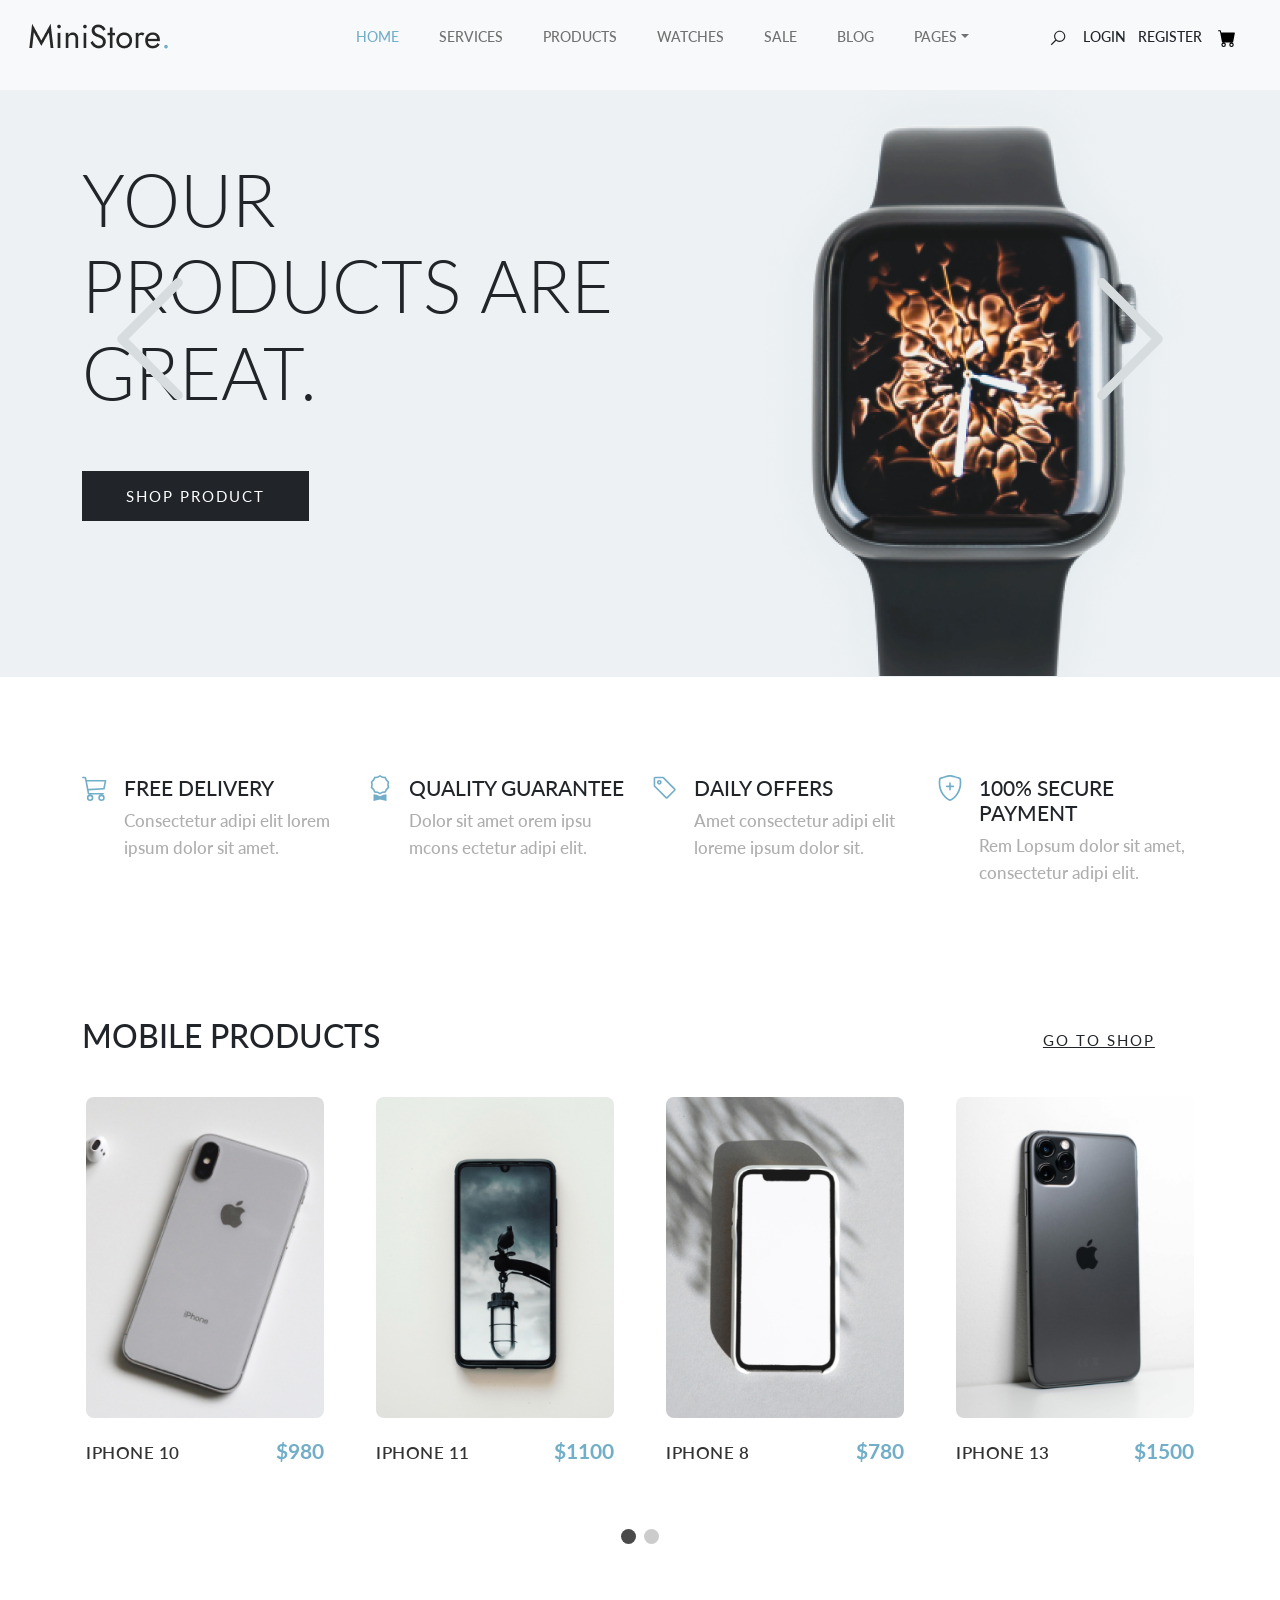
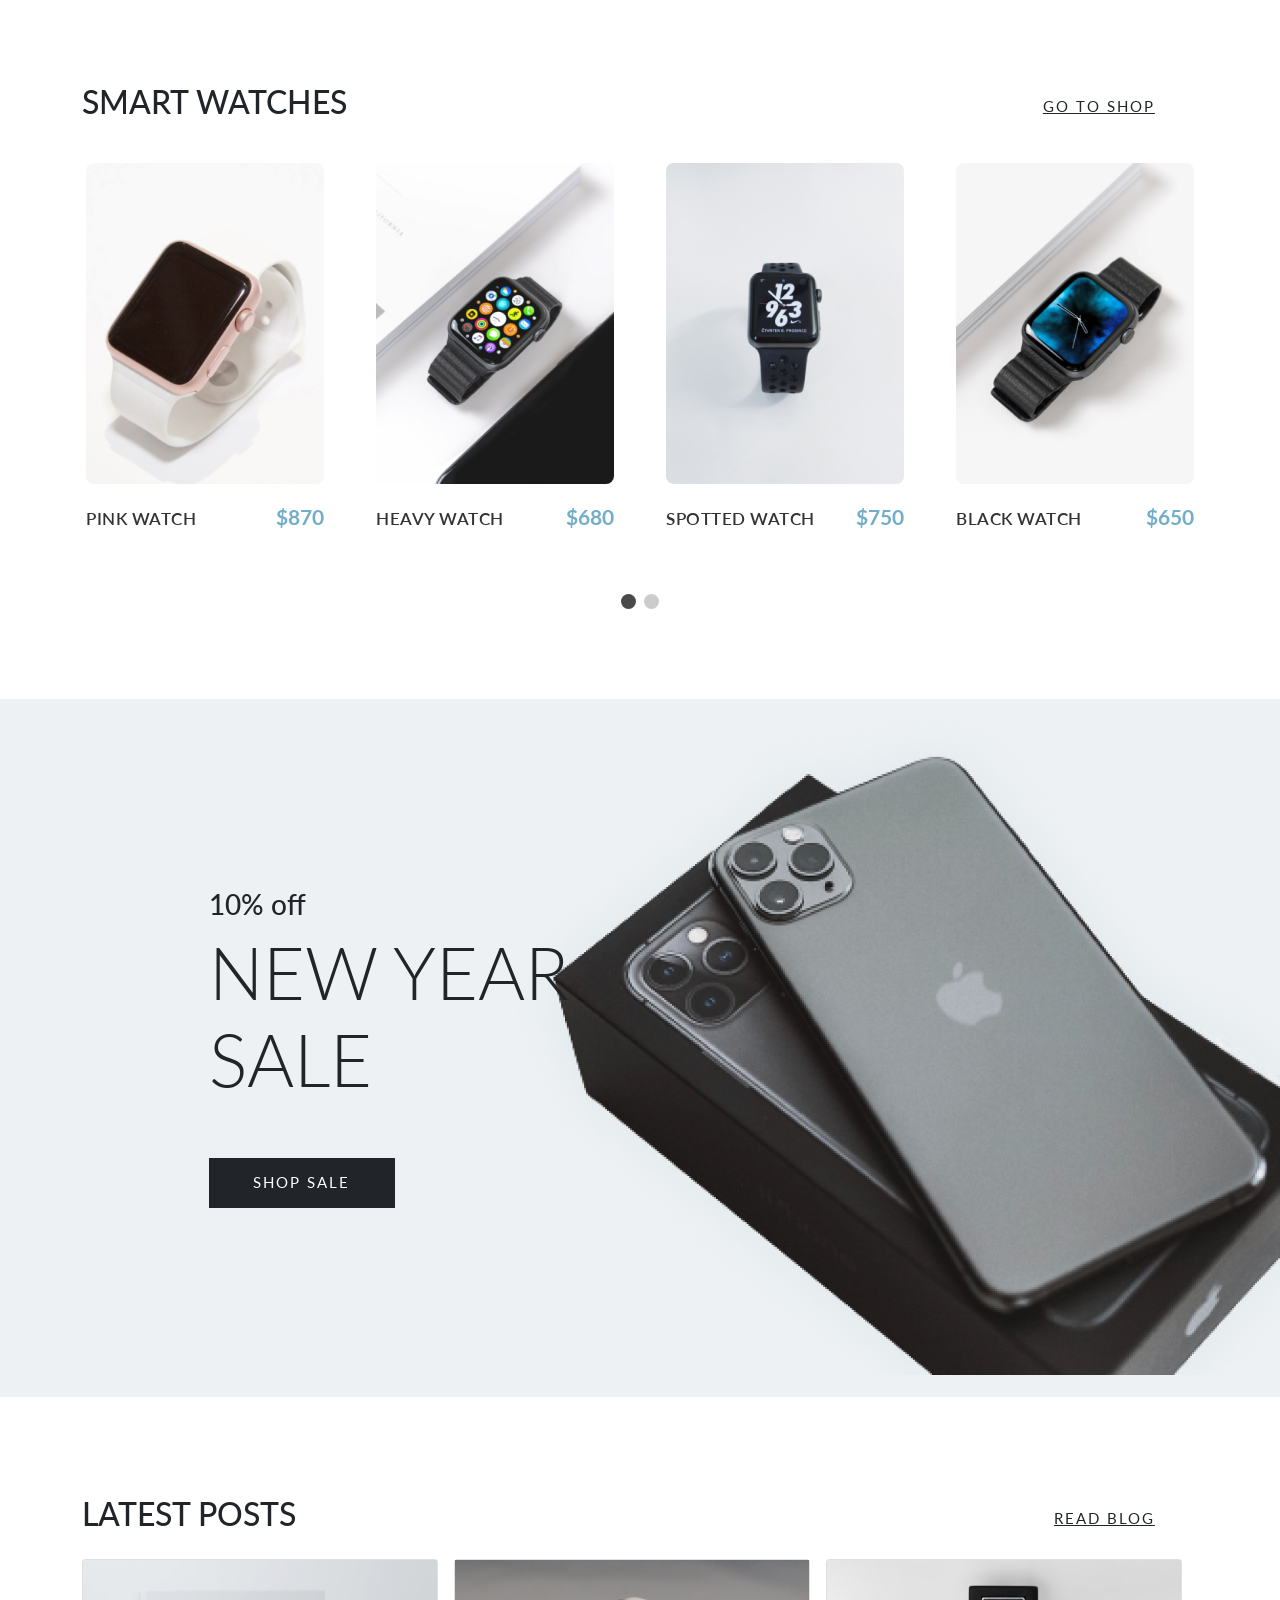
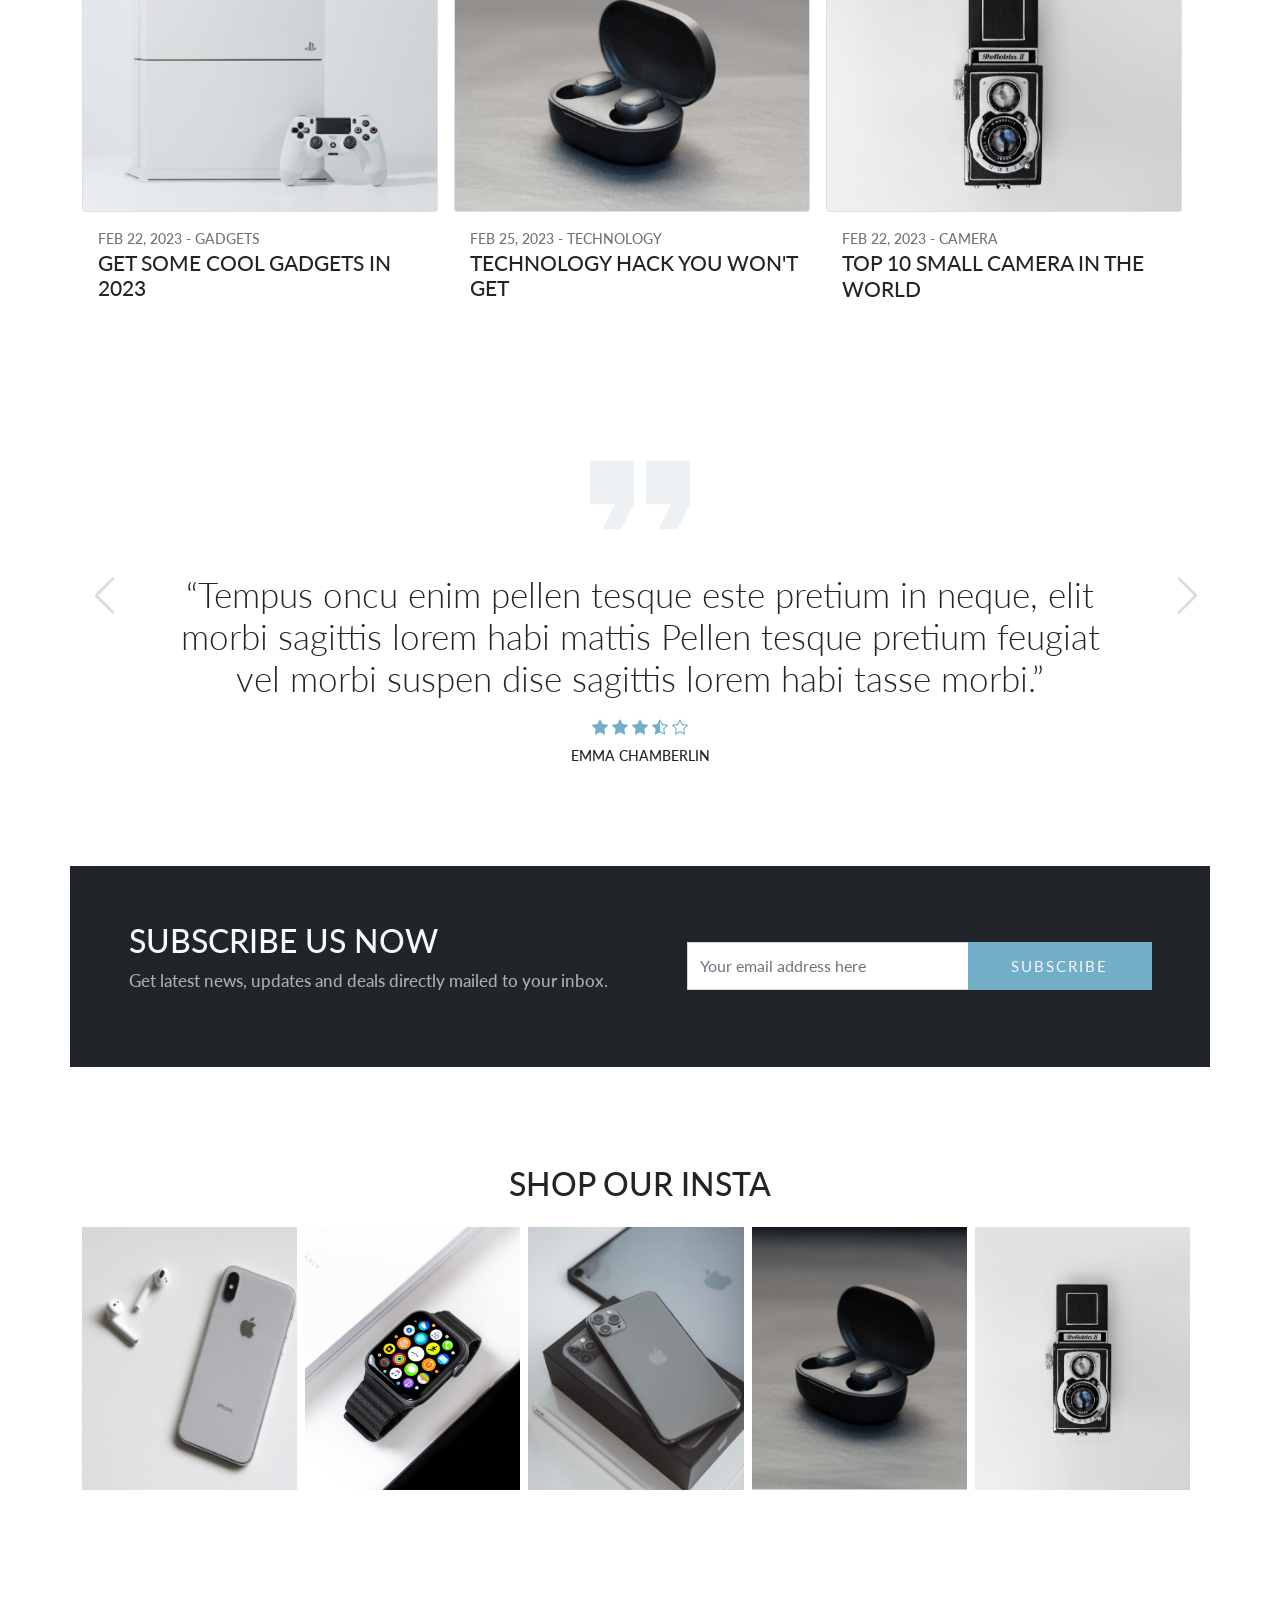
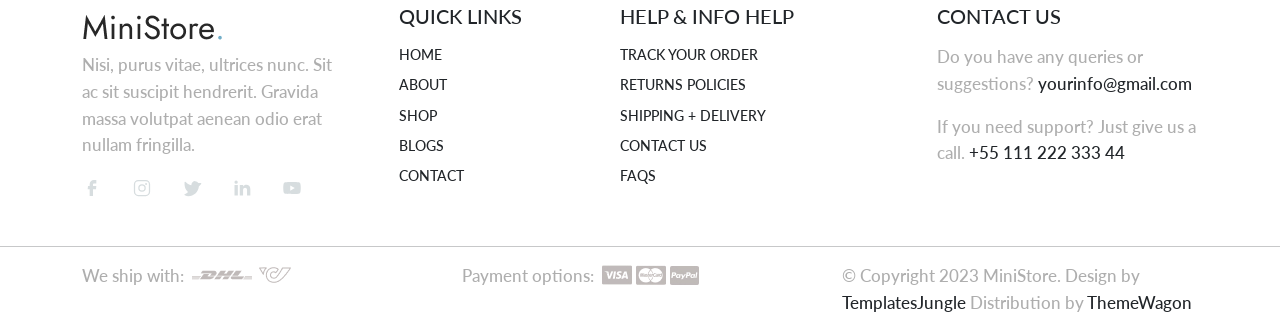
<file: ecom-fe/index.html>
<!DOCTYPE html>
<html>

<head>
  <title>Ministore</title>
  <meta charset="utf-8">
  <meta http-equiv="X-UA-Compatible" content="IE=edge">
  <meta name="viewport" content="width=device-width, initial-scale=1.0">
  <meta name="format-detection" content="telephone=no">
  <meta name="apple-mobile-web-app-capable" content="yes">
  <meta name="author" content="">
  <meta name="keywords" content="">
  <meta name="description" content="">
  <link rel="stylesheet" type="text/css" href="css/bootstrap.min.css">
  <link rel="stylesheet" type="text/css" href="style.css">
  <link rel="stylesheet" href="https://cdn.jsdelivr.net/npm/swiper@9/swiper-bundle.min.css" />
  <link rel="preconnect" href="https://fonts.googleapis.com">
  <link rel="preconnect" href="https://fonts.gstatic.com" crossorigin>
  <link href="https://fonts.googleapis.com/css2?family=Jost:wght@300;400;500&family=Lato:wght@300;400;700&display=swap"
    rel="stylesheet">
  <!-- script
    ================================================== -->
  <script src="js/modernizr.js"></script>
</head>

<body data-bs-spy="scroll" data-bs-target="#navbar" data-bs-root-margin="0px 0px -40%" data-bs-smooth-scroll="true"
  tabindex="0">
  <svg xmlns="http://www.w3.org/2000/svg" style="display: none;">
    <symbol id="search" xmlns="http://www.w3.org/2000/svg" viewBox="0 0 32 32">
      <title>Search</title>
      <path fill="currentColor"
        d="M19 3C13.488 3 9 7.488 9 13c0 2.395.84 4.59 2.25 6.313L3.281 27.28l1.439 1.44l7.968-7.969A9.922 9.922 0 0 0 19 23c5.512 0 10-4.488 10-10S24.512 3 19 3zm0 2c4.43 0 8 3.57 8 8s-3.57 8-8 8s-8-3.57-8-8s3.57-8 8-8z" />
    </symbol>
    <symbol xmlns="http://www.w3.org/2000/svg" id="user" viewBox="0 0 16 16">
      <path d="M3 14s-1 0-1-1 1-4 6-4 6 3 6 4-1 1-1 1H3Zm5-6a3 3 0 1 0 0-6 3 3 0 0 0 0 6Z" />
    </symbol>
    <symbol xmlns="http://www.w3.org/2000/svg" id="cart" viewBox="0 0 16 16">
      <path
        d="M0 1.5A.5.5 0 0 1 .5 1H2a.5.5 0 0 1 .485.379L2.89 3H14.5a.5.5 0 0 1 .491.592l-1.5 8A.5.5 0 0 1 13 12H4a.5.5 0 0 1-.491-.408L2.01 3.607 1.61 2H.5a.5.5 0 0 1-.5-.5zM5 12a2 2 0 1 0 0 4 2 2 0 0 0 0-4zm7 0a2 2 0 1 0 0 4 2 2 0 0 0 0-4zm-7 1a1 1 0 1 1 0 2 1 1 0 0 1 0-2zm7 0a1 1 0 1 1 0 2 1 1 0 0 1 0-2z" />
    </symbol>
    <svg xmlns="http://www.w3.org/2000/svg" id="chevron-left" viewBox="0 0 16 16">
      <path fill-rule="evenodd"
        d="M11.354 1.646a.5.5 0 0 1 0 .708L5.707 8l5.647 5.646a.5.5 0 0 1-.708.708l-6-6a.5.5 0 0 1 0-.708l6-6a.5.5 0 0 1 .708 0z" />
    </svg>
    <symbol xmlns="http://www.w3.org/2000/svg" id="chevron-right" viewBox="0 0 16 16">
      <path fill-rule="evenodd"
        d="M4.646 1.646a.5.5 0 0 1 .708 0l6 6a.5.5 0 0 1 0 .708l-6 6a.5.5 0 0 1-.708-.708L10.293 8 4.646 2.354a.5.5 0 0 1 0-.708z" />
    </symbol>
    <symbol xmlns="http://www.w3.org/2000/svg" id="cart-outline" viewBox="0 0 16 16">
      <path
        d="M0 1.5A.5.5 0 0 1 .5 1H2a.5.5 0 0 1 .485.379L2.89 3H14.5a.5.5 0 0 1 .49.598l-1 5a.5.5 0 0 1-.465.401l-9.397.472L4.415 11H13a.5.5 0 0 1 0 1H4a.5.5 0 0 1-.491-.408L2.01 3.607 1.61 2H.5a.5.5 0 0 1-.5-.5zM3.102 4l.84 4.479 9.144-.459L13.89 4H3.102zM5 12a2 2 0 1 0 0 4 2 2 0 0 0 0-4zm7 0a2 2 0 1 0 0 4 2 2 0 0 0 0-4zm-7 1a1 1 0 1 1 0 2 1 1 0 0 1 0-2zm7 0a1 1 0 1 1 0 2 1 1 0 0 1 0-2z" />
    </symbol>
    <symbol xmlns="http://www.w3.org/2000/svg" id="quality" viewBox="0 0 16 16">
      <path
        d="M9.669.864 8 0 6.331.864l-1.858.282-.842 1.68-1.337 1.32L2.6 6l-.306 1.854 1.337 1.32.842 1.68 1.858.282L8 12l1.669-.864 1.858-.282.842-1.68 1.337-1.32L13.4 6l.306-1.854-1.337-1.32-.842-1.68L9.669.864zm1.196 1.193.684 1.365 1.086 1.072L12.387 6l.248 1.506-1.086 1.072-.684 1.365-1.51.229L8 10.874l-1.355-.702-1.51-.229-.684-1.365-1.086-1.072L3.614 6l-.25-1.506 1.087-1.072.684-1.365 1.51-.229L8 1.126l1.356.702 1.509.229z" />
      <path d="M4 11.794V16l4-1 4 1v-4.206l-2.018.306L8 13.126 6.018 12.1 4 11.794z" />
    </symbol>
    <symbol xmlns="http://www.w3.org/2000/svg" id="price-tag" viewBox="0 0 16 16">
      <path d="M6 4.5a1.5 1.5 0 1 1-3 0 1.5 1.5 0 0 1 3 0zm-1 0a.5.5 0 1 0-1 0 .5.5 0 0 0 1 0z" />
      <path
        d="M2 1h4.586a1 1 0 0 1 .707.293l7 7a1 1 0 0 1 0 1.414l-4.586 4.586a1 1 0 0 1-1.414 0l-7-7A1 1 0 0 1 1 6.586V2a1 1 0 0 1 1-1zm0 5.586 7 7L13.586 9l-7-7H2v4.586z" />
    </symbol>
    <symbol xmlns="http://www.w3.org/2000/svg" id="shield-plus" viewBox="0 0 16 16">
      <path
        d="M5.338 1.59a61.44 61.44 0 0 0-2.837.856.481.481 0 0 0-.328.39c-.554 4.157.726 7.19 2.253 9.188a10.725 10.725 0 0 0 2.287 2.233c.346.244.652.42.893.533.12.057.218.095.293.118a.55.55 0 0 0 .101.025.615.615 0 0 0 .1-.025c.076-.023.174-.061.294-.118.24-.113.547-.29.893-.533a10.726 10.726 0 0 0 2.287-2.233c1.527-1.997 2.807-5.031 2.253-9.188a.48.48 0 0 0-.328-.39c-.651-.213-1.75-.56-2.837-.855C9.552 1.29 8.531 1.067 8 1.067c-.53 0-1.552.223-2.662.524zM5.072.56C6.157.265 7.31 0 8 0s1.843.265 2.928.56c1.11.3 2.229.655 2.887.87a1.54 1.54 0 0 1 1.044 1.262c.596 4.477-.787 7.795-2.465 9.99a11.775 11.775 0 0 1-2.517 2.453 7.159 7.159 0 0 1-1.048.625c-.28.132-.581.24-.829.24s-.548-.108-.829-.24a7.158 7.158 0 0 1-1.048-.625 11.777 11.777 0 0 1-2.517-2.453C1.928 10.487.545 7.169 1.141 2.692A1.54 1.54 0 0 1 2.185 1.43 62.456 62.456 0 0 1 5.072.56z" />
      <path
        d="M8 4.5a.5.5 0 0 1 .5.5v1.5H10a.5.5 0 0 1 0 1H8.5V9a.5.5 0 0 1-1 0V7.5H6a.5.5 0 0 1 0-1h1.5V5a.5.5 0 0 1 .5-.5z" />
    </symbol>
    <symbol xmlns="http://www.w3.org/2000/svg" id="star-fill" viewBox="0 0 16 16">
      <path
        d="M3.612 15.443c-.386.198-.824-.149-.746-.592l.83-4.73L.173 6.765c-.329-.314-.158-.888.283-.95l4.898-.696L7.538.792c.197-.39.73-.39.927 0l2.184 4.327 4.898.696c.441.062.612.636.282.95l-3.522 3.356.83 4.73c.078.443-.36.79-.746.592L8 13.187l-4.389 2.256z" />
    </symbol>
    <symbol xmlns="http://www.w3.org/2000/svg" id="star-empty" viewBox="0 0 16 16">
      <path
        d="M2.866 14.85c-.078.444.36.791.746.593l4.39-2.256 4.389 2.256c.386.198.824-.149.746-.592l-.83-4.73 3.522-3.356c.33-.314.16-.888-.282-.95l-4.898-.696L8.465.792a.513.513 0 0 0-.927 0L5.354 5.12l-4.898.696c-.441.062-.612.636-.283.95l3.523 3.356-.83 4.73zm4.905-2.767-3.686 1.894.694-3.957a.565.565 0 0 0-.163-.505L1.71 6.745l4.052-.576a.525.525 0 0 0 .393-.288L8 2.223l1.847 3.658a.525.525 0 0 0 .393.288l4.052.575-2.906 2.77a.565.565 0 0 0-.163.506l.694 3.957-3.686-1.894a.503.503 0 0 0-.461 0z" />
    </symbol>
    <symbol xmlns="http://www.w3.org/2000/svg" id="star-half" viewBox="0 0 16 16">
      <path
        d="M5.354 5.119 7.538.792A.516.516 0 0 1 8 .5c.183 0 .366.097.465.292l2.184 4.327 4.898.696A.537.537 0 0 1 16 6.32a.548.548 0 0 1-.17.445l-3.523 3.356.83 4.73c.078.443-.36.79-.746.592L8 13.187l-4.389 2.256a.52.52 0 0 1-.146.05c-.342.06-.668-.254-.6-.642l.83-4.73L.173 6.765a.55.55 0 0 1-.172-.403.58.58 0 0 1 .085-.302.513.513 0 0 1 .37-.245l4.898-.696zM8 12.027a.5.5 0 0 1 .232.056l3.686 1.894-.694-3.957a.565.565 0 0 1 .162-.505l2.907-2.77-4.052-.576a.525.525 0 0 1-.393-.288L8.001 2.223 8 2.226v9.8z" />
    </symbol>
    <symbol xmlns="http://www.w3.org/2000/svg" id="quote" viewBox="0 0 24 24">
      <path fill="currentColor" d="m15 17l2-4h-4V6h7v7l-2 4h-3Zm-9 0l2-4H4V6h7v7l-2 4H6Z" />
    </symbol>
    <symbol xmlns="http://www.w3.org/2000/svg" id="facebook" viewBox="0 0 24 24">
      <path fill="currentColor"
        d="M9.198 21.5h4v-8.01h3.604l.396-3.98h-4V7.5a1 1 0 0 1 1-1h3v-4h-3a5 5 0 0 0-5 5v2.01h-2l-.396 3.98h2.396v8.01Z" />
    </symbol>
    <symbol xmlns="http://www.w3.org/2000/svg" id="youtube" viewBox="0 0 32 32">
      <path fill="currentColor"
        d="M29.41 9.26a3.5 3.5 0 0 0-2.47-2.47C24.76 6.2 16 6.2 16 6.2s-8.76 0-10.94.59a3.5 3.5 0 0 0-2.47 2.47A36.13 36.13 0 0 0 2 16a36.13 36.13 0 0 0 .59 6.74a3.5 3.5 0 0 0 2.47 2.47c2.18.59 10.94.59 10.94.59s8.76 0 10.94-.59a3.5 3.5 0 0 0 2.47-2.47A36.13 36.13 0 0 0 30 16a36.13 36.13 0 0 0-.59-6.74ZM13.2 20.2v-8.4l7.27 4.2Z" />
    </symbol>
    <symbol xmlns="http://www.w3.org/2000/svg" id="twitter" viewBox="0 0 256 256">
      <path fill="currentColor"
        d="m245.66 77.66l-29.9 29.9C209.72 177.58 150.67 232 80 232c-14.52 0-26.49-2.3-35.58-6.84c-7.33-3.67-10.33-7.6-11.08-8.72a8 8 0 0 1 3.85-11.93c.26-.1 24.24-9.31 39.47-26.84a110.93 110.93 0 0 1-21.88-24.2c-12.4-18.41-26.28-50.39-22-98.18a8 8 0 0 1 13.65-4.92c.35.35 33.28 33.1 73.54 43.72V88a47.87 47.87 0 0 1 14.36-34.3A46.87 46.87 0 0 1 168.1 40a48.66 48.66 0 0 1 41.47 24H240a8 8 0 0 1 5.66 13.66Z" />
    </symbol>
    <symbol xmlns="http://www.w3.org/2000/svg" id="instagram" viewBox="0 0 256 256">
      <path fill="currentColor"
        d="M128 80a48 48 0 1 0 48 48a48.05 48.05 0 0 0-48-48Zm0 80a32 32 0 1 1 32-32a32 32 0 0 1-32 32Zm48-136H80a56.06 56.06 0 0 0-56 56v96a56.06 56.06 0 0 0 56 56h96a56.06 56.06 0 0 0 56-56V80a56.06 56.06 0 0 0-56-56Zm40 152a40 40 0 0 1-40 40H80a40 40 0 0 1-40-40V80a40 40 0 0 1 40-40h96a40 40 0 0 1 40 40ZM192 76a12 12 0 1 1-12-12a12 12 0 0 1 12 12Z" />
    </symbol>
    <symbol xmlns="http://www.w3.org/2000/svg" id="linkedin" viewBox="0 0 24 24">
      <path fill="currentColor"
        d="M6.94 5a2 2 0 1 1-4-.002a2 2 0 0 1 4 .002zM7 8.48H3V21h4V8.48zm6.32 0H9.34V21h3.94v-6.57c0-3.66 4.77-4 4.77 0V21H22v-7.93c0-6.17-7.06-5.94-8.72-2.91l.04-1.68z" />
    </symbol>
    <symbol xmlns="http://www.w3.org/2000/svg" id="nav-icon" viewBox="0 0 16 16">
      <path
        d="M14 10.5a.5.5 0 0 0-.5-.5h-3a.5.5 0 0 0 0 1h3a.5.5 0 0 0 .5-.5zm0-3a.5.5 0 0 0-.5-.5h-7a.5.5 0 0 0 0 1h7a.5.5 0 0 0 .5-.5zm0-3a.5.5 0 0 0-.5-.5h-11a.5.5 0 0 0 0 1h11a.5.5 0 0 0 .5-.5z" />
    </symbol>
    <symbol xmlns="http://www.w3.org/2000/svg" id="close" viewBox="0 0 16 16">
      <path
        d="M2.146 2.854a.5.5 0 1 1 .708-.708L8 7.293l5.146-5.147a.5.5 0 0 1 .708.708L8.707 8l5.147 5.146a.5.5 0 0 1-.708.708L8 8.707l-5.146 5.147a.5.5 0 0 1-.708-.708L7.293 8 2.146 2.854Z" />
    </symbol>
    <symbol xmlns="http://www.w3.org/2000/svg" id="navbar-icon" viewBox="0 0 16 16">
      <path
        d="M14 10.5a.5.5 0 0 0-.5-.5h-3a.5.5 0 0 0 0 1h3a.5.5 0 0 0 .5-.5zm0-3a.5.5 0 0 0-.5-.5h-7a.5.5 0 0 0 0 1h7a.5.5 0 0 0 .5-.5zm0-3a.5.5 0 0 0-.5-.5h-11a.5.5 0 0 0 0 1h11a.5.5 0 0 0 .5-.5z" />
    </symbol>
  </svg>

  <div class="search-popup">
    <div class="search-popup-container">

      <form role="search" method="get" class="search-form" action="">
        <input type="search" id="search-form" class="search-field" placeholder="Type and press enter" value=""
          name="s" />
        <button type="submit" class="search-submit"><svg class="search">
            <use xlink:href="#search"></use>
          </svg></button>
      </form>

      <h5 class="cat-list-title">Browse Categories</h5>

      <ul class="cat-list">
        <li class="cat-list-item">
          <a href="#" title="Mobile Phones">Mobile Phones</a>
        </li>
        <li class="cat-list-item">
          <a href="#" title="Smart Watches">Smart Watches</a>
        </li>
        <li class="cat-list-item">
          <a href="#" title="Headphones">Headphones</a>
        </li>
        <li class="cat-list-item">
          <a href="#" title="Accessories">Accessories</a>
        </li>
        <li class="cat-list-item">
          <a href="#" title="Monitors">Monitors</a>
        </li>
        <li class="cat-list-item">
          <a href="#" title="Speakers">Speakers</a>
        </li>
        <li class="cat-list-item">
          <a href="#" title="Memory Cards">Memory Cards</a>
        </li>
      </ul>

    </div>
  </div>

  <header id="header" class="site-header header-scrolled position-fixed text-black bg-light">
    <nav id="header-nav" class="navbar navbar-expand-lg px-3 mb-3">
      <div class="container-fluid">
        <a class="navbar-brand" href="index.html">
          <img src="images/main-logo.png" class="logo">
        </a>
        <button class="navbar-toggler d-flex d-lg-none order-3 p-2" type="button" data-bs-toggle="offcanvas"
          data-bs-target="#bdNavbar" aria-controls="bdNavbar" aria-expanded="false" aria-label="Toggle navigation">
          <svg class="navbar-icon">
            <use xlink:href="#navbar-icon"></use>
          </svg>
        </button>
        <div class="offcanvas offcanvas-end" tabindex="-1" id="bdNavbar" aria-labelledby="bdNavbarOffcanvasLabel">
          <div class="offcanvas-header px-4 pb-0">
            <a class="navbar-brand" href="index.html">
              <img src="images/main-logo.png" class="logo">
            </a>
            <button type="button" class="btn-close btn-close-black" data-bs-dismiss="offcanvas" aria-label="Close"
              data-bs-target="#bdNavbar"></button>
          </div>
          <div class="offcanvas-body">
            <ul id="navbar" class="navbar-nav text-uppercase justify-content-end align-items-center flex-grow-1 pe-3">
              <li class="nav-item">
                <a class="nav-link me-4 active" href="#billboard">Home</a>
              </li>
              <li class="nav-item">
                <a class="nav-link me-4" href="#company-services">Services</a>
              </li>
              <li class="nav-item">
                <a class="nav-link me-4" href="#mobile-products">Products</a>
              </li>
              <li class="nav-item">
                <a class="nav-link me-4" href="#smart-watches">Watches</a>
              </li>
              <li class="nav-item">
                <a class="nav-link me-4" href="#yearly-sale">Sale</a>
              </li>
              <li class="nav-item">
                <a class="nav-link me-4" href="#latest-blog">Blog</a>
              </li>
              <li class="nav-item dropdown">
                <a class="nav-link me-4 dropdown-toggle link-dark" data-bs-toggle="dropdown" href="#" role="button"
                  aria-expanded="false">Pages</a>
                <ul class="dropdown-menu">
                  <li>
                    <a href="about.html" class="dropdown-item">About</a>
                  </li>
                  <li>
                    <a href="blog.html" class="dropdown-item">Blog</a>
                  </li>
                  <li>
                    <a href="catalog.html" class="dropdown-item">Shop</a>
                  </li>
                  <li>
                    <a href="cart.html" class="dropdown-item">Cart</a>
                  </li>
                  <li>
                    <a href="checkout.html" class="dropdown-item">Checkout</a>
                  </li>
                  <li>
                    <a href="single-post.html" class="dropdown-item">Single Post</a>
                  </li>
                  <li>
                    <a href="single-product.html" class="dropdown-item">Single Product</a>
                  </li>
                  <li>
                    <a href="contact.html" class="dropdown-item">Contact</a>
                  </li>
                </ul>
              </li>
              <li class="nav-item">
                <div class="user-items ps-5">
                  <ul class="d-flex justify-content-end align-items-center list-unstyled mb-0">

                    <li class="search-item pe-3">
                      <a href="#" class="search-button text-dark">
                        <svg class="search">
                          <use xlink:href="#search"></use>
                        </svg>
                      </a>
                    </li>
                    <li class="pe-3" id="auth-section"></li>

                    <li class="position-relative">
                      <a href="cart.html" class="text-dark">
                        <svg class="cart">
                          <use xlink:href="#cart"></use>
                        </svg>
                      </a>
                    </li>

                  </ul>
                </div>
              </li>
            </ul>
          </div>
        </div>
      </div>
    </nav>
  </header>

  <section id="billboard" class="position-relative overflow-hidden bg-light-blue">
    <div class="swiper main-swiper">
      <div class="swiper-wrapper">
        <div class="swiper-slide">
          <div class="container">
            <div class="row d-flex align-items-center">
              <div class="col-md-6">
                <div class="banner-content">
                  <h1 class="display-2 text-uppercase text-dark pb-5">Your Products Are Great.</h1>
                  <a href="catalog.html" class="btn btn-medium btn-dark text-uppercase btn-rounded-none">Shop
                    Product</a>
                </div>
              </div>
              <div class="col-md-5">
                <div class="image-holder">
                  <img src="images/banner-image.png" alt="banner">
                </div>
              </div>
            </div>
          </div>
        </div>
        <div class="swiper-slide">
          <div class="container">
            <div class="row d-flex flex-wrap align-items-center">
              <div class="col-md-6">
                <div class="banner-content">
                  <h1 class="display-2 text-uppercase text-dark pb-5">Technology Hack You Won't Get</h1>
                  <a href="catalog.html" class="btn btn-medium btn-dark text-uppercase btn-rounded-none">Shop
                    Product</a>
                </div>
              </div>
              <div class="col-md-5">
                <div class="image-holder">
                  <img src="images/banner-image.png" alt="banner">
                </div>
              </div>
            </div>
          </div>
        </div>
      </div>
    </div>
    <div class="swiper-icon swiper-arrow swiper-arrow-prev">
      <svg class="chevron-left">
        <use xlink:href="#chevron-left" />
      </svg>
    </div>
    <div class="swiper-icon swiper-arrow swiper-arrow-next">
      <svg class="chevron-right">
        <use xlink:href="#chevron-right" />
      </svg>
    </div>
  </section>
  <section id="company-services" class="padding-large">
    <div class="container">
      <div class="row">
        <div class="col-lg-3 col-md-6 pb-3">
          <div class="icon-box d-flex">
            <div class="icon-box-icon pe-3 pb-3">
              <svg class="cart-outline">
                <use xlink:href="#cart-outline" />
              </svg>
            </div>
            <div class="icon-box-content">
              <h3 class="card-title text-uppercase text-dark">Free delivery</h3>
              <p>Consectetur adipi elit lorem ipsum dolor sit amet.</p>
            </div>
          </div>
        </div>
        <div class="col-lg-3 col-md-6 pb-3">
          <div class="icon-box d-flex">
            <div class="icon-box-icon pe-3 pb-3">
              <svg class="quality">
                <use xlink:href="#quality" />
              </svg>
            </div>
            <div class="icon-box-content">
              <h3 class="card-title text-uppercase text-dark">Quality guarantee</h3>
              <p>Dolor sit amet orem ipsu mcons ectetur adipi elit.</p>
            </div>
          </div>
        </div>
        <div class="col-lg-3 col-md-6 pb-3">
          <div class="icon-box d-flex">
            <div class="icon-box-icon pe-3 pb-3">
              <svg class="price-tag">
                <use xlink:href="#price-tag" />
              </svg>
            </div>
            <div class="icon-box-content">
              <h3 class="card-title text-uppercase text-dark">Daily offers</h3>
              <p>Amet consectetur adipi elit loreme ipsum dolor sit.</p>
            </div>
          </div>
        </div>
        <div class="col-lg-3 col-md-6 pb-3">
          <div class="icon-box d-flex">
            <div class="icon-box-icon pe-3 pb-3">
              <svg class="shield-plus">
                <use xlink:href="#shield-plus" />
              </svg>
            </div>
            <div class="icon-box-content">
              <h3 class="card-title text-uppercase text-dark">100% secure payment</h3>
              <p>Rem Lopsum dolor sit amet, consectetur adipi elit.</p>
            </div>
          </div>
        </div>
      </div>
    </div>
  </section>
  <section id="mobile-products" class="product-store position-relative padding-large no-padding-top">
    <div class="container">
      <div class="row">
        <div class="display-header d-flex justify-content-between pb-3">
          <h2 class="display-7 text-dark text-uppercase">Mobile Products</h2>
          <div class="btn-right">
            <a href="catalog.html" class="btn btn-medium btn-normal text-uppercase">Go to Shop</a>
          </div>
        </div>
        <div class="swiper product-swiper">
          <div class="swiper-wrapper">
            <div class="swiper-slide">
              <div class="product-card position-relative">
                <div class="image-holder">
                  <img src="images/product-item1.jpg" alt="product-item" class="img-fluid">
                </div>
                <div class="cart-concern position-absolute">
                  <div class="cart-button d-flex">
                    <a href="#" class="btn btn-medium btn-black">Add to Cart<svg class="cart-outline">
                        <use xlink:href="#cart-outline"></use>
                      </svg></a>
                  </div>
                </div>
                <div class="card-detail d-flex justify-content-between align-items-baseline pt-3">
                  <h3 class="card-title text-uppercase">
                    <a href="#">Iphone 10</a>
                  </h3>
                  <span class="item-price text-primary">$980</span>
                </div>
              </div>
            </div>
            <div class="swiper-slide">
              <div class="product-card position-relative">
                <div class="image-holder">
                  <img src="images/product-item2.jpg" alt="product-item" class="img-fluid">
                </div>
                <div class="cart-concern position-absolute">
                  <div class="cart-button d-flex">
                    <a href="#" class="btn btn-medium btn-black">Add to Cart<svg class="cart-outline">
                        <use xlink:href="#cart-outline"></use>
                      </svg></a>
                  </div>
                </div>
                <div class="card-detail d-flex justify-content-between align-items-baseline pt-3">
                  <h3 class="card-title text-uppercase">
                    <a href="#">Iphone 11</a>
                  </h3>
                  <span class="item-price text-primary">$1100</span>
                </div>
              </div>
            </div>
            <div class="swiper-slide">
              <div class="product-card position-relative">
                <div class="image-holder">
                  <img src="images/product-item3.jpg" alt="product-item" class="img-fluid">
                </div>
                <div class="cart-concern position-absolute">
                  <div class="cart-button d-flex">
                    <a href="#" class="btn btn-medium btn-black">Add to Cart<svg class="cart-outline">
                        <use xlink:href="#cart-outline"></use>
                      </svg></a>
                  </div>
                </div>
                <div class="card-detail d-flex justify-content-between align-items-baseline pt-3">
                  <h3 class="card-title text-uppercase">
                    <a href="#">Iphone 8</a>
                  </h3>
                  <span class="item-price text-primary">$780</span>
                </div>
              </div>
            </div>
            <div class="swiper-slide">
              <div class="product-card position-relative">
                <div class="image-holder">
                  <img src="images/product-item4.jpg" alt="product-item" class="img-fluid">
                </div>
                <div class="cart-concern position-absolute">
                  <div class="cart-button d-flex">
                    <a href="#" class="btn btn-medium btn-black">Add to Cart<svg class="cart-outline">
                        <use xlink:href="#cart-outline"></use>
                      </svg></a>
                  </div>
                </div>
                <div class="card-detail d-flex justify-content-between align-items-baseline pt-3">
                  <h3 class="card-title text-uppercase">
                    <a href="#">Iphone 13</a>
                  </h3>
                  <span class="item-price text-primary">$1500</span>
                </div>
              </div>
            </div>
            <div class="swiper-slide">
              <div class="product-card position-relative">
                <div class="image-holder">
                  <img src="images/product-item5.jpg" alt="product-item" class="img-fluid">
                </div>
                <div class="cart-concern position-absolute">
                  <div class="cart-button d-flex">
                    <a href="#" class="btn btn-medium btn-black">Add to Cart<svg class="cart-outline">
                        <use xlink:href="#cart-outline"></use>
                      </svg></a>
                  </div>
                </div>
                <div class="card-detail d-flex justify-content-between align-items-baseline pt-3">
                  <h3 class="card-title text-uppercase">
                    <a href="#">Iphone 12</a>
                  </h3>
                  <span class="item-price text-primary">$1300</span>
                </div>
              </div>
            </div>
          </div>
        </div>
      </div>
    </div>
    <div class="swiper-pagination position-absolute text-center"></div>
  </section>
  <section id="smart-watches" class="product-store padding-large position-relative">
    <div class="container">
      <div class="row">
        <div class="display-header d-flex justify-content-between pb-3">
          <h2 class="display-7 text-dark text-uppercase">Smart Watches</h2>
          <div class="btn-right">
            <a href="catalog.html" class="btn btn-medium btn-normal text-uppercase">Go to Shop</a>
          </div>
        </div>
        <div class="swiper product-watch-swiper">
          <div class="swiper-wrapper">
            <div class="swiper-slide">
              <div class="product-card position-relative">
                <div class="image-holder">
                  <img src="images/product-item6.jpg" alt="product-item" class="img-fluid">
                </div>
                <div class="cart-concern position-absolute">
                  <div class="cart-button d-flex">
                    <a href="#" class="btn btn-medium btn-black">Add to Cart<svg class="cart-outline">
                        <use xlink:href="#cart-outline"></use>
                      </svg></a>
                  </div>
                </div>
                <div class="card-detail d-flex justify-content-between align-items-baseline pt-3">
                  <h3 class="card-title text-uppercase">
                    <a href="#">Pink watch</a>
                  </h3>
                  <span class="item-price text-primary">$870</span>
                </div>
              </div>
            </div>
            <div class="swiper-slide">
              <div class="product-card position-relative">
                <div class="image-holder">
                  <img src="images/product-item7.jpg" alt="product-item" class="img-fluid">
                </div>
                <div class="cart-concern position-absolute">
                  <div class="cart-button d-flex">
                    <a href="#" class="btn btn-medium btn-black">Add to Cart<svg class="cart-outline">
                        <use xlink:href="#cart-outline"></use>
                      </svg></a>
                  </div>
                </div>
                <div class="card-detail d-flex justify-content-between align-items-baseline pt-3">
                  <h3 class="card-title text-uppercase">
                    <a href="#">Heavy watch</a>
                  </h3>
                  <span class="item-price text-primary">$680</span>
                </div>
              </div>
            </div>
            <div class="swiper-slide">
              <div class="product-card position-relative">
                <div class="image-holder">
                  <img src="images/product-item8.jpg" alt="product-item" class="img-fluid">
                </div>
                <div class="cart-concern position-absolute">
                  <div class="cart-button d-flex">
                    <a href="#" class="btn btn-medium btn-black">Add to Cart<svg class="cart-outline">
                        <use xlink:href="#cart-outline"></use>
                      </svg></a>
                  </div>
                </div>
                <div class="card-detail d-flex justify-content-between align-items-baseline pt-3">
                  <h3 class="card-title text-uppercase">
                    <a href="#">spotted watch</a>
                  </h3>
                  <span class="item-price text-primary">$750</span>
                </div>
              </div>
            </div>
            <div class="swiper-slide">
              <div class="product-card position-relative">
                <div class="image-holder">
                  <img src="images/product-item9.jpg" alt="product-item" class="img-fluid">
                </div>
                <div class="cart-concern position-absolute">
                  <div class="cart-button d-flex">
                    <a href="#" class="btn btn-medium btn-black">Add to Cart<svg class="cart-outline">
                        <use xlink:href="#cart-outline"></use>
                      </svg></a>
                  </div>
                </div>
                <div class="card-detail d-flex justify-content-between align-items-baseline pt-3">
                  <h3 class="card-title text-uppercase">
                    <a href="#">black watch</a>
                  </h3>
                  <span class="item-price text-primary">$650</span>
                </div>
              </div>
            </div>
            <div class="swiper-slide">
              <div class="product-card position-relative">
                <div class="image-holder">
                  <img src="images/product-item10.jpg" alt="product-item" class="img-fluid">
                </div>
                <div class="cart-concern position-absolute">
                  <div class="cart-button d-flex">
                    <a href="#" class="btn btn-medium btn-black">Add to Cart<svg class="cart-outline">
                        <use xlink:href="#cart-outline"></use>
                      </svg></a>
                  </div>
                </div>
                <div class="card-detail d-flex justify-content-between pt-3">
                  <h3 class="card-title text-uppercase">
                    <a href="#">black watch</a>
                  </h3>
                  <span class="item-price text-primary">$750</span>
                </div>
              </div>
            </div>
          </div>
        </div>
      </div>
    </div>
    <div class="swiper-pagination position-absolute text-center"></div>
  </section>
  <section id="yearly-sale" class="bg-light-blue overflow-hidden mt-5 padding-xlarge"
    style="background-image: url('images/single-image1.png');background-position: right; background-repeat: no-repeat;">
    <div class="row d-flex flex-wrap align-items-center">
      <div class="col-md-6 col-sm-12">
        <div class="text-content offset-4 padding-medium">
          <h3>10% off</h3>
          <h2 class="display-2 pb-5 text-uppercase text-dark">New year sale</h2>
          <a href="catalog.html" class="btn btn-medium btn-dark text-uppercase btn-rounded-none">Shop Sale</a>
        </div>
      </div>
      <div class="col-md-6 col-sm-12">

      </div>
    </div>
  </section>
  <section id="latest-blog" class="padding-large">
    <div class="container">
      <div class="row">
        <div class="display-header d-flex justify-content-between pb-3">
          <h2 class="display-7 text-dark text-uppercase">Latest Posts</h2>
          <div class="btn-right">
            <a href="blog.html" class="btn btn-medium btn-normal text-uppercase">Read Blog</a>
          </div>
        </div>
        <div class="post-grid d-flex flex-wrap justify-content-between">
          <div class="col-lg-4 col-sm-12">
            <div class="card border-none me-3">
              <div class="card-image">
                <img src="images/post-item1.jpg" alt="" class="img-fluid">
              </div>
            </div>
            <div class="card-body text-uppercase">
              <div class="card-meta text-muted">
                <span class="meta-date">feb 22, 2023</span>
                <span class="meta-category">- Gadgets</span>
              </div>
              <h3 class="card-title">
                <a href="#">Get some cool gadgets in 2023</a>
              </h3>
            </div>
          </div>
          <div class="col-lg-4 col-sm-12">
            <div class="card border-none me-3">
              <div class="card-image">
                <img src="images/post-item2.jpg" alt="" class="img-fluid">
              </div>
            </div>
            <div class="card-body text-uppercase">
              <div class="card-meta text-muted">
                <span class="meta-date">feb 25, 2023</span>
                <span class="meta-category">- Technology</span>
              </div>
              <h3 class="card-title">
                <a href="#">Technology Hack You Won't Get</a>
              </h3>
            </div>
          </div>
          <div class="col-lg-4 col-sm-12">
            <div class="card border-none me-3">
              <div class="card-image">
                <img src="images/post-item3.jpg" alt="" class="img-fluid">
              </div>
            </div>
            <div class="card-body text-uppercase">
              <div class="card-meta text-muted">
                <span class="meta-date">feb 22, 2023</span>
                <span class="meta-category">- Camera</span>
              </div>
              <h3 class="card-title">
                <a href="#">Top 10 Small Camera In The World</a>
              </h3>
            </div>
          </div>
        </div>
      </div>
    </div>
  </section>
  <section id="testimonials" class="position-relative">
    <div class="container">
      <div class="row">
        <div class="review-content position-relative">
          <div class="swiper-icon swiper-arrow swiper-arrow-prev position-absolute d-flex align-items-center">
            <svg class="chevron-left">
              <use xlink:href="#chevron-left" />
            </svg>
          </div>
          <div class="swiper testimonial-swiper">
            <div class="quotation text-center">
              <svg class="quote">
                <use xlink:href="#quote" />
              </svg>
            </div>
            <div class="swiper-wrapper">
              <div class="swiper-slide text-center d-flex justify-content-center">
                <div class="review-item col-md-10">
                  <i class="icon icon-review"></i>
                  <blockquote>“Tempus oncu enim pellen tesque este pretium in neque, elit morbi sagittis lorem habi
                    mattis Pellen tesque pretium feugiat vel morbi suspen dise sagittis lorem habi tasse morbi.”
                  </blockquote>
                  <div class="rating">
                    <svg class="star star-fill">
                      <use xlink:href="#star-fill"></use>
                    </svg>
                    <svg class="star star-fill">
                      <use xlink:href="#star-fill"></use>
                    </svg>
                    <svg class="star star-fill">
                      <use xlink:href="#star-fill"></use>
                    </svg>
                    <svg class="star star-half">
                      <use xlink:href="#star-half"></use>
                    </svg>
                    <svg class="star star-empty">
                      <use xlink:href="#star-empty"></use>
                    </svg>
                  </div>
                  <div class="author-detail">
                    <div class="name text-dark text-uppercase pt-2">Emma Chamberlin</div>
                  </div>
                </div>
              </div>
              <div class="swiper-slide text-center d-flex justify-content-center">
                <div class="review-item col-md-10">
                  <i class="icon icon-review"></i>
                  <blockquote>“A blog is a digital publication that can complement a website or exist independently. A
                    blog may include articles, short posts, listicles, infographics, videos, and other digital content.”
                  </blockquote>
                  <div class="rating">
                    <svg class="star star-fill">
                      <use xlink:href="#star-fill"></use>
                    </svg>
                    <svg class="star star-fill">
                      <use xlink:href="#star-fill"></use>
                    </svg>
                    <svg class="star star-fill">
                      <use xlink:href="#star-fill"></use>
                    </svg>
                    <svg class="star star-half">
                      <use xlink:href="#star-half"></use>
                    </svg>
                    <svg class="star star-empty">
                      <use xlink:href="#star-empty"></use>
                    </svg>
                  </div>
                  <div class="author-detail">
                    <div class="name text-dark text-uppercase pt-2">Jennie Rose</div>
                  </div>
                </div>
              </div>
            </div>
          </div>
          <div class="swiper-icon swiper-arrow swiper-arrow-next position-absolute d-flex align-items-center">
            <svg class="chevron-right">
              <use xlink:href="#chevron-right" />
            </svg>
          </div>
        </div>
      </div>
    </div>
    <div class="swiper-pagination"></div>
  </section>
  <section id="subscribe" class="container-grid padding-large position-relative overflow-hidden">
    <div class="container">
      <div class="row">
        <div
          class="subscribe-content bg-dark d-flex flex-wrap justify-content-center align-items-center padding-medium">
          <div class="col-md-6 col-sm-12">
            <div class="display-header pe-3">
              <h2 class="display-7 text-uppercase text-light">Subscribe Us Now</h2>
              <p>Get latest news, updates and deals directly mailed to your inbox.</p>
            </div>
          </div>
          <div class="col-md-5 col-sm-12">
            <form class="subscription-form validate">
              <div class="input-group flex-wrap">
                <input class="form-control btn-rounded-none" type="email" name="EMAIL"
                  placeholder="Your email address here" required="">
                <button class="btn btn-medium btn-primary text-uppercase btn-rounded-none" type="submit"
                  name="subscribe">Subscribe</button>
              </div>
            </form>
          </div>
        </div>
      </div>
    </div>
  </section>
  <section id="instagram" class="padding-large overflow-hidden no-padding-top">
    <div class="container">
      <div class="row">
        <div class="display-header text-uppercase text-dark text-center pb-3">
          <h2 class="display-7">Shop Our Insta</h2>
        </div>
        <div class="d-flex flex-wrap">
          <figure class="instagram-item pe-2">
            <a href="https://templatesjungle.com/" class="image-link position-relative">
              <img src="images/insta-item1.jpg" alt="instagram" class="insta-image">
              <div class="icon-overlay position-absolute d-flex justify-content-center">
                <svg class="instagram">
                  <use xlink:href="#instagram"></use>
                </svg>
              </div>
            </a>
          </figure>
          <figure class="instagram-item pe-2">
            <a href="https://templatesjungle.com/" class="image-link position-relative">
              <img src="images/insta-item2.jpg" alt="instagram" class="insta-image">
              <div class="icon-overlay position-absolute d-flex justify-content-center">
                <svg class="instagram">
                  <use xlink:href="#instagram"></use>
                </svg>
              </div>
            </a>
          </figure>
          <figure class="instagram-item pe-2">
            <a href="https://templatesjungle.com/" class="image-link position-relative">
              <img src="images/insta-item3.jpg" alt="instagram" class="insta-image">
              <div class="icon-overlay position-absolute d-flex justify-content-center">
                <svg class="instagram">
                  <use xlink:href="#instagram"></use>
                </svg>
              </div>
            </a>
          </figure>
          <figure class="instagram-item pe-2">
            <a href="https://templatesjungle.com/" class="image-link position-relative">
              <img src="images/insta-item4.jpg" alt="instagram" class="insta-image">
              <div class="icon-overlay position-absolute d-flex justify-content-center">
                <svg class="instagram">
                  <use xlink:href="#instagram"></use>
                </svg>
              </div>
            </a>
          </figure>
          <figure class="instagram-item pe-2">
            <a href="https://templatesjungle.com/" class="image-link position-relative">
              <img src="images/insta-item5.jpg" alt="instagram" class="insta-image">
              <div class="icon-overlay position-absolute d-flex justify-content-center">
                <svg class="instagram">
                  <use xlink:href="#instagram"></use>
                </svg>
              </div>
            </a>
          </figure>
        </div>
      </div>
    </div>
  </section>
  <footer id="footer" class="overflow-hidden">
    <div class="container">
      <div class="row">
        <div class="footer-top-area">
          <div class="row d-flex flex-wrap justify-content-between">
            <div class="col-lg-3 col-sm-6 pb-3">
              <div class="footer-menu">
                <img src="images/main-logo.png" alt="logo">
                <p>Nisi, purus vitae, ultrices nunc. Sit ac sit suscipit hendrerit. Gravida massa volutpat aenean odio
                  erat nullam fringilla.</p>
                <div class="social-links">
                  <ul class="d-flex list-unstyled">
                    <li>
                      <a href="#">
                        <svg class="facebook">
                          <use xlink:href="#facebook" />
                        </svg>
                      </a>
                    </li>
                    <li>
                      <a href="#">
                        <svg class="instagram">
                          <use xlink:href="#instagram" />
                        </svg>
                      </a>
                    </li>
                    <li>
                      <a href="#">
                        <svg class="twitter">
                          <use xlink:href="#twitter" />
                        </svg>
                      </a>
                    </li>
                    <li>
                      <a href="#">
                        <svg class="linkedin">
                          <use xlink:href="#linkedin" />
                        </svg>
                      </a>
                    </li>
                    <li>
                      <a href="#">
                        <svg class="youtube">
                          <use xlink:href="#youtube" />
                        </svg>
                      </a>
                    </li>
                  </ul>
                </div>
              </div>
            </div>
            <div class="col-lg-2 col-sm-6 pb-3">
              <div class="footer-menu text-uppercase">
                <h5 class="widget-title pb-2">Quick Links</h5>
                <ul class="menu-list list-unstyled text-uppercase">
                  <li class="menu-item pb-2">
                    <a href="#">Home</a>
                  </li>
                  <li class="menu-item pb-2">
                    <a href="#">About</a>
                  </li>
                  <li class="menu-item pb-2">
                    <a href="#">Shop</a>
                  </li>
                  <li class="menu-item pb-2">
                    <a href="#">Blogs</a>
                  </li>
                  <li class="menu-item pb-2">
                    <a href="#">Contact</a>
                  </li>
                </ul>
              </div>
            </div>
            <div class="col-lg-3 col-sm-6 pb-3">
              <div class="footer-menu text-uppercase">
                <h5 class="widget-title pb-2">Help & Info Help</h5>
                <ul class="menu-list list-unstyled">
                  <li class="menu-item pb-2">
                    <a href="#">Track Your Order</a>
                  </li>
                  <li class="menu-item pb-2">
                    <a href="#">Returns Policies</a>
                  </li>
                  <li class="menu-item pb-2">
                    <a href="#">Shipping + Delivery</a>
                  </li>
                  <li class="menu-item pb-2">
                    <a href="#">Contact Us</a>
                  </li>
                  <li class="menu-item pb-2">
                    <a href="#">Faqs</a>
                  </li>
                </ul>
              </div>
            </div>
            <div class="col-lg-3 col-sm-6 pb-3">
              <div class="footer-menu contact-item">
                <h5 class="widget-title text-uppercase pb-2">Contact Us</h5>
                <p>Do you have any queries or suggestions? <a href="mailto:">yourinfo@gmail.com</a>
                </p>
                <p>If you need support? Just give us a call. <a href="">+55 111 222 333 44</a>
                </p>
              </div>
            </div>
          </div>
        </div>
      </div>
    </div>
    <hr>
  </footer>
  <div id="footer-bottom">
    <div class="container">
      <div class="row d-flex flex-wrap justify-content-between">
        <div class="col-md-4 col-sm-6">
          <div class="Shipping d-flex">
            <p>We ship with:</p>
            <div class="card-wrap ps-2">
              <img src="images/dhl.png" alt="visa">
              <img src="images/shippingcard.png" alt="mastercard">
            </div>
          </div>
        </div>
        <div class="col-md-4 col-sm-6">
          <div class="payment-method d-flex">
            <p>Payment options:</p>
            <div class="card-wrap ps-2">
              <img src="images/visa.jpg" alt="visa">
              <img src="images/mastercard.jpg" alt="mastercard">
              <img src="images/paypal.jpg" alt="paypal">
            </div>
          </div>
        </div>
        <div class="col-md-4 col-sm-6">
          <div class="copyright">
            <p>© Copyright 2023 MiniStore. Design by <a href="https://templatesjungle.com/">TemplatesJungle</a>
              Distribution by <a href="https://themewagon.com">ThemeWagon</a>
            </p>
          </div>
        </div>
      </div>
    </div>
  </div>
  <script src="js/jquery-1.11.0.min.js"></script>
  <script src="https://cdn.jsdelivr.net/npm/swiper/swiper-bundle.min.js"></script>
  <script type="text/javascript" src="js/bootstrap.bundle.min.js"></script>
  <script type="text/javascript" src="js/plugins.js"></script>
  <script type="text/javascript" src="js/script.js"></script>
</body>

</html>

<script>
  function getToken() {
    return localStorage.getItem("token");
  }

  function requireLogin() {
    const token = getToken();
    if (!token) {
      alert("Please login first");
      window.location.href = "login.html";
      return null;
    }
    return token;
  }

  function setupAuthUI() {
    const authSection = document.getElementById("auth-section");
    const token = getToken();

    if (token) {
      authSection.innerHTML = `
      <a href="user-info.html" class="text-dark">Profile</a>
      <a href="#" id="logout-btn" class="text-dark ms-2">Logout</a>
    `;

      document.getElementById("logout-btn").addEventListener("click", (e) => {
        e.preventDefault();
        localStorage.removeItem("token");
        location.reload();
      });

    } else {
      authSection.innerHTML = `
      <a href="login.html" class="text-dark">Login</a>
      <a href="register.html" class="text-dark ms-2">Register</a>
    `;
    }
  }

  setupAuthUI();
</script>
</file>
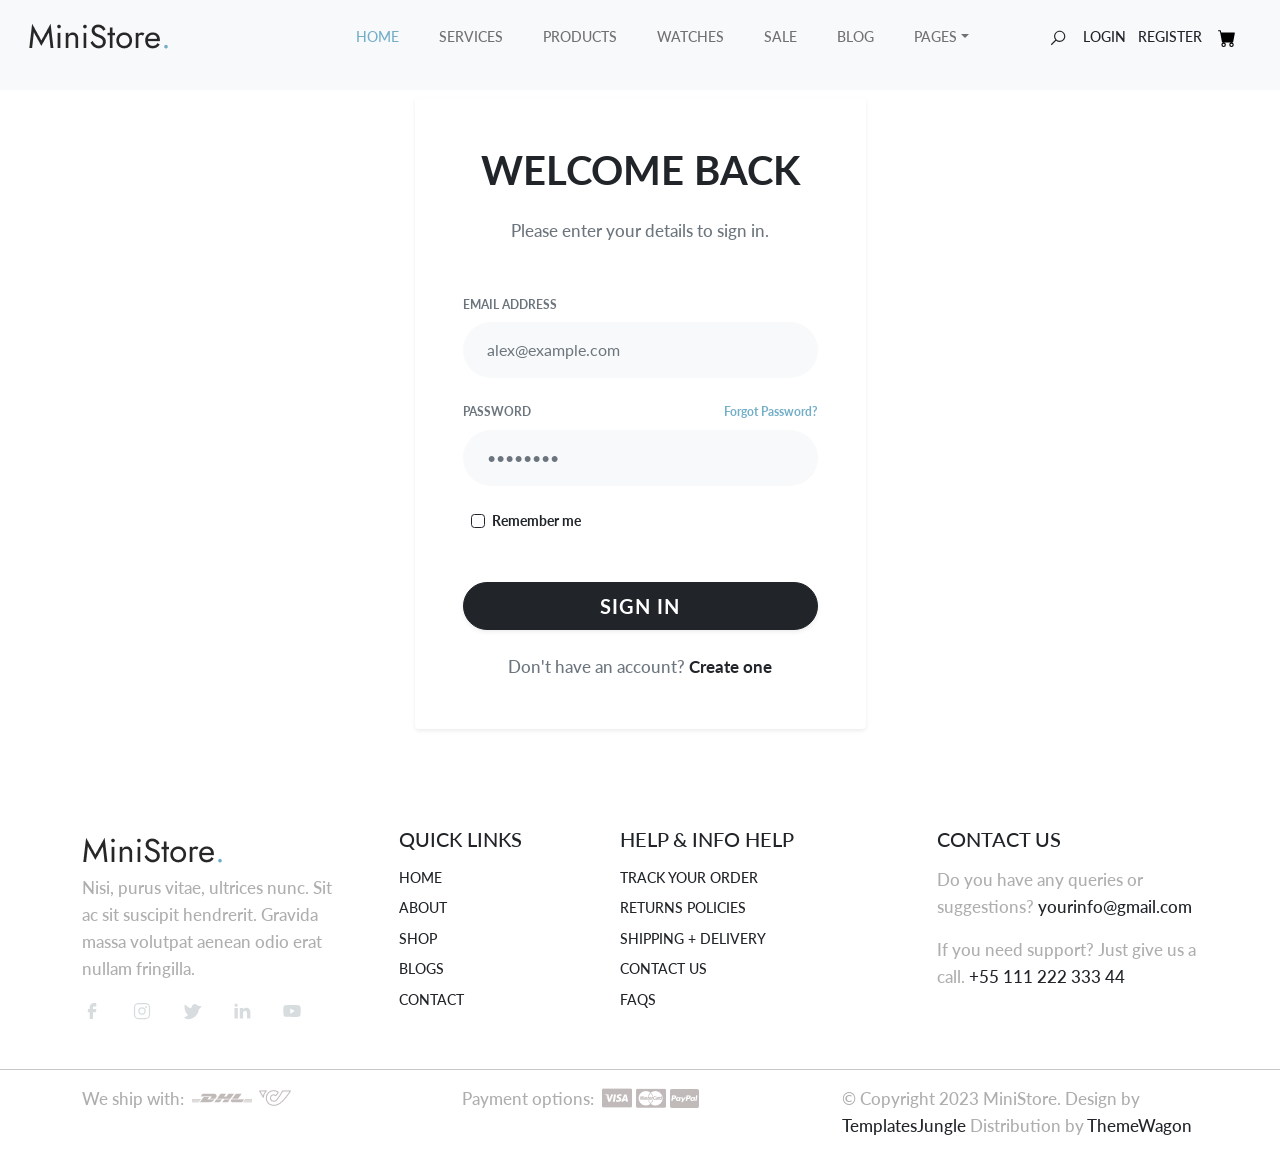
<file: ecom-fe/cart.html>
<!DOCTYPE html>
<html>

<head>
    <title>Ministore</title>
    <meta charset="utf-8">
    <meta http-equiv="X-UA-Compatible" content="IE=edge">
    <meta name="viewport" content="width=device-width, initial-scale=1.0">
    <meta name="format-detection" content="telephone=no">
    <meta name="apple-mobile-web-app-capable" content="yes">
    <meta name="author" content="">
    <meta name="keywords" content="">
    <meta name="description" content="">
    <link rel="stylesheet" type="text/css" href="css/bootstrap.min.css">
    <link rel="stylesheet" type="text/css" href="style.css">
    <link rel="stylesheet" href="https://cdn.jsdelivr.net/npm/swiper@9/swiper-bundle.min.css" />
    <link rel="preconnect" href="https://fonts.googleapis.com">
    <link rel="preconnect" href="https://fonts.gstatic.com" crossorigin>
    <link
        href="https://fonts.googleapis.com/css2?family=Jost:wght@300;400;500&family=Lato:wght@300;400;700&display=swap"
        rel="stylesheet">
    <!-- script
    ================================================== -->
    <script src="js/modernizr.js"></script>
</head>

<body
    tabindex="0">
    <svg xmlns="http://www.w3.org/2000/svg" style="display: none;">
        <symbol id="search" xmlns="http://www.w3.org/2000/svg" viewBox="0 0 32 32">
            <title>Search</title>
            <path fill="currentColor"
                d="M19 3C13.488 3 9 7.488 9 13c0 2.395.84 4.59 2.25 6.313L3.281 27.28l1.439 1.44l7.968-7.969A9.922 9.922 0 0 0 19 23c5.512 0 10-4.488 10-10S24.512 3 19 3zm0 2c4.43 0 8 3.57 8 8s-3.57 8-8 8s-8-3.57-8-8s3.57-8 8-8z" />
        </symbol>
        <symbol xmlns="http://www.w3.org/2000/svg" id="user" viewBox="0 0 16 16">
            <path d="M3 14s-1 0-1-1 1-4 6-4 6 3 6 4-1 1-1 1H3Zm5-6a3 3 0 1 0 0-6 3 3 0 0 0 0 6Z" />
        </symbol>
        <symbol xmlns="http://www.w3.org/2000/svg" id="cart" viewBox="0 0 16 16">
            <path
                d="M0 1.5A.5.5 0 0 1 .5 1H2a.5.5 0 0 1 .485.379L2.89 3H14.5a.5.5 0 0 1 .491.592l-1.5 8A.5.5 0 0 1 13 12H4a.5.5 0 0 1-.491-.408L2.01 3.607 1.61 2H.5a.5.5 0 0 1-.5-.5zM5 12a2 2 0 1 0 0 4 2 2 0 0 0 0-4zm7 0a2 2 0 1 0 0 4 2 2 0 0 0 0-4zm-7 1a1 1 0 1 1 0 2 1 1 0 0 1 0-2zm7 0a1 1 0 1 1 0 2 1 1 0 0 1 0-2z" />
        </symbol>
        <svg xmlns="http://www.w3.org/2000/svg" id="chevron-left" viewBox="0 0 16 16">
            <path fill-rule="evenodd"
                d="M11.354 1.646a.5.5 0 0 1 0 .708L5.707 8l5.647 5.646a.5.5 0 0 1-.708.708l-6-6a.5.5 0 0 1 0-.708l6-6a.5.5 0 0 1 .708 0z" />
        </svg>
        <symbol xmlns="http://www.w3.org/2000/svg" id="chevron-right" viewBox="0 0 16 16">
            <path fill-rule="evenodd"
                d="M4.646 1.646a.5.5 0 0 1 .708 0l6 6a.5.5 0 0 1 0 .708l-6 6a.5.5 0 0 1-.708-.708L10.293 8 4.646 2.354a.5.5 0 0 1 0-.708z" />
        </symbol>
        <symbol xmlns="http://www.w3.org/2000/svg" id="cart-outline" viewBox="0 0 16 16">
            <path
                d="M0 1.5A.5.5 0 0 1 .5 1H2a.5.5 0 0 1 .485.379L2.89 3H14.5a.5.5 0 0 1 .49.598l-1 5a.5.5 0 0 1-.465.401l-9.397.472L4.415 11H13a.5.5 0 0 1 0 1H4a.5.5 0 0 1-.491-.408L2.01 3.607 1.61 2H.5a.5.5 0 0 1-.5-.5zM3.102 4l.84 4.479 9.144-.459L13.89 4H3.102zM5 12a2 2 0 1 0 0 4 2 2 0 0 0 0-4zm7 0a2 2 0 1 0 0 4 2 2 0 0 0 0-4zm-7 1a1 1 0 1 1 0 2 1 1 0 0 1 0-2zm7 0a1 1 0 1 1 0 2 1 1 0 0 1 0-2z" />
        </symbol>
        <symbol xmlns="http://www.w3.org/2000/svg" id="quality" viewBox="0 0 16 16">
            <path
                d="M9.669.864 8 0 6.331.864l-1.858.282-.842 1.68-1.337 1.32L2.6 6l-.306 1.854 1.337 1.32.842 1.68 1.858.282L8 12l1.669-.864 1.858-.282.842-1.68 1.337-1.32L13.4 6l.306-1.854-1.337-1.32-.842-1.68L9.669.864zm1.196 1.193.684 1.365 1.086 1.072L12.387 6l.248 1.506-1.086 1.072-.684 1.365-1.51.229L8 10.874l-1.355-.702-1.51-.229-.684-1.365-1.086-1.072L3.614 6l-.25-1.506 1.087-1.072.684-1.365 1.51-.229L8 1.126l1.356.702 1.509.229z" />
            <path d="M4 11.794V16l4-1 4 1v-4.206l-2.018.306L8 13.126 6.018 12.1 4 11.794z" />
        </symbol>
        <symbol xmlns="http://www.w3.org/2000/svg" id="price-tag" viewBox="0 0 16 16">
            <path d="M6 4.5a1.5 1.5 0 1 1-3 0 1.5 1.5 0 0 1 3 0zm-1 0a.5.5 0 1 0-1 0 .5.5 0 0 0 1 0z" />
            <path
                d="M2 1h4.586a1 1 0 0 1 .707.293l7 7a1 1 0 0 1 0 1.414l-4.586 4.586a1 1 0 0 1-1.414 0l-7-7A1 1 0 0 1 1 6.586V2a1 1 0 0 1 1-1zm0 5.586 7 7L13.586 9l-7-7H2v4.586z" />
        </symbol>
        <symbol xmlns="http://www.w3.org/2000/svg" id="shield-plus" viewBox="0 0 16 16">
            <path
                d="M5.338 1.59a61.44 61.44 0 0 0-2.837.856.481.481 0 0 0-.328.39c-.554 4.157.726 7.19 2.253 9.188a10.725 10.725 0 0 0 2.287 2.233c.346.244.652.42.893.533.12.057.218.095.293.118a.55.55 0 0 0 .101.025.615.615 0 0 0 .1-.025c.076-.023.174-.061.294-.118.24-.113.547-.29.893-.533a10.726 10.726 0 0 0 2.287-2.233c1.527-1.997 2.807-5.031 2.253-9.188a.48.48 0 0 0-.328-.39c-.651-.213-1.75-.56-2.837-.855C9.552 1.29 8.531 1.067 8 1.067c-.53 0-1.552.223-2.662.524zM5.072.56C6.157.265 7.31 0 8 0s1.843.265 2.928.56c1.11.3 2.229.655 2.887.87a1.54 1.54 0 0 1 1.044 1.262c.596 4.477-.787 7.795-2.465 9.99a11.775 11.775 0 0 1-2.517 2.453 7.159 7.159 0 0 1-1.048.625c-.28.132-.581.24-.829.24s-.548-.108-.829-.24a7.158 7.158 0 0 1-1.048-.625 11.777 11.777 0 0 1-2.517-2.453C1.928 10.487.545 7.169 1.141 2.692A1.54 1.54 0 0 1 2.185 1.43 62.456 62.456 0 0 1 5.072.56z" />
            <path
                d="M8 4.5a.5.5 0 0 1 .5.5v1.5H10a.5.5 0 0 1 0 1H8.5V9a.5.5 0 0 1-1 0V7.5H6a.5.5 0 0 1 0-1h1.5V5a.5.5 0 0 1 .5-.5z" />
        </symbol>
        <symbol xmlns="http://www.w3.org/2000/svg" id="star-fill" viewBox="0 0 16 16">
            <path
                d="M3.612 15.443c-.386.198-.824-.149-.746-.592l.83-4.73L.173 6.765c-.329-.314-.158-.888.283-.95l4.898-.696L7.538.792c.197-.39.73-.39.927 0l2.184 4.327 4.898.696c.441.062.612.636.282.95l-3.522 3.356.83 4.73c.078.443-.36.79-.746.592L8 13.187l-4.389 2.256z" />
        </symbol>
        <symbol xmlns="http://www.w3.org/2000/svg" id="star-empty" viewBox="0 0 16 16">
            <path
                d="M2.866 14.85c-.078.444.36.791.746.593l4.39-2.256 4.389 2.256c.386.198.824-.149.746-.592l-.83-4.73 3.522-3.356c.33-.314.16-.888-.282-.95l-4.898-.696L8.465.792a.513.513 0 0 0-.927 0L5.354 5.12l-4.898.696c-.441.062-.612.636-.283.95l3.523 3.356-.83 4.73zm4.905-2.767-3.686 1.894.694-3.957a.565.565 0 0 0-.163-.505L1.71 6.745l4.052-.576a.525.525 0 0 0 .393-.288L8 2.223l1.847 3.658a.525.525 0 0 0 .393.288l4.052.575-2.906 2.77a.565.565 0 0 0-.163.506l.694 3.957-3.686-1.894a.503.503 0 0 0-.461 0z" />
        </symbol>
        <symbol xmlns="http://www.w3.org/2000/svg" id="star-half" viewBox="0 0 16 16">
            <path
                d="M5.354 5.119 7.538.792A.516.516 0 0 1 8 .5c.183 0 .366.097.465.292l2.184 4.327 4.898.696A.537.537 0 0 1 16 6.32a.548.548 0 0 1-.17.445l-3.523 3.356.83 4.73c.078.443-.36.79-.746.592L8 13.187l-4.389 2.256a.52.52 0 0 1-.146.05c-.342.06-.668-.254-.6-.642l.83-4.73L.173 6.765a.55.55 0 0 1-.172-.403.58.58 0 0 1 .085-.302.513.513 0 0 1 .37-.245l4.898-.696zM8 12.027a.5.5 0 0 1 .232.056l3.686 1.894-.694-3.957a.565.565 0 0 1 .162-.505l2.907-2.77-4.052-.576a.525.525 0 0 1-.393-.288L8.001 2.223 8 2.226v9.8z" />
        </symbol>
        <symbol xmlns="http://www.w3.org/2000/svg" id="quote" viewBox="0 0 24 24">
            <path fill="currentColor" d="m15 17l2-4h-4V6h7v7l-2 4h-3Zm-9 0l2-4H4V6h7v7l-2 4H6Z" />
        </symbol>
        <symbol xmlns="http://www.w3.org/2000/svg" id="facebook" viewBox="0 0 24 24">
            <path fill="currentColor"
                d="M9.198 21.5h4v-8.01h3.604l.396-3.98h-4V7.5a1 1 0 0 1 1-1h3v-4h-3a5 5 0 0 0-5 5v2.01h-2l-.396 3.98h2.396v8.01Z" />
        </symbol>
        <symbol xmlns="http://www.w3.org/2000/svg" id="youtube" viewBox="0 0 32 32">
            <path fill="currentColor"
                d="M29.41 9.26a3.5 3.5 0 0 0-2.47-2.47C24.76 6.2 16 6.2 16 6.2s-8.76 0-10.94.59a3.5 3.5 0 0 0-2.47 2.47A36.13 36.13 0 0 0 2 16a36.13 36.13 0 0 0 .59 6.74a3.5 3.5 0 0 0 2.47 2.47c2.18.59 10.94.59 10.94.59s8.76 0 10.94-.59a3.5 3.5 0 0 0 2.47-2.47A36.13 36.13 0 0 0 30 16a36.13 36.13 0 0 0-.59-6.74ZM13.2 20.2v-8.4l7.27 4.2Z" />
        </symbol>
        <symbol xmlns="http://www.w3.org/2000/svg" id="twitter" viewBox="0 0 256 256">
            <path fill="currentColor"
                d="m245.66 77.66l-29.9 29.9C209.72 177.58 150.67 232 80 232c-14.52 0-26.49-2.3-35.58-6.84c-7.33-3.67-10.33-7.6-11.08-8.72a8 8 0 0 1 3.85-11.93c.26-.1 24.24-9.31 39.47-26.84a110.93 110.93 0 0 1-21.88-24.2c-12.4-18.41-26.28-50.39-22-98.18a8 8 0 0 1 13.65-4.92c.35.35 33.28 33.1 73.54 43.72V88a47.87 47.87 0 0 1 14.36-34.3A46.87 46.87 0 0 1 168.1 40a48.66 48.66 0 0 1 41.47 24H240a8 8 0 0 1 5.66 13.66Z" />
        </symbol>
        <symbol xmlns="http://www.w3.org/2000/svg" id="instagram" viewBox="0 0 256 256">
            <path fill="currentColor"
                d="M128 80a48 48 0 1 0 48 48a48.05 48.05 0 0 0-48-48Zm0 80a32 32 0 1 1 32-32a32 32 0 0 1-32 32Zm48-136H80a56.06 56.06 0 0 0-56 56v96a56.06 56.06 0 0 0 56 56h96a56.06 56.06 0 0 0 56-56V80a56.06 56.06 0 0 0-56-56Zm40 152a40 40 0 0 1-40 40H80a40 40 0 0 1-40-40V80a40 40 0 0 1 40-40h96a40 40 0 0 1 40 40ZM192 76a12 12 0 1 1-12-12a12 12 0 0 1 12 12Z" />
        </symbol>
        <symbol xmlns="http://www.w3.org/2000/svg" id="linkedin" viewBox="0 0 24 24">
            <path fill="currentColor"
                d="M6.94 5a2 2 0 1 1-4-.002a2 2 0 0 1 4 .002zM7 8.48H3V21h4V8.48zm6.32 0H9.34V21h3.94v-6.57c0-3.66 4.77-4 4.77 0V21H22v-7.93c0-6.17-7.06-5.94-8.72-2.91l.04-1.68z" />
        </symbol>
        <symbol xmlns="http://www.w3.org/2000/svg" id="nav-icon" viewBox="0 0 16 16">
            <path
                d="M14 10.5a.5.5 0 0 0-.5-.5h-3a.5.5 0 0 0 0 1h3a.5.5 0 0 0 .5-.5zm0-3a.5.5 0 0 0-.5-.5h-7a.5.5 0 0 0 0 1h7a.5.5 0 0 0 .5-.5zm0-3a.5.5 0 0 0-.5-.5h-11a.5.5 0 0 0 0 1h11a.5.5 0 0 0 .5-.5z" />
        </symbol>
        <symbol xmlns="http://www.w3.org/2000/svg" id="close" viewBox="0 0 16 16">
            <path
                d="M2.146 2.854a.5.5 0 1 1 .708-.708L8 7.293l5.146-5.147a.5.5 0 0 1 .708.708L8.707 8l5.147 5.146a.5.5 0 0 1-.708.708L8 8.707l-5.146 5.147a.5.5 0 0 1-.708-.708L7.293 8 2.146 2.854Z" />
        </symbol>
        <symbol xmlns="http://www.w3.org/2000/svg" id="navbar-icon" viewBox="0 0 16 16">
            <path
                d="M14 10.5a.5.5 0 0 0-.5-.5h-3a.5.5 0 0 0 0 1h3a.5.5 0 0 0 .5-.5zm0-3a.5.5 0 0 0-.5-.5h-7a.5.5 0 0 0 0 1h7a.5.5 0 0 0 .5-.5zm0-3a.5.5 0 0 0-.5-.5h-11a.5.5 0 0 0 0 1h11a.5.5 0 0 0 .5-.5z" />
        </symbol>
    </svg>

    <div class="search-popup">
        <div class="search-popup-container">

            <form role="search" method="get" class="search-form" action="">
                <input type="search" id="search-form" class="search-field" placeholder="Type and press enter" value=""
                    name="s" />
                <button type="submit" class="search-submit"><svg class="search">
                        <use xlink:href="#search"></use>
                    </svg></button>
            </form>

            <h5 class="cat-list-title">Browse Categories</h5>

            <ul class="cat-list">
                <li class="cat-list-item">
                    <a href="#" title="Mobile Phones">Mobile Phones</a>
                </li>
                <li class="cat-list-item">
                    <a href="#" title="Smart Watches">Smart Watches</a>
                </li>
                <li class="cat-list-item">
                    <a href="#" title="Headphones">Headphones</a>
                </li>
                <li class="cat-list-item">
                    <a href="#" title="Accessories">Accessories</a>
                </li>
                <li class="cat-list-item">
                    <a href="#" title="Monitors">Monitors</a>
                </li>
                <li class="cat-list-item">
                    <a href="#" title="Speakers">Speakers</a>
                </li>
                <li class="cat-list-item">
                    <a href="#" title="Memory Cards">Memory Cards</a>
                </li>
            </ul>

        </div>
    </div>

    <header id="header" class="site-header header-scrolled position-fixed text-black bg-light">
        <nav id="header-nav" class="navbar navbar-expand-lg px-3 mb-3">
            <div class="container-fluid">
                <a class="navbar-brand" href="index.html">
                    <img src="images/main-logo.png" class="logo">
                </a>
                <button class="navbar-toggler d-flex d-lg-none order-3 p-2" type="button" data-bs-toggle="offcanvas"
                    data-bs-target="#bdNavbar" aria-controls="bdNavbar" aria-expanded="false"
                    aria-label="Toggle navigation">
                    <svg class="navbar-icon">
                        <use xlink:href="#navbar-icon"></use>
                    </svg>
                </button>
                <div class="offcanvas offcanvas-end" tabindex="-1" id="bdNavbar"
                    aria-labelledby="bdNavbarOffcanvasLabel">
                    <div class="offcanvas-header px-4 pb-0">
                        <a class="navbar-brand" href="index.html">
                            <img src="images/main-logo.png" class="logo">
                        </a>
                        <button type="button" class="btn-close btn-close-black" data-bs-dismiss="offcanvas"
                            aria-label="Close" data-bs-target="#bdNavbar"></button>
                    </div>
                    <div class="offcanvas-body">
                        <ul id="navbar"
                            class="navbar-nav text-uppercase justify-content-end align-items-center flex-grow-1 pe-3">
                            <li class="nav-item">
                                <a class="nav-link me-4 active" href="#billboard">Home</a>
                            </li>
                            <li class="nav-item">
                                <a class="nav-link me-4" href="#company-services">Services</a>
                            </li>
                            <li class="nav-item">
                                <a class="nav-link me-4" href="#mobile-products">Products</a>
                            </li>
                            <li class="nav-item">
                                <a class="nav-link me-4" href="#smart-watches">Watches</a>
                            </li>
                            <li class="nav-item">
                                <a class="nav-link me-4" href="#yearly-sale">Sale</a>
                            </li>
                            <li class="nav-item">
                                <a class="nav-link me-4" href="#latest-blog">Blog</a>
                            </li>
                            <li class="nav-item dropdown">
                                <a class="nav-link me-4 dropdown-toggle link-dark" data-bs-toggle="dropdown" href="#"
                                    role="button" aria-expanded="false">Pages</a>
                                <ul class="dropdown-menu">
                                    <li>
                                        <a href="about.html" class="dropdown-item">About</a>
                                    </li>
                                    <li>
                                        <a href="blog.html" class="dropdown-item">Blog</a>
                                    </li>
                                    <li>
                                        <a href="catalog.html" class="dropdown-item">Shop</a>
                                    </li>
                                    <li>
                                        <a href="cart.html" class="dropdown-item">Cart</a>
                                    </li>
                                    <li>
                                        <a href="checkout.html" class="dropdown-item">Checkout</a>
                                    </li>
                                    <li>
                                        <a href="single-post.html" class="dropdown-item">Single Post</a>
                                    </li>
                                    <li>
                                        <a href="single-product.html" class="dropdown-item">Single Product</a>
                                    </li>
                                    <li>
                                        <a href="contact.html" class="dropdown-item">Contact</a>
                                    </li>
                                </ul>
                            </li>
                            <li class="nav-item">
                                <div class="user-items ps-5">
                                    <ul class="d-flex justify-content-end align-items-center list-unstyled mb-0">

                                        <li class="search-item pe-3">
                                            <a href="#" class="search-button text-dark">
                                                <svg class="search">
                                                    <use xlink:href="#search"></use>
                                                </svg>
                                            </a>
                                        </li>
                                        <li class="pe-3" id="auth-section"></li>

                                        <li class="position-relative">
                                            <a href="cart.html" class="text-dark">
                                                <svg class="cart">
                                                    <use xlink:href="#cart"></use>
                                                </svg>
                                            </a>
                                        </li>

                                    </ul>
                                </div>
                            </li>
                        </ul>
                    </div>
                </div>
            </div>
        </nav>
    </header>

    <section id="cart" class="shopify-cart padding-large">
        <div class="container">

            <div class="row mb-5">
                <div class="col-12">
                    <nav aria-label="breadcrumb">
                        <ol class="breadcrumb fs-6 mb-0 px-4 py-2 bg-light rounded-pill d-inline-flex border shadow-sm">
                            <li class="breadcrumb-item"><a href="index.html"
                                    class="text-decoration-none text-muted">Home</a></li>
                            <li class="breadcrumb-item active text-dark fw-bold" aria-current="page">Your Cart</li>
                        </ol>
                    </nav>
                </div>
            </div>

            <div class="display-header d-flex justify-content-between pb-3 mb-4">
                <h4 class="text-uppercase fw-bolder m-0">Your Cart</h4>
            </div>

            <div class="row">
                <div class="col-lg-8 mb-5 pe-lg-5">
                    <div class="table-responsive">
                        <table class="table align-middle text-start border-0">
                            <thead class="text-uppercase bg-light">
                                <tr>
                                    <th scope="col" class="py-3 px-4 rounded-start-pill border-0">Product</th>
                                    <th scope="col" class="py-3 border-0">Price</th>
                                    <th scope="col" class="py-3 border-0">Quantity</th>
                                    <th scope="col" class="py-3 px-4 text-end rounded-end-pill border-0">Subtotal</th>
                                </tr>
                            </thead>
                            <tbody class="border-top-0" id="cart-body">
                            </tbody>
                        </table>
                    </div>
                </div>

                <div class="col-lg-4">
                    <div class="cart-totals bg-light p-5 rounded-4 shadow-sm">
                        <h4 class="text-uppercase fw-bolder mb-4 border-bottom pb-3">Cart Totals</h4>

                        <div class="d-flex justify-content-between mb-3">
                            <span class="text-muted fw-bold">Subtotal</span>
                            <span class="fw-bolder text-dark fs-5 subtotal">$0.00</span>
                        </div>

                        <div class="d-flex justify-content-between mb-4">
                            <span class="text-muted fw-bold">Shipping</span>
                            <span class="text-end small fw-bold">Calculated at checkout</span>
                        </div>

                        <div class="d-flex justify-content-between mb-4 border-top pt-4">
                            <span class="fs-4 fw-bolder text-uppercase">Total</span>
                            <span class="fs-3 fw-bolder text-primary total">$0.00</span>
                        </div>

                        <a href="checkout.html"
                            class="btn btn-dark btn-lg w-100 rounded-pill text-uppercase fw-bold shadow-sm">
                            Proceed to Checkout
                        </a>
                    </div>
                </div>

            </div>
        </div>
    </section>

    <footer id="footer" class="overflow-hidden">
        <div class="container">
            <div class="row">
                <div class="footer-top-area">
                    <div class="row d-flex flex-wrap justify-content-between">
                        <div class="col-lg-3 col-sm-6 pb-3">
                            <div class="footer-menu">
                                <img src="images/main-logo.png" alt="logo">
                                <p>Nisi, purus vitae, ultrices nunc. Sit ac sit suscipit hendrerit. Gravida massa
                                    volutpat aenean odio
                                    erat nullam fringilla.</p>
                                <div class="social-links">
                                    <ul class="d-flex list-unstyled">
                                        <li>
                                            <a href="#">
                                                <svg class="facebook">
                                                    <use xlink:href="#facebook" />
                                                </svg>
                                            </a>
                                        </li>
                                        <li>
                                            <a href="#">
                                                <svg class="instagram">
                                                    <use xlink:href="#instagram" />
                                                </svg>
                                            </a>
                                        </li>
                                        <li>
                                            <a href="#">
                                                <svg class="twitter">
                                                    <use xlink:href="#twitter" />
                                                </svg>
                                            </a>
                                        </li>
                                        <li>
                                            <a href="#">
                                                <svg class="linkedin">
                                                    <use xlink:href="#linkedin" />
                                                </svg>
                                            </a>
                                        </li>
                                        <li>
                                            <a href="#">
                                                <svg class="youtube">
                                                    <use xlink:href="#youtube" />
                                                </svg>
                                            </a>
                                        </li>
                                    </ul>
                                </div>
                            </div>
                        </div>
                        <div class="col-lg-2 col-sm-6 pb-3">
                            <div class="footer-menu text-uppercase">
                                <h5 class="widget-title pb-2">Quick Links</h5>
                                <ul class="menu-list list-unstyled text-uppercase">
                                    <li class="menu-item pb-2">
                                        <a href="#">Home</a>
                                    </li>
                                    <li class="menu-item pb-2">
                                        <a href="#">About</a>
                                    </li>
                                    <li class="menu-item pb-2">
                                        <a href="#">Shop</a>
                                    </li>
                                    <li class="menu-item pb-2">
                                        <a href="#">Blogs</a>
                                    </li>
                                    <li class="menu-item pb-2">
                                        <a href="#">Contact</a>
                                    </li>
                                </ul>
                            </div>
                        </div>
                        <div class="col-lg-3 col-sm-6 pb-3">
                            <div class="footer-menu text-uppercase">
                                <h5 class="widget-title pb-2">Help & Info Help</h5>
                                <ul class="menu-list list-unstyled">
                                    <li class="menu-item pb-2">
                                        <a href="#">Track Your Order</a>
                                    </li>
                                    <li class="menu-item pb-2">
                                        <a href="#">Returns Policies</a>
                                    </li>
                                    <li class="menu-item pb-2">
                                        <a href="#">Shipping + Delivery</a>
                                    </li>
                                    <li class="menu-item pb-2">
                                        <a href="#">Contact Us</a>
                                    </li>
                                    <li class="menu-item pb-2">
                                        <a href="#">Faqs</a>
                                    </li>
                                </ul>
                            </div>
                        </div>
                        <div class="col-lg-3 col-sm-6 pb-3">
                            <div class="footer-menu contact-item">
                                <h5 class="widget-title text-uppercase pb-2">Contact Us</h5>
                                <p>Do you have any queries or suggestions? <a href="mailto:">yourinfo@gmail.com</a>
                                </p>
                                <p>If you need support? Just give us a call. <a href="">+55 111 222 333 44</a>
                                </p>
                            </div>
                        </div>
                    </div>
                </div>
            </div>
        </div>
        <hr>
    </footer>
    <div id="footer-bottom">
        <div class="container">
            <div class="row d-flex flex-wrap justify-content-between">
                <div class="col-md-4 col-sm-6">
                    <div class="Shipping d-flex">
                        <p>We ship with:</p>
                        <div class="card-wrap ps-2">
                            <img src="images/dhl.png" alt="visa">
                            <img src="images/shippingcard.png" alt="mastercard">
                        </div>
                    </div>
                </div>
                <div class="col-md-4 col-sm-6">
                    <div class="payment-method d-flex">
                        <p>Payment options:</p>
                        <div class="card-wrap ps-2">
                            <img src="images/visa.jpg" alt="visa">
                            <img src="images/mastercard.jpg" alt="mastercard">
                            <img src="images/paypal.jpg" alt="paypal">
                        </div>
                    </div>
                </div>
                <div class="col-md-4 col-sm-6">
                    <div class="copyright">
                        <p>© Copyright 2023 MiniStore. Design by <a
                                href="https://templatesjungle.com/">TemplatesJungle</a>
                            Distribution by <a href="https://themewagon.com">ThemeWagon</a>
                        </p>
                    </div>
                </div>
            </div>
        </div>
    </div>
    <script src="js/jquery-1.11.0.min.js"></script>
    <script src="https://cdn.jsdelivr.net/npm/swiper/swiper-bundle.min.js"></script>
    <script type="text/javascript" src="js/bootstrap.bundle.min.js"></script>
    <script type="text/javascript" src="js/plugins.js"></script>
    <script type="text/javascript" src="js/script.js"></script>
</body>

</html>

<script>
    /* =========================
       AUTH HELPERS
    ========================= */

    function getToken() {
        return localStorage.getItem("token");
    }

    function requireLogin() {
        const token = getToken();
        if (!token) {
            alert("Please login first");
            window.location.href = "login.html";
            return null;
        }
        return token;
    }

    /* =========================
       AUTH UI
    ========================= */

    function setupAuthUI() {
        const authSection = document.getElementById("auth-section");
        const token = getToken();

        if (token) {
            authSection.innerHTML = `
            <a href="user-info.html" class="text-dark">Profile</a>
            <a href="#" id="logout-btn" class="text-dark ms-2">Logout</a>
        `;

            document.getElementById("logout-btn").addEventListener("click", (e) => {
                e.preventDefault();
                localStorage.removeItem("token");
                location.reload();
            });

        } else {
            authSection.innerHTML = `
            <a href="login.html" class="text-dark">Login</a>
            <a href="register.html" class="text-dark ms-2">Register</a>
        `;
        }
    }

    /* =========================
       RENDER CART
    ========================= */

    function renderCart(items) {
        const tbody = document.querySelector("tbody");
        tbody.innerHTML = "";

        let subtotal = 0;

        items.forEach(item => {

            // 🔥 FIX FIELD MISMATCH
            const productId = item.product_id || item.productId;
            const name = item.product_name || item.name;
            const image = item.imageUrl || "main-logo.png";
            const price = item.price || 0;
            const quantity = item.quantity || 1;

            const total = price * quantity;
            subtotal += total;

            tbody.innerHTML += `
            <tr>
                <td class="py-4 px-4 border-bottom border-light">
                    <div class="d-flex align-items-center">
                        <img src="images/${image}"
                             class="img-fluid rounded-4 me-3"
                             style="width: 80px; height: 80px; object-fit: cover;">

                        <div>
                            <h5 class="mb-1 fs-6 fw-bold">
                                <a href="single-product.html?id=${productId}"
                                   class="text-dark text-decoration-none text-uppercase">
                                    ${name}
                                </a>
                            </h5>

                            <a href="#" class="text-danger small fw-bold"
                               onclick="removeItem('${item.id}')">
                               Remove
                            </a>
                        </div>
                    </div>
                </td>

                <td class="py-4 border-bottom border-light">
                    <span class="fs-5 fw-bold">$${price}</span>
                </td>

                <td class="py-4 border-bottom border-light">
                    <div class="input-group" style="width: 120px;">
                        <input type="number"
                            class="form-control text-center"
                            value="${quantity}"
                            min="1"
                            onchange="updateQty('${item.id}', this.value)">
                    </div>
                </td>

                <td class="py-4 text-end border-bottom border-light">
                    <span class="fs-5 fw-bold text-primary">$${total.toFixed(2)}</span>
                </td>
            </tr>
        `;
        });

        // ✅ FIXED selectors (must exist in HTML)
        document.querySelector(".subtotal").innerText = "$" + subtotal.toFixed(2);
        document.querySelector(".total").innerText = "$" + subtotal.toFixed(2);
    }

    /* =========================
       LOAD CART
    ========================= */

    async function loadCart() {
        const token = getToken();

        if (!token) {
            window.location.href = "login.html";
            return;
        }

        try {
            const res = await fetch("/api/cart/details", {
                method: "GET",
                headers: {
                    "Authorization": "Bearer " + token
                }
            });

            if (!res.ok) {
                alert("Failed to load cart");
                return;
            }

            const cartItems = await res.json();
            renderCart(cartItems);

        } catch (err) {
            console.error("Failed to load cart:", err);
        }
    }

    /* =========================
       UPDATE QUANTITY
    ========================= */

    async function updateQty(id, qty) {
        if (qty < 1) return;

        const token = getToken();

        const res = await fetch(`/api/cart/${id}`, {
            method: "PUT",
            headers: {
                "Content-Type": "application/json",
                "Authorization": "Bearer " + token
            },
            body: JSON.stringify({ quantity: parseInt(qty) })
        });

        if (!res.ok) {
            alert("Failed to update quantity");
            return;
        }

        loadCart();
    }

    /* =========================
       REMOVE ITEM
    ========================= */

    async function removeItem(id) {
        const token = getToken();

        const res = await fetch(`/api/cart/${id}`, {
            method: "DELETE",
            headers: {
                "Authorization": "Bearer " + token
            }
        });

        if (!res.ok) {
            alert("Failed to remove item");
            return;
        }

        loadCart();
    }

    /* =========================
       INIT
    ========================= */

    document.addEventListener("DOMContentLoaded", () => {
        setupAuthUI();
        loadCart();
    });
</script>
</file>
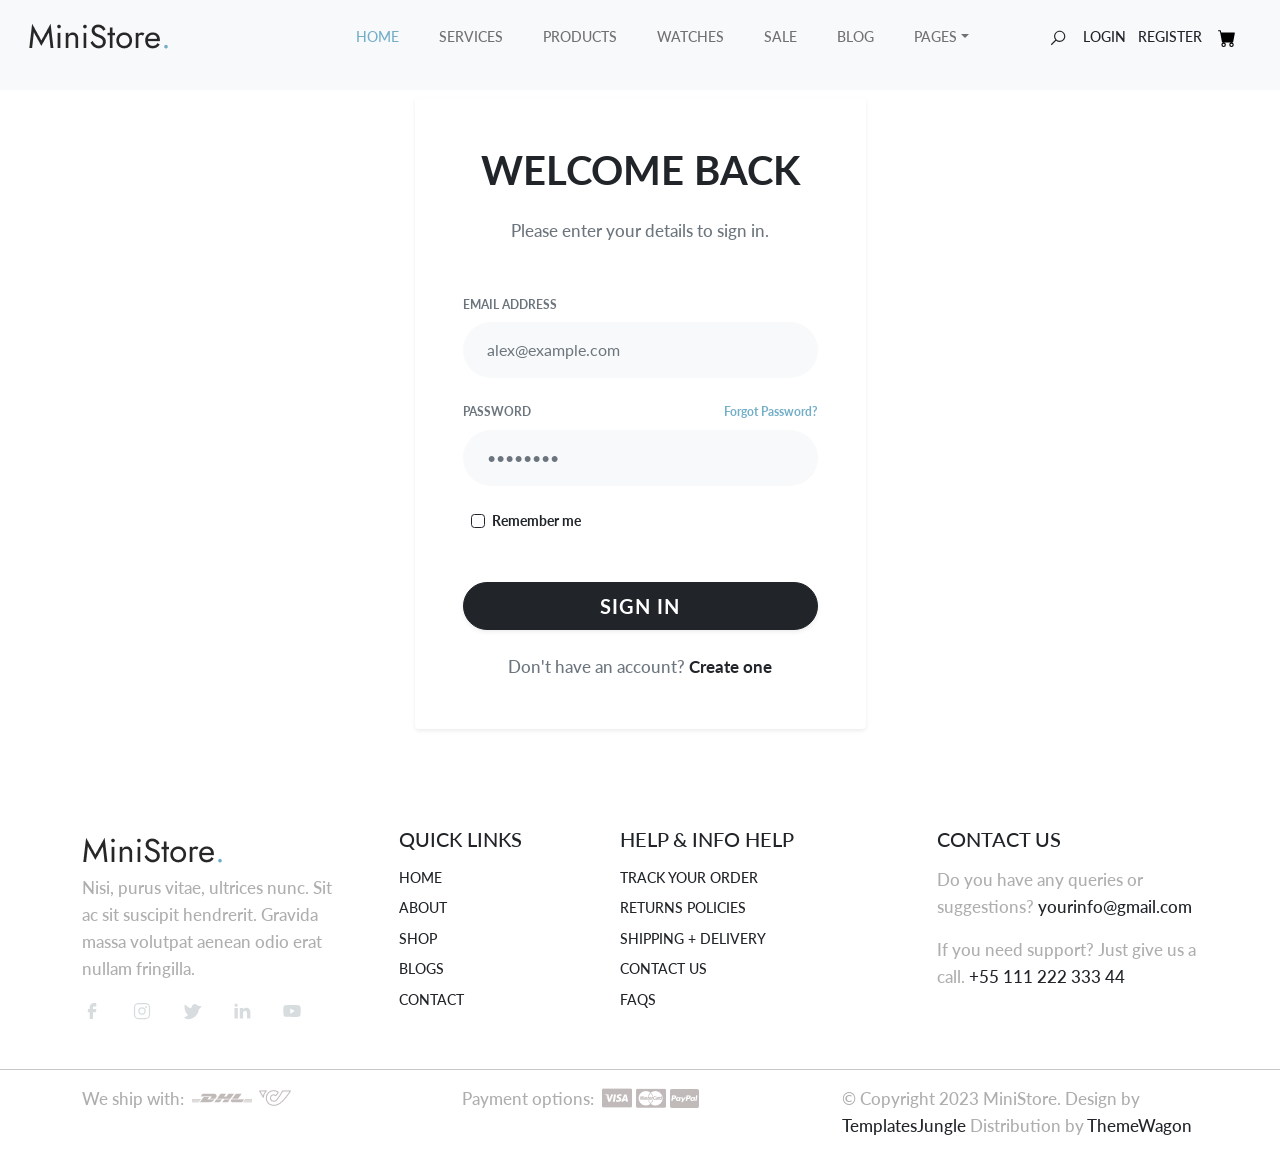
<file: ecom-fe/checkout.html>
<!DOCTYPE html>
<html>

<head>
    <title>Ministore</title>
    <meta charset="utf-8">
    <meta http-equiv="X-UA-Compatible" content="IE=edge">
    <meta name="viewport" content="width=device-width, initial-scale=1.0">
    <meta name="format-detection" content="telephone=no">
    <meta name="apple-mobile-web-app-capable" content="yes">
    <meta name="author" content="">
    <meta name="keywords" content="">
    <meta name="description" content="">
    <link rel="stylesheet" type="text/css" href="css/bootstrap.min.css">
    <link rel="stylesheet" type="text/css" href="style.css">
    <link rel="stylesheet" href="https://cdn.jsdelivr.net/npm/swiper@9/swiper-bundle.min.css" />
    <link rel="preconnect" href="https://fonts.googleapis.com">
    <link rel="preconnect" href="https://fonts.gstatic.com" crossorigin>
    <link
        href="https://fonts.googleapis.com/css2?family=Jost:wght@300;400;500&family=Lato:wght@300;400;700&display=swap"
        rel="stylesheet">
    <!-- script
    ================================================== -->
    <script src="js/modernizr.js"></script>
</head>

<body
    tabindex="0">
    <svg xmlns="http://www.w3.org/2000/svg" style="display: none;">
        <symbol id="search" xmlns="http://www.w3.org/2000/svg" viewBox="0 0 32 32">
            <title>Search</title>
            <path fill="currentColor"
                d="M19 3C13.488 3 9 7.488 9 13c0 2.395.84 4.59 2.25 6.313L3.281 27.28l1.439 1.44l7.968-7.969A9.922 9.922 0 0 0 19 23c5.512 0 10-4.488 10-10S24.512 3 19 3zm0 2c4.43 0 8 3.57 8 8s-3.57 8-8 8s-8-3.57-8-8s3.57-8 8-8z" />
        </symbol>
        <symbol xmlns="http://www.w3.org/2000/svg" id="user" viewBox="0 0 16 16">
            <path d="M3 14s-1 0-1-1 1-4 6-4 6 3 6 4-1 1-1 1H3Zm5-6a3 3 0 1 0 0-6 3 3 0 0 0 0 6Z" />
        </symbol>
        <symbol xmlns="http://www.w3.org/2000/svg" id="cart" viewBox="0 0 16 16">
            <path
                d="M0 1.5A.5.5 0 0 1 .5 1H2a.5.5 0 0 1 .485.379L2.89 3H14.5a.5.5 0 0 1 .491.592l-1.5 8A.5.5 0 0 1 13 12H4a.5.5 0 0 1-.491-.408L2.01 3.607 1.61 2H.5a.5.5 0 0 1-.5-.5zM5 12a2 2 0 1 0 0 4 2 2 0 0 0 0-4zm7 0a2 2 0 1 0 0 4 2 2 0 0 0 0-4zm-7 1a1 1 0 1 1 0 2 1 1 0 0 1 0-2zm7 0a1 1 0 1 1 0 2 1 1 0 0 1 0-2z" />
        </symbol>
        <svg xmlns="http://www.w3.org/2000/svg" id="chevron-left" viewBox="0 0 16 16">
            <path fill-rule="evenodd"
                d="M11.354 1.646a.5.5 0 0 1 0 .708L5.707 8l5.647 5.646a.5.5 0 0 1-.708.708l-6-6a.5.5 0 0 1 0-.708l6-6a.5.5 0 0 1 .708 0z" />
        </svg>
        <symbol xmlns="http://www.w3.org/2000/svg" id="chevron-right" viewBox="0 0 16 16">
            <path fill-rule="evenodd"
                d="M4.646 1.646a.5.5 0 0 1 .708 0l6 6a.5.5 0 0 1 0 .708l-6 6a.5.5 0 0 1-.708-.708L10.293 8 4.646 2.354a.5.5 0 0 1 0-.708z" />
        </symbol>
        <symbol xmlns="http://www.w3.org/2000/svg" id="cart-outline" viewBox="0 0 16 16">
            <path
                d="M0 1.5A.5.5 0 0 1 .5 1H2a.5.5 0 0 1 .485.379L2.89 3H14.5a.5.5 0 0 1 .49.598l-1 5a.5.5 0 0 1-.465.401l-9.397.472L4.415 11H13a.5.5 0 0 1 0 1H4a.5.5 0 0 1-.491-.408L2.01 3.607 1.61 2H.5a.5.5 0 0 1-.5-.5zM3.102 4l.84 4.479 9.144-.459L13.89 4H3.102zM5 12a2 2 0 1 0 0 4 2 2 0 0 0 0-4zm7 0a2 2 0 1 0 0 4 2 2 0 0 0 0-4zm-7 1a1 1 0 1 1 0 2 1 1 0 0 1 0-2zm7 0a1 1 0 1 1 0 2 1 1 0 0 1 0-2z" />
        </symbol>
        <symbol xmlns="http://www.w3.org/2000/svg" id="quality" viewBox="0 0 16 16">
            <path
                d="M9.669.864 8 0 6.331.864l-1.858.282-.842 1.68-1.337 1.32L2.6 6l-.306 1.854 1.337 1.32.842 1.68 1.858.282L8 12l1.669-.864 1.858-.282.842-1.68 1.337-1.32L13.4 6l.306-1.854-1.337-1.32-.842-1.68L9.669.864zm1.196 1.193.684 1.365 1.086 1.072L12.387 6l.248 1.506-1.086 1.072-.684 1.365-1.51.229L8 10.874l-1.355-.702-1.51-.229-.684-1.365-1.086-1.072L3.614 6l-.25-1.506 1.087-1.072.684-1.365 1.51-.229L8 1.126l1.356.702 1.509.229z" />
            <path d="M4 11.794V16l4-1 4 1v-4.206l-2.018.306L8 13.126 6.018 12.1 4 11.794z" />
        </symbol>
        <symbol xmlns="http://www.w3.org/2000/svg" id="price-tag" viewBox="0 0 16 16">
            <path d="M6 4.5a1.5 1.5 0 1 1-3 0 1.5 1.5 0 0 1 3 0zm-1 0a.5.5 0 1 0-1 0 .5.5 0 0 0 1 0z" />
            <path
                d="M2 1h4.586a1 1 0 0 1 .707.293l7 7a1 1 0 0 1 0 1.414l-4.586 4.586a1 1 0 0 1-1.414 0l-7-7A1 1 0 0 1 1 6.586V2a1 1 0 0 1 1-1zm0 5.586 7 7L13.586 9l-7-7H2v4.586z" />
        </symbol>
        <symbol xmlns="http://www.w3.org/2000/svg" id="shield-plus" viewBox="0 0 16 16">
            <path
                d="M5.338 1.59a61.44 61.44 0 0 0-2.837.856.481.481 0 0 0-.328.39c-.554 4.157.726 7.19 2.253 9.188a10.725 10.725 0 0 0 2.287 2.233c.346.244.652.42.893.533.12.057.218.095.293.118a.55.55 0 0 0 .101.025.615.615 0 0 0 .1-.025c.076-.023.174-.061.294-.118.24-.113.547-.29.893-.533a10.726 10.726 0 0 0 2.287-2.233c1.527-1.997 2.807-5.031 2.253-9.188a.48.48 0 0 0-.328-.39c-.651-.213-1.75-.56-2.837-.855C9.552 1.29 8.531 1.067 8 1.067c-.53 0-1.552.223-2.662.524zM5.072.56C6.157.265 7.31 0 8 0s1.843.265 2.928.56c1.11.3 2.229.655 2.887.87a1.54 1.54 0 0 1 1.044 1.262c.596 4.477-.787 7.795-2.465 9.99a11.775 11.775 0 0 1-2.517 2.453 7.159 7.159 0 0 1-1.048.625c-.28.132-.581.24-.829.24s-.548-.108-.829-.24a7.158 7.158 0 0 1-1.048-.625 11.777 11.777 0 0 1-2.517-2.453C1.928 10.487.545 7.169 1.141 2.692A1.54 1.54 0 0 1 2.185 1.43 62.456 62.456 0 0 1 5.072.56z" />
            <path
                d="M8 4.5a.5.5 0 0 1 .5.5v1.5H10a.5.5 0 0 1 0 1H8.5V9a.5.5 0 0 1-1 0V7.5H6a.5.5 0 0 1 0-1h1.5V5a.5.5 0 0 1 .5-.5z" />
        </symbol>
        <symbol xmlns="http://www.w3.org/2000/svg" id="star-fill" viewBox="0 0 16 16">
            <path
                d="M3.612 15.443c-.386.198-.824-.149-.746-.592l.83-4.73L.173 6.765c-.329-.314-.158-.888.283-.95l4.898-.696L7.538.792c.197-.39.73-.39.927 0l2.184 4.327 4.898.696c.441.062.612.636.282.95l-3.522 3.356.83 4.73c.078.443-.36.79-.746.592L8 13.187l-4.389 2.256z" />
        </symbol>
        <symbol xmlns="http://www.w3.org/2000/svg" id="star-empty" viewBox="0 0 16 16">
            <path
                d="M2.866 14.85c-.078.444.36.791.746.593l4.39-2.256 4.389 2.256c.386.198.824-.149.746-.592l-.83-4.73 3.522-3.356c.33-.314.16-.888-.282-.95l-4.898-.696L8.465.792a.513.513 0 0 0-.927 0L5.354 5.12l-4.898.696c-.441.062-.612.636-.283.95l3.523 3.356-.83 4.73zm4.905-2.767-3.686 1.894.694-3.957a.565.565 0 0 0-.163-.505L1.71 6.745l4.052-.576a.525.525 0 0 0 .393-.288L8 2.223l1.847 3.658a.525.525 0 0 0 .393.288l4.052.575-2.906 2.77a.565.565 0 0 0-.163.506l.694 3.957-3.686-1.894a.503.503 0 0 0-.461 0z" />
        </symbol>
        <symbol xmlns="http://www.w3.org/2000/svg" id="star-half" viewBox="0 0 16 16">
            <path
                d="M5.354 5.119 7.538.792A.516.516 0 0 1 8 .5c.183 0 .366.097.465.292l2.184 4.327 4.898.696A.537.537 0 0 1 16 6.32a.548.548 0 0 1-.17.445l-3.523 3.356.83 4.73c.078.443-.36.79-.746.592L8 13.187l-4.389 2.256a.52.52 0 0 1-.146.05c-.342.06-.668-.254-.6-.642l.83-4.73L.173 6.765a.55.55 0 0 1-.172-.403.58.58 0 0 1 .085-.302.513.513 0 0 1 .37-.245l4.898-.696zM8 12.027a.5.5 0 0 1 .232.056l3.686 1.894-.694-3.957a.565.565 0 0 1 .162-.505l2.907-2.77-4.052-.576a.525.525 0 0 1-.393-.288L8.001 2.223 8 2.226v9.8z" />
        </symbol>
        <symbol xmlns="http://www.w3.org/2000/svg" id="quote" viewBox="0 0 24 24">
            <path fill="currentColor" d="m15 17l2-4h-4V6h7v7l-2 4h-3Zm-9 0l2-4H4V6h7v7l-2 4H6Z" />
        </symbol>
        <symbol xmlns="http://www.w3.org/2000/svg" id="facebook" viewBox="0 0 24 24">
            <path fill="currentColor"
                d="M9.198 21.5h4v-8.01h3.604l.396-3.98h-4V7.5a1 1 0 0 1 1-1h3v-4h-3a5 5 0 0 0-5 5v2.01h-2l-.396 3.98h2.396v8.01Z" />
        </symbol>
        <symbol xmlns="http://www.w3.org/2000/svg" id="youtube" viewBox="0 0 32 32">
            <path fill="currentColor"
                d="M29.41 9.26a3.5 3.5 0 0 0-2.47-2.47C24.76 6.2 16 6.2 16 6.2s-8.76 0-10.94.59a3.5 3.5 0 0 0-2.47 2.47A36.13 36.13 0 0 0 2 16a36.13 36.13 0 0 0 .59 6.74a3.5 3.5 0 0 0 2.47 2.47c2.18.59 10.94.59 10.94.59s8.76 0 10.94-.59a3.5 3.5 0 0 0 2.47-2.47A36.13 36.13 0 0 0 30 16a36.13 36.13 0 0 0-.59-6.74ZM13.2 20.2v-8.4l7.27 4.2Z" />
        </symbol>
        <symbol xmlns="http://www.w3.org/2000/svg" id="twitter" viewBox="0 0 256 256">
            <path fill="currentColor"
                d="m245.66 77.66l-29.9 29.9C209.72 177.58 150.67 232 80 232c-14.52 0-26.49-2.3-35.58-6.84c-7.33-3.67-10.33-7.6-11.08-8.72a8 8 0 0 1 3.85-11.93c.26-.1 24.24-9.31 39.47-26.84a110.93 110.93 0 0 1-21.88-24.2c-12.4-18.41-26.28-50.39-22-98.18a8 8 0 0 1 13.65-4.92c.35.35 33.28 33.1 73.54 43.72V88a47.87 47.87 0 0 1 14.36-34.3A46.87 46.87 0 0 1 168.1 40a48.66 48.66 0 0 1 41.47 24H240a8 8 0 0 1 5.66 13.66Z" />
        </symbol>
        <symbol xmlns="http://www.w3.org/2000/svg" id="instagram" viewBox="0 0 256 256">
            <path fill="currentColor"
                d="M128 80a48 48 0 1 0 48 48a48.05 48.05 0 0 0-48-48Zm0 80a32 32 0 1 1 32-32a32 32 0 0 1-32 32Zm48-136H80a56.06 56.06 0 0 0-56 56v96a56.06 56.06 0 0 0 56 56h96a56.06 56.06 0 0 0 56-56V80a56.06 56.06 0 0 0-56-56Zm40 152a40 40 0 0 1-40 40H80a40 40 0 0 1-40-40V80a40 40 0 0 1 40-40h96a40 40 0 0 1 40 40ZM192 76a12 12 0 1 1-12-12a12 12 0 0 1 12 12Z" />
        </symbol>
        <symbol xmlns="http://www.w3.org/2000/svg" id="linkedin" viewBox="0 0 24 24">
            <path fill="currentColor"
                d="M6.94 5a2 2 0 1 1-4-.002a2 2 0 0 1 4 .002zM7 8.48H3V21h4V8.48zm6.32 0H9.34V21h3.94v-6.57c0-3.66 4.77-4 4.77 0V21H22v-7.93c0-6.17-7.06-5.94-8.72-2.91l.04-1.68z" />
        </symbol>
        <symbol xmlns="http://www.w3.org/2000/svg" id="nav-icon" viewBox="0 0 16 16">
            <path
                d="M14 10.5a.5.5 0 0 0-.5-.5h-3a.5.5 0 0 0 0 1h3a.5.5 0 0 0 .5-.5zm0-3a.5.5 0 0 0-.5-.5h-7a.5.5 0 0 0 0 1h7a.5.5 0 0 0 .5-.5zm0-3a.5.5 0 0 0-.5-.5h-11a.5.5 0 0 0 0 1h11a.5.5 0 0 0 .5-.5z" />
        </symbol>
        <symbol xmlns="http://www.w3.org/2000/svg" id="close" viewBox="0 0 16 16">
            <path
                d="M2.146 2.854a.5.5 0 1 1 .708-.708L8 7.293l5.146-5.147a.5.5 0 0 1 .708.708L8.707 8l5.147 5.146a.5.5 0 0 1-.708.708L8 8.707l-5.146 5.147a.5.5 0 0 1-.708-.708L7.293 8 2.146 2.854Z" />
        </symbol>
        <symbol xmlns="http://www.w3.org/2000/svg" id="navbar-icon" viewBox="0 0 16 16">
            <path
                d="M14 10.5a.5.5 0 0 0-.5-.5h-3a.5.5 0 0 0 0 1h3a.5.5 0 0 0 .5-.5zm0-3a.5.5 0 0 0-.5-.5h-7a.5.5 0 0 0 0 1h7a.5.5 0 0 0 .5-.5zm0-3a.5.5 0 0 0-.5-.5h-11a.5.5 0 0 0 0 1h11a.5.5 0 0 0 .5-.5z" />
        </symbol>
    </svg>

    <div class="search-popup">
        <div class="search-popup-container">

            <form role="search" method="get" class="search-form" action="">
                <input type="search" id="search-form" class="search-field" placeholder="Type and press enter" value=""
                    name="s" />
                <button type="submit" class="search-submit"><svg class="search">
                        <use xlink:href="#search"></use>
                    </svg></button>
            </form>

            <h5 class="cat-list-title">Browse Categories</h5>

            <ul class="cat-list">
                <li class="cat-list-item">
                    <a href="#" title="Mobile Phones">Mobile Phones</a>
                </li>
                <li class="cat-list-item">
                    <a href="#" title="Smart Watches">Smart Watches</a>
                </li>
                <li class="cat-list-item">
                    <a href="#" title="Headphones">Headphones</a>
                </li>
                <li class="cat-list-item">
                    <a href="#" title="Accessories">Accessories</a>
                </li>
                <li class="cat-list-item">
                    <a href="#" title="Monitors">Monitors</a>
                </li>
                <li class="cat-list-item">
                    <a href="#" title="Speakers">Speakers</a>
                </li>
                <li class="cat-list-item">
                    <a href="#" title="Memory Cards">Memory Cards</a>
                </li>
            </ul>

        </div>
    </div>

    <header id="header" class="site-header header-scrolled position-fixed text-black bg-light">
        <nav id="header-nav" class="navbar navbar-expand-lg px-3 mb-3">
            <div class="container-fluid">
                <a class="navbar-brand" href="index.html">
                    <img src="images/main-logo.png" class="logo">
                </a>
                <button class="navbar-toggler d-flex d-lg-none order-3 p-2" type="button" data-bs-toggle="offcanvas"
                    data-bs-target="#bdNavbar" aria-controls="bdNavbar" aria-expanded="false"
                    aria-label="Toggle navigation">
                    <svg class="navbar-icon">
                        <use xlink:href="#navbar-icon"></use>
                    </svg>
                </button>
                <div class="offcanvas offcanvas-end" tabindex="-1" id="bdNavbar"
                    aria-labelledby="bdNavbarOffcanvasLabel">
                    <div class="offcanvas-header px-4 pb-0">
                        <a class="navbar-brand" href="index.html">
                            <img src="images/main-logo.png" class="logo">
                        </a>
                        <button type="button" class="btn-close btn-close-black" data-bs-dismiss="offcanvas"
                            aria-label="Close" data-bs-target="#bdNavbar"></button>
                    </div>
                    <div class="offcanvas-body">
                        <ul id="navbar"
                            class="navbar-nav text-uppercase justify-content-end align-items-center flex-grow-1 pe-3">
                            <li class="nav-item">
                                <a class="nav-link me-4 active" href="#billboard">Home</a>
                            </li>
                            <li class="nav-item">
                                <a class="nav-link me-4" href="#company-services">Services</a>
                            </li>
                            <li class="nav-item">
                                <a class="nav-link me-4" href="#mobile-products">Products</a>
                            </li>
                            <li class="nav-item">
                                <a class="nav-link me-4" href="#smart-watches">Watches</a>
                            </li>
                            <li class="nav-item">
                                <a class="nav-link me-4" href="#yearly-sale">Sale</a>
                            </li>
                            <li class="nav-item">
                                <a class="nav-link me-4" href="#latest-blog">Blog</a>
                            </li>
                            <li class="nav-item dropdown">
                                <a class="nav-link me-4 dropdown-toggle link-dark" data-bs-toggle="dropdown" href="#"
                                    role="button" aria-expanded="false">Pages</a>
                                <ul class="dropdown-menu">
                                    <li>
                                        <a href="about.html" class="dropdown-item">About</a>
                                    </li>
                                    <li>
                                        <a href="blog.html" class="dropdown-item">Blog</a>
                                    </li>
                                    <li>
                                        <a href="catalog.html" class="dropdown-item">Shop</a>
                                    </li>
                                    <li>
                                        <a href="cart.html" class="dropdown-item">Cart</a>
                                    </li>
                                    <li>
                                        <a href="checkout.html" class="dropdown-item">Checkout</a>
                                    </li>
                                    <li>
                                        <a href="single-post.html" class="dropdown-item">Single Post</a>
                                    </li>
                                    <li>
                                        <a href="single-product.html" class="dropdown-item">Single Product</a>
                                    </li>
                                    <li>
                                        <a href="contact.html" class="dropdown-item">Contact</a>
                                    </li>
                                </ul>
                            </li>
                            <li class="nav-item">
                                <div class="user-items ps-5">
                                    <ul class="d-flex justify-content-end align-items-center list-unstyled mb-0">

                                        <li class="search-item pe-3">
                                            <a href="#" class="search-button text-dark">
                                                <svg class="search">
                                                    <use xlink:href="#search"></use>
                                                </svg>
                                            </a>
                                        </li>
                                        <li class="pe-3" id="auth-section"></li>

                                        <li class="position-relative">
                                            <a href="cart.html" class="text-dark">
                                                <svg class="cart">
                                                    <use xlink:href="#cart"></use>
                                                </svg>
                                            </a>
                                        </li>

                                    </ul>
                                </div>
                            </li>
                        </ul>
                    </div>
                </div>
            </div>
        </nav>
    </header>

    <section id="checkout" class="padding-large">
        <div class="container">

            <!-- BREADCRUMB -->
            <div class="row mb-5">
                <div class="col-12">
                    <nav aria-label="breadcrumb">
                        <ol class="breadcrumb fs-6 mb-0 px-4 py-2 bg-light rounded-pill d-inline-flex border shadow-sm">
                            <li class="breadcrumb-item"><a href="index.html"
                                    class="text-decoration-none text-muted">Home</a></li>
                            <li class="breadcrumb-item"><a href="cart.html"
                                    class="text-decoration-none text-muted fw-bold">Cart</a></li>
                            <li class="breadcrumb-item active text-dark fw-bold">Checkout</li>
                        </ol>
                    </nav>
                </div>
            </div>

            <div class="row">

                <!-- LEFT SIDE -->
                <div class="col-lg-7 mb-5 pe-lg-5 checkout-form">

                    <!-- CONTACT -->
                    <h4 class="text-uppercase fw-bolder mb-4">Contact Information</h4>

                    <div class="row g-3 mb-5">
                        <div class="col-md-6">
                            <label class="form-label text-muted small fw-bold text-uppercase">Email Address</label>
                            <input id="email" type="email" class="form-control">
                        </div>

                        <div class="col-md-6">
                            <label class="form-label text-muted small fw-bold text-uppercase">Phone Number</label>
                            <input id="phone" type="tel" class="form-control">
                        </div>
                    </div>

                    <!-- ADDRESS HEADER -->
                    <div class="d-flex justify-content-between align-items-center mb-4">
                        <h4 class="text-uppercase fw-bolder m-0">Shipping Address</h4>

                        <button class="btn btn-outline-dark btn-sm rounded-pill fw-bold px-3" data-bs-toggle="collapse"
                            data-bs-target="#newAddressForm">
                            + Add New
                        </button>
                    </div>

                    <!-- ADDRESS LIST (JS WILL RENDER HERE) -->
                    <div id="address-list" class="row g-3 mb-4"></div>

                    <!-- ADD NEW ADDRESS -->
                    <div class="collapse mb-5" id="newAddressForm">
                        <div class="card card-body bg-light border-0 rounded-4 shadow-sm p-4 p-md-5">

                            <h6 class="fw-bolder text-uppercase mb-4">Enter New Address</h6>

                            <div class="row g-3">

                                <div class="col-md-6">
                                    <input type="text" id="new-title" class="form-control" placeholder="Address Title (e.g. Home, Work)">
                                </div>

                                <div class="col-md-6">
                                    <input type="text" id="new-phone" class="form-control" placeholder="Recipient Phone">
                                </div>

                                <div class="col-12">
                                    <input type="text" id="new-line" class="form-control" placeholder="Address Line">
                                </div>

                                <div class="col-md-5">
                                    <select id="new-country" class="form-select">
                                        <option>Singapore</option>
                                        <option>United States</option>
                                        <option>Vietnam</option>
                                    </select>
                                </div>

                                <div class="col-md-4">
                                    <input type="text" id="new-city" class="form-control" placeholder="City">
                                </div>

                                <div class="col-md-3">
                                    <input type="text" id="new-zip" class="form-control" placeholder="Zip">
                                </div>

                                <div class="col-12 mt-3">
                                    <button type="button" class="btn btn-dark w-100 rounded-pill" onclick="saveNewAddress()">Save Address</button>
                                </div>

                            </div>
                        </div>
                    </div>

                    <!-- PAYMENT -->
                    <h4 class="text-uppercase fw-bolder mb-4">Payment Method</h4>

                    <div class="row g-3 mb-4">

                        <div class="col-12">
                            <label
                                class="payment-method-card d-flex justify-content-between align-items-center bg-white p-3 rounded">
                                <div>
                                    <input type="radio" name="paymentMethod" value="CARD" checked>
                                    <span class="ms-2">Credit / Debit Card</span>
                                </div>
                            </label>
                        </div>

                        <div class="col-12">
                            <label
                                class="payment-method-card d-flex justify-content-between align-items-center bg-white p-3 rounded">
                                <div>
                                    <input type="radio" name="paymentMethod" value="PAYPAL">
                                    <span class="ms-2">PayPal</span>
                                </div>
                            </label>
                        </div>

                    </div>

                </div>

                <!-- RIGHT SIDE -->
                <div class="col-lg-5">

                    <div class="cart-totals bg-light p-5 rounded-4 shadow-sm position-sticky" style="top: 120px;">

                        <h4 class="text-uppercase fw-bolder mb-4 border-bottom pb-3">Order Summary</h4>

                        <!-- CART ITEMS -->
                        <div id="cart-items" class="mb-4"></div>

                        <!-- TOTAL -->
                        <div class="border-top pt-4">

                            <div class="d-flex justify-content-between mb-3">
                                <span class="text-muted fw-bold">Subtotal</span>
                                <span id="subtotal" class="fw-bolder">$0</span>
                            </div>

                            <div class="d-flex justify-content-between mb-3">
                                <span class="text-muted fw-bold">Shipping</span>
                                <span class="fw-bolder">$15.00</span>
                            </div>

                            <div class="d-flex justify-content-between mb-4">
                                <span class="fs-4 fw-bolder text-uppercase">Total</span>
                                <span id="total" class="fs-3 fw-bolder text-primary">$0</span>
                            </div>

                        </div>

                        <button id="placeOrderBtn"
                            class="btn btn-dark btn-lg w-100 rounded-pill text-uppercase fw-bold">
                            Place Order
                        </button>

                    </div>
                </div>

            </div>
        </div>
    </section>

    <footer id="footer" class="overflow-hidden">
        <div class="container">
            <div class="row">
                <div class="footer-top-area">
                    <div class="row d-flex flex-wrap justify-content-between">
                        <div class="col-lg-3 col-sm-6 pb-3">
                            <div class="footer-menu">
                                <img src="images/main-logo.png" alt="logo">
                                <p>Nisi, purus vitae, ultrices nunc. Sit ac sit suscipit hendrerit. Gravida massa
                                    volutpat aenean odio
                                    erat nullam fringilla.</p>
                                <div class="social-links">
                                    <ul class="d-flex list-unstyled">
                                        <li>
                                            <a href="#">
                                                <svg class="facebook">
                                                    <use xlink:href="#facebook" />
                                                </svg>
                                            </a>
                                        </li>
                                        <li>
                                            <a href="#">
                                                <svg class="instagram">
                                                    <use xlink:href="#instagram" />
                                                </svg>
                                            </a>
                                        </li>
                                        <li>
                                            <a href="#">
                                                <svg class="twitter">
                                                    <use xlink:href="#twitter" />
                                                </svg>
                                            </a>
                                        </li>
                                        <li>
                                            <a href="#">
                                                <svg class="linkedin">
                                                    <use xlink:href="#linkedin" />
                                                </svg>
                                            </a>
                                        </li>
                                        <li>
                                            <a href="#">
                                                <svg class="youtube">
                                                    <use xlink:href="#youtube" />
                                                </svg>
                                            </a>
                                        </li>
                                    </ul>
                                </div>
                            </div>
                        </div>
                        <div class="col-lg-2 col-sm-6 pb-3">
                            <div class="footer-menu text-uppercase">
                                <h5 class="widget-title pb-2">Quick Links</h5>
                                <ul class="menu-list list-unstyled text-uppercase">
                                    <li class="menu-item pb-2">
                                        <a href="#">Home</a>
                                    </li>
                                    <li class="menu-item pb-2">
                                        <a href="#">About</a>
                                    </li>
                                    <li class="menu-item pb-2">
                                        <a href="#">Shop</a>
                                    </li>
                                    <li class="menu-item pb-2">
                                        <a href="#">Blogs</a>
                                    </li>
                                    <li class="menu-item pb-2">
                                        <a href="#">Contact</a>
                                    </li>
                                </ul>
                            </div>
                        </div>
                        <div class="col-lg-3 col-sm-6 pb-3">
                            <div class="footer-menu text-uppercase">
                                <h5 class="widget-title pb-2">Help & Info Help</h5>
                                <ul class="menu-list list-unstyled">
                                    <li class="menu-item pb-2">
                                        <a href="#">Track Your Order</a>
                                    </li>
                                    <li class="menu-item pb-2">
                                        <a href="#">Returns Policies</a>
                                    </li>
                                    <li class="menu-item pb-2">
                                        <a href="#">Shipping + Delivery</a>
                                    </li>
                                    <li class="menu-item pb-2">
                                        <a href="#">Contact Us</a>
                                    </li>
                                    <li class="menu-item pb-2">
                                        <a href="#">Faqs</a>
                                    </li>
                                </ul>
                            </div>
                        </div>
                        <div class="col-lg-3 col-sm-6 pb-3">
                            <div class="footer-menu contact-item">
                                <h5 class="widget-title text-uppercase pb-2">Contact Us</h5>
                                <p>Do you have any queries or suggestions? <a href="mailto:">yourinfo@gmail.com</a>
                                </p>
                                <p>If you need support? Just give us a call. <a href="">+55 111 222 333 44</a>
                                </p>
                            </div>
                        </div>
                    </div>
                </div>
            </div>
        </div>
        <hr>
    </footer>
    <div id="footer-bottom">
        <div class="container">
            <div class="row d-flex flex-wrap justify-content-between">
                <div class="col-md-4 col-sm-6">
                    <div class="Shipping d-flex">
                        <p>We ship with:</p>
                        <div class="card-wrap ps-2">
                            <img src="images/dhl.png" alt="visa">
                            <img src="images/shippingcard.png" alt="mastercard">
                        </div>
                    </div>
                </div>
                <div class="col-md-4 col-sm-6">
                    <div class="payment-method d-flex">
                        <p>Payment options:</p>
                        <div class="card-wrap ps-2">
                            <img src="images/visa.jpg" alt="visa">
                            <img src="images/mastercard.jpg" alt="mastercard">
                            <img src="images/paypal.jpg" alt="paypal">
                        </div>
                    </div>
                </div>
                <div class="col-md-4 col-sm-6">
                    <div class="copyright">
                        <p>© Copyright 2023 MiniStore. Design by <a
                                href="https://templatesjungle.com/">TemplatesJungle</a>
                            Distribution by <a href="https://themewagon.com">ThemeWagon</a>
                        </p>
                    </div>
                </div>
            </div>
        </div>
    </div>
    <script src="js/jquery-1.11.0.min.js"></script>
    <script src="https://cdn.jsdelivr.net/npm/swiper/swiper-bundle.min.js"></script>
    <script type="text/javascript" src="js/bootstrap.bundle.min.js"></script>
    <script type="text/javascript" src="js/plugins.js"></script>
    <script type="text/javascript" src="js/script.js"></script>
</body>

</html>

<script>
    function getToken() {
        return localStorage.getItem("token");
    }

    function requireLogin() {
        const token = getToken();
        if (!token) {
            alert("Please login first");
            window.location.href = "login.html";
            return null;
        }
        return token;
    }

    function setupAuthUI() {
        const authSection = document.getElementById("auth-section");
        const token = getToken();

        if (token) {
            authSection.innerHTML = `
      <a href="user-info.html" class="text-dark">Profile</a>
      <a href="#" id="logout-btn" class="text-dark ms-2">Logout</a>
    `;

            document.getElementById("logout-btn").addEventListener("click", (e) => {
                e.preventDefault();
                localStorage.removeItem("token");
                location.reload();
            });

        } else {
            authSection.innerHTML = `
      <a href="login.html" class="text-dark">Login</a>
      <a href="register.html" class="text-dark ms-2">Register</a>
    `;
        }
    }

    setupAuthUI();

    const CART_API = "/api";
    const USER_API = "/api";
    const ORDER_API = "/api";


    function getToken() {
        return localStorage.getItem("token");
    }

    async function fetchWithAuth(url, options = {}) {
        const token = getToken();

        const res = await fetch(url, {
            ...options,
            headers: {
                "Content-Type": "application/json",
                "Authorization": `Bearer ${token}`,
                ...(options.headers || {})
            }
        });

        if (!res.ok) throw new Error(await res.text());
        return res.json();
    }

    let selectedAddressId = null;
    window.userProfile = null;
    async function loadProfile() {
        try {
            const profile = await fetchWithAuth(`${USER_API}/users/profiles`);

            window.userProfile = profile;

            // email + phone
            document.querySelector('input[type="email"]').value = profile.email || "";
            document.querySelector('input[type="tel"]').value = profile.phone || "";

            // render addresses
            const container = document.querySelector(".checkout-form .row.g-3.mb-4");
            container.innerHTML = "";

            window.userAddresses = profile.addresses || [];


            window.userAddresses.forEach((a, index) => {
                const id = `addr_${a.id}`;

                if (index === 0 || a.isDefault) {
                    selectedAddressId = a.id;
                }

                container.innerHTML += `
            <div class="col-12">
                <label class="payment-method-card d-flex align-items-start bg-white w-100 m-0">
                    <div class="form-check m-0 mt-1">
                        <input class="form-check-input shadow-none"
                               type="radio"
                               name="shippingAddress"
                               value="${a.id}"
                               ${a.isDefault ? "checked" : ""}
                               onchange="selectedAddressId='${a.id}'">
                    </div>

                    <div class="ms-3 flex-grow-1">
                        <div class="d-flex justify-content-between">
                            <span class="fw-bolder">${a.addressTitle || "Address"}</span>
                            ${a.isDefault ? `<span class="badge bg-dark">Default</span>` : ""}
                        </div>

                        <p class="text-muted small mb-0">
                            ${a.addressLine}, ${a.city}, ${a.country}
                        </p>
                    </div>
                </label>
            </div>
            `;
            });

        } catch (err) {
            console.error(err);
            alert("Failed to load profile");
        }
    }

    let cartItems = [];

    async function loadCart() {
        try {
            cartItems = await fetchWithAuth(`${CART_API}/cart/details`);

            const container = document.querySelector(".cart-totals .mb-4");
            container.innerHTML = "";

            let subtotal = 0;

            cartItems.forEach(item => {
                subtotal += item.price * item.quantity;

                container.innerHTML += `
            <div class="d-flex align-items-center justify-content-between mb-3">
                <div class="d-flex align-items-center">
                    <img src="images/${item.imageUrl}" class="rounded-3 border"
                         style="width:65px;height:65px;object-fit:cover;">
                    <div class="ms-3">
                        <h6 class="mb-0 fw-bold">${item.name}</h6>
                        <small class="text-muted">Qty: ${item.quantity}</small>
                    </div>
                </div>
                <span class="fw-bold">$${(item.price * item.quantity).toFixed(2)}</span>
            </div>
            `;
            });

            const shipping = 15;
            const total = subtotal + shipping;

            document.querySelector(".cart-totals .border-top").innerHTML = `
            <div class="d-flex justify-content-between mb-3">
                <span class="text-muted fw-bold">Subtotal</span>
                <span class="fw-bolder">$${subtotal.toFixed(2)}</span>
            </div>

            <div class="d-flex justify-content-between mb-3">
                <span class="text-muted fw-bold">Shipping</span>
                <span class="fw-bolder">$${shipping.toFixed(2)}</span>
            </div>

            <div class="d-flex justify-content-between mb-4">
                <span class="fs-4 fw-bolder text-uppercase">Total</span>
                <span class="fs-3 fw-bolder text-primary">$${total.toFixed(2)}</span>
            </div>
        `;

        } catch (err) {
            console.error(err);
            alert("Failed to load cart");
        }
    }

    document.querySelector("#placeOrderBtn").addEventListener("click", async () => {
        try {
            const token = getToken();
            if (!token) return alert("Login required");

            const addressId = document.querySelector('input[name="shippingAddress"]:checked')?.value;

            if (!addressId) {
                return alert("Please select an address");
            }

            const address = window.userAddresses.find(a => a.id === addressId);

            if (!address) {
                return alert("Please select an address");
            }

            const selectedPayment = document.querySelector('input[name="paymentMethod"]:checked');
            if (!selectedPayment) return alert("Select payment method");

            const payload = {
                phone: window.userProfile.phone,
                city: address.city,
                country: address.country,
                addressLine: address.addressLine,

                items: cartItems.map(i => ({
                    productId: i.productId,
                    productName: i.name || "",
                    unitPrice: i.price,
                    quantity: i.quantity
                }))
            };

            try {
                // If this fails or the server returns an error, fetchWithAuth might throw automatically
                const res = await fetchWithAuth(`${ORDER_API}/orders`, {
                    method: "POST",
                    headers: { "Content-Type": "application/json" },
                    body: JSON.stringify(payload)
                });
                // ✅ clear cart
                await fetchWithAuth(`${CART_API}/cart/clear`, {
                    method: "DELETE"
                });
                // If we make it to this line, it was successful!
                alert("Order placed successfully!");

                window.location.href = "catalog.html";

            } catch (error) {
                // The server error or network error is caught here
                console.error("Order failed:", error);
                alert(`Failed to place order: ${error.message || "Unknown error"}`);
            }

        } catch (err) {
            console.error(err);
            alert("Order failed: " + err.message);
        }
    });

    (async function initCheckout() {
        const token = getToken();
        if (!token) {
            window.location.href = "login.html";
            return;
        }

        await loadProfile();
        await loadCart();
    })();

    async function saveNewAddress() {
        const token = getToken();
        if (!token) return alert("Login required");

        const title = document.getElementById("new-title").value;
        const line = document.getElementById("new-line").value;
        const country = document.getElementById("new-country").value;
        const city = document.getElementById("new-city").value;
        const zip = parseInt(document.getElementById("new-zip").value) || 0;

        if (!title || !line || !city) {
            return alert("Please fill all required fields");
        }

        try {
            const res = await fetchWithAuth(`${USER_API}/users/addresses`, {
                method: "POST",
                body: JSON.stringify({
                    addressTitle: title,
                    addressLine: line,
                    country: country,
                    city: city,
                    zipCode: zip
                })
            });

            alert("Address saved!");
            location.reload();
        } catch (err) {
            console.error(err);
            alert("Failed to save address");
        }
    }
</script>
</file>
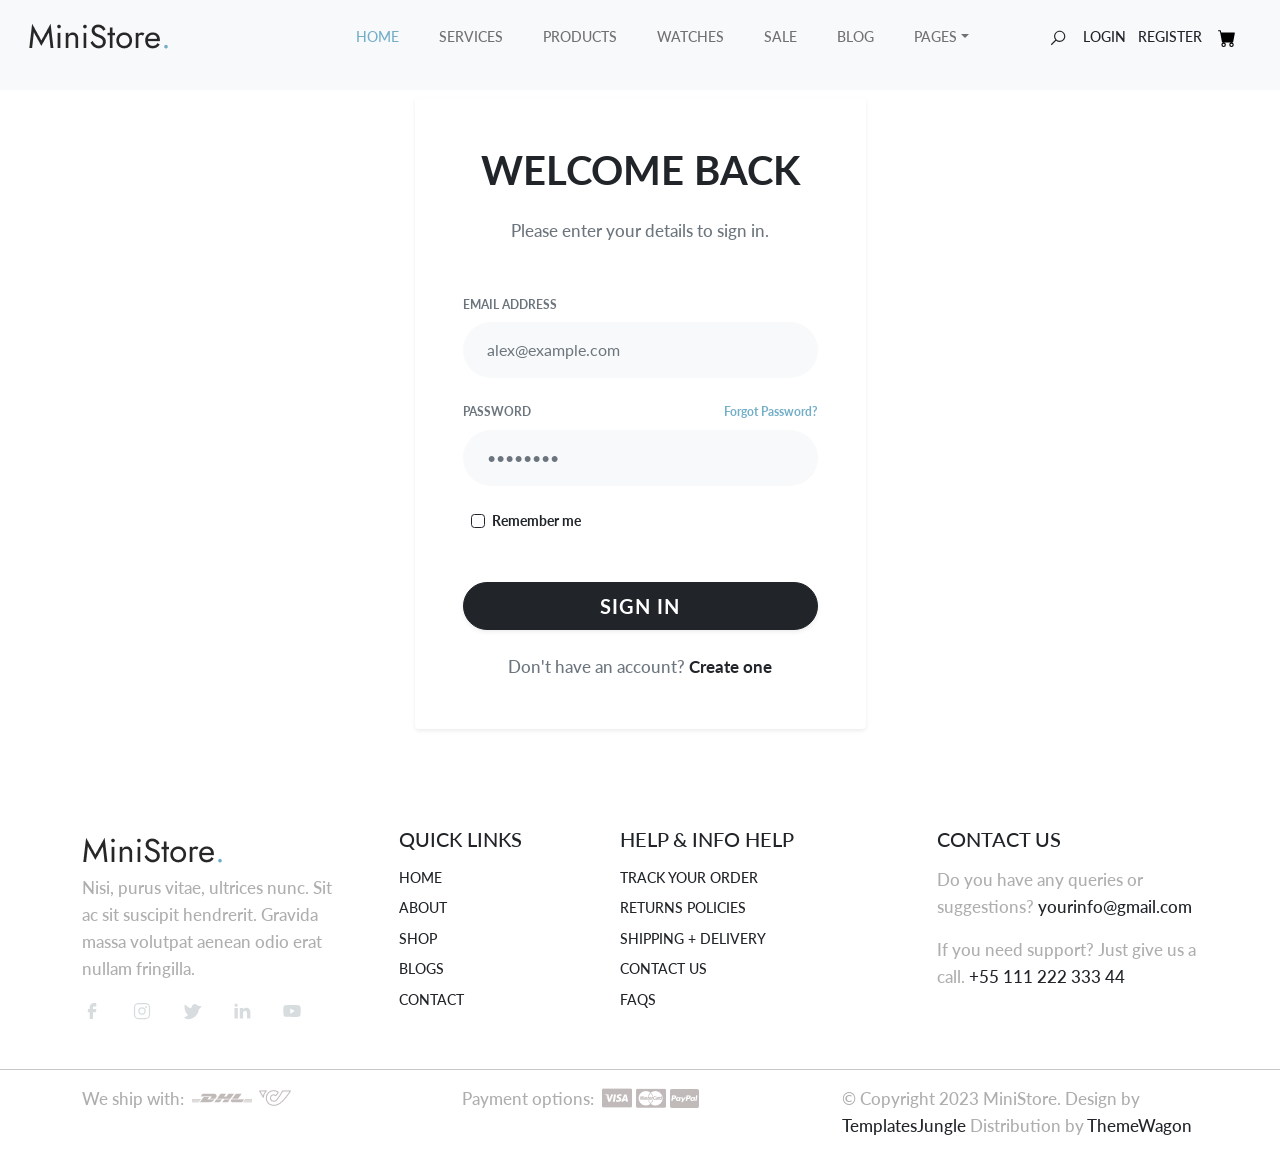
<file: ecom-fe/login.html>
<!DOCTYPE html>
<html>

<head>
    <title>Ministore</title>
    <meta charset="utf-8">
    <meta http-equiv="X-UA-Compatible" content="IE=edge">
    <meta name="viewport" content="width=device-width, initial-scale=1.0">
    <meta name="format-detection" content="telephone=no">
    <meta name="apple-mobile-web-app-capable" content="yes">
    <meta name="author" content="">
    <meta name="keywords" content="">
    <meta name="description" content="">
    <link rel="stylesheet" type="text/css" href="css/bootstrap.min.css">
    <link rel="stylesheet" type="text/css" href="style.css">
    <link rel="stylesheet" href="https://cdn.jsdelivr.net/npm/swiper@9/swiper-bundle.min.css" />
    <link rel="preconnect" href="https://fonts.googleapis.com">
    <link rel="preconnect" href="https://fonts.gstatic.com" crossorigin>
    <link
        href="https://fonts.googleapis.com/css2?family=Jost:wght@300;400;500&family=Lato:wght@300;400;700&display=swap"
        rel="stylesheet">
    <!-- script
    ================================================== -->
    <script src="js/modernizr.js"></script>
</head>

<body
    tabindex="0">
    <svg xmlns="http://www.w3.org/2000/svg" style="display: none;">
        <symbol id="search" xmlns="http://www.w3.org/2000/svg" viewBox="0 0 32 32">
            <title>Search</title>
            <path fill="currentColor"
                d="M19 3C13.488 3 9 7.488 9 13c0 2.395.84 4.59 2.25 6.313L3.281 27.28l1.439 1.44l7.968-7.969A9.922 9.922 0 0 0 19 23c5.512 0 10-4.488 10-10S24.512 3 19 3zm0 2c4.43 0 8 3.57 8 8s-3.57 8-8 8s-8-3.57-8-8s3.57-8 8-8z" />
        </symbol>
        <symbol xmlns="http://www.w3.org/2000/svg" id="user" viewBox="0 0 16 16">
            <path d="M3 14s-1 0-1-1 1-4 6-4 6 3 6 4-1 1-1 1H3Zm5-6a3 3 0 1 0 0-6 3 3 0 0 0 0 6Z" />
        </symbol>
        <symbol xmlns="http://www.w3.org/2000/svg" id="cart" viewBox="0 0 16 16">
            <path
                d="M0 1.5A.5.5 0 0 1 .5 1H2a.5.5 0 0 1 .485.379L2.89 3H14.5a.5.5 0 0 1 .491.592l-1.5 8A.5.5 0 0 1 13 12H4a.5.5 0 0 1-.491-.408L2.01 3.607 1.61 2H.5a.5.5 0 0 1-.5-.5zM5 12a2 2 0 1 0 0 4 2 2 0 0 0 0-4zm7 0a2 2 0 1 0 0 4 2 2 0 0 0 0-4zm-7 1a1 1 0 1 1 0 2 1 1 0 0 1 0-2zm7 0a1 1 0 1 1 0 2 1 1 0 0 1 0-2z" />
        </symbol>
        <svg xmlns="http://www.w3.org/2000/svg" id="chevron-left" viewBox="0 0 16 16">
            <path fill-rule="evenodd"
                d="M11.354 1.646a.5.5 0 0 1 0 .708L5.707 8l5.647 5.646a.5.5 0 0 1-.708.708l-6-6a.5.5 0 0 1 0-.708l6-6a.5.5 0 0 1 .708 0z" />
        </svg>
        <symbol xmlns="http://www.w3.org/2000/svg" id="chevron-right" viewBox="0 0 16 16">
            <path fill-rule="evenodd"
                d="M4.646 1.646a.5.5 0 0 1 .708 0l6 6a.5.5 0 0 1 0 .708l-6 6a.5.5 0 0 1-.708-.708L10.293 8 4.646 2.354a.5.5 0 0 1 0-.708z" />
        </symbol>
        <symbol xmlns="http://www.w3.org/2000/svg" id="cart-outline" viewBox="0 0 16 16">
            <path
                d="M0 1.5A.5.5 0 0 1 .5 1H2a.5.5 0 0 1 .485.379L2.89 3H14.5a.5.5 0 0 1 .49.598l-1 5a.5.5 0 0 1-.465.401l-9.397.472L4.415 11H13a.5.5 0 0 1 0 1H4a.5.5 0 0 1-.491-.408L2.01 3.607 1.61 2H.5a.5.5 0 0 1-.5-.5zM3.102 4l.84 4.479 9.144-.459L13.89 4H3.102zM5 12a2 2 0 1 0 0 4 2 2 0 0 0 0-4zm7 0a2 2 0 1 0 0 4 2 2 0 0 0 0-4zm-7 1a1 1 0 1 1 0 2 1 1 0 0 1 0-2zm7 0a1 1 0 1 1 0 2 1 1 0 0 1 0-2z" />
        </symbol>
        <symbol xmlns="http://www.w3.org/2000/svg" id="quality" viewBox="0 0 16 16">
            <path
                d="M9.669.864 8 0 6.331.864l-1.858.282-.842 1.68-1.337 1.32L2.6 6l-.306 1.854 1.337 1.32.842 1.68 1.858.282L8 12l1.669-.864 1.858-.282.842-1.68 1.337-1.32L13.4 6l.306-1.854-1.337-1.32-.842-1.68L9.669.864zm1.196 1.193.684 1.365 1.086 1.072L12.387 6l.248 1.506-1.086 1.072-.684 1.365-1.51.229L8 10.874l-1.355-.702-1.51-.229-.684-1.365-1.086-1.072L3.614 6l-.25-1.506 1.087-1.072.684-1.365 1.51-.229L8 1.126l1.356.702 1.509.229z" />
            <path d="M4 11.794V16l4-1 4 1v-4.206l-2.018.306L8 13.126 6.018 12.1 4 11.794z" />
        </symbol>
        <symbol xmlns="http://www.w3.org/2000/svg" id="price-tag" viewBox="0 0 16 16">
            <path d="M6 4.5a1.5 1.5 0 1 1-3 0 1.5 1.5 0 0 1 3 0zm-1 0a.5.5 0 1 0-1 0 .5.5 0 0 0 1 0z" />
            <path
                d="M2 1h4.586a1 1 0 0 1 .707.293l7 7a1 1 0 0 1 0 1.414l-4.586 4.586a1 1 0 0 1-1.414 0l-7-7A1 1 0 0 1 1 6.586V2a1 1 0 0 1 1-1zm0 5.586 7 7L13.586 9l-7-7H2v4.586z" />
        </symbol>
        <symbol xmlns="http://www.w3.org/2000/svg" id="shield-plus" viewBox="0 0 16 16">
            <path
                d="M5.338 1.59a61.44 61.44 0 0 0-2.837.856.481.481 0 0 0-.328.39c-.554 4.157.726 7.19 2.253 9.188a10.725 10.725 0 0 0 2.287 2.233c.346.244.652.42.893.533.12.057.218.095.293.118a.55.55 0 0 0 .101.025.615.615 0 0 0 .1-.025c.076-.023.174-.061.294-.118.24-.113.547-.29.893-.533a10.726 10.726 0 0 0 2.287-2.233c1.527-1.997 2.807-5.031 2.253-9.188a.48.48 0 0 0-.328-.39c-.651-.213-1.75-.56-2.837-.855C9.552 1.29 8.531 1.067 8 1.067c-.53 0-1.552.223-2.662.524zM5.072.56C6.157.265 7.31 0 8 0s1.843.265 2.928.56c1.11.3 2.229.655 2.887.87a1.54 1.54 0 0 1 1.044 1.262c.596 4.477-.787 7.795-2.465 9.99a11.775 11.775 0 0 1-2.517 2.453 7.159 7.159 0 0 1-1.048.625c-.28.132-.581.24-.829.24s-.548-.108-.829-.24a7.158 7.158 0 0 1-1.048-.625 11.777 11.777 0 0 1-2.517-2.453C1.928 10.487.545 7.169 1.141 2.692A1.54 1.54 0 0 1 2.185 1.43 62.456 62.456 0 0 1 5.072.56z" />
            <path
                d="M8 4.5a.5.5 0 0 1 .5.5v1.5H10a.5.5 0 0 1 0 1H8.5V9a.5.5 0 0 1-1 0V7.5H6a.5.5 0 0 1 0-1h1.5V5a.5.5 0 0 1 .5-.5z" />
        </symbol>
        <symbol xmlns="http://www.w3.org/2000/svg" id="star-fill" viewBox="0 0 16 16">
            <path
                d="M3.612 15.443c-.386.198-.824-.149-.746-.592l.83-4.73L.173 6.765c-.329-.314-.158-.888.283-.95l4.898-.696L7.538.792c.197-.39.73-.39.927 0l2.184 4.327 4.898.696c.441.062.612.636.282.95l-3.522 3.356.83 4.73c.078.443-.36.79-.746.592L8 13.187l-4.389 2.256z" />
        </symbol>
        <symbol xmlns="http://www.w3.org/2000/svg" id="star-empty" viewBox="0 0 16 16">
            <path
                d="M2.866 14.85c-.078.444.36.791.746.593l4.39-2.256 4.389 2.256c.386.198.824-.149.746-.592l-.83-4.73 3.522-3.356c.33-.314.16-.888-.282-.95l-4.898-.696L8.465.792a.513.513 0 0 0-.927 0L5.354 5.12l-4.898.696c-.441.062-.612.636-.283.95l3.523 3.356-.83 4.73zm4.905-2.767-3.686 1.894.694-3.957a.565.565 0 0 0-.163-.505L1.71 6.745l4.052-.576a.525.525 0 0 0 .393-.288L8 2.223l1.847 3.658a.525.525 0 0 0 .393.288l4.052.575-2.906 2.77a.565.565 0 0 0-.163.506l.694 3.957-3.686-1.894a.503.503 0 0 0-.461 0z" />
        </symbol>
        <symbol xmlns="http://www.w3.org/2000/svg" id="star-half" viewBox="0 0 16 16">
            <path
                d="M5.354 5.119 7.538.792A.516.516 0 0 1 8 .5c.183 0 .366.097.465.292l2.184 4.327 4.898.696A.537.537 0 0 1 16 6.32a.548.548 0 0 1-.17.445l-3.523 3.356.83 4.73c.078.443-.36.79-.746.592L8 13.187l-4.389 2.256a.52.52 0 0 1-.146.05c-.342.06-.668-.254-.6-.642l.83-4.73L.173 6.765a.55.55 0 0 1-.172-.403.58.58 0 0 1 .085-.302.513.513 0 0 1 .37-.245l4.898-.696zM8 12.027a.5.5 0 0 1 .232.056l3.686 1.894-.694-3.957a.565.565 0 0 1 .162-.505l2.907-2.77-4.052-.576a.525.525 0 0 1-.393-.288L8.001 2.223 8 2.226v9.8z" />
        </symbol>
        <symbol xmlns="http://www.w3.org/2000/svg" id="quote" viewBox="0 0 24 24">
            <path fill="currentColor" d="m15 17l2-4h-4V6h7v7l-2 4h-3Zm-9 0l2-4H4V6h7v7l-2 4H6Z" />
        </symbol>
        <symbol xmlns="http://www.w3.org/2000/svg" id="facebook" viewBox="0 0 24 24">
            <path fill="currentColor"
                d="M9.198 21.5h4v-8.01h3.604l.396-3.98h-4V7.5a1 1 0 0 1 1-1h3v-4h-3a5 5 0 0 0-5 5v2.01h-2l-.396 3.98h2.396v8.01Z" />
        </symbol>
        <symbol xmlns="http://www.w3.org/2000/svg" id="youtube" viewBox="0 0 32 32">
            <path fill="currentColor"
                d="M29.41 9.26a3.5 3.5 0 0 0-2.47-2.47C24.76 6.2 16 6.2 16 6.2s-8.76 0-10.94.59a3.5 3.5 0 0 0-2.47 2.47A36.13 36.13 0 0 0 2 16a36.13 36.13 0 0 0 .59 6.74a3.5 3.5 0 0 0 2.47 2.47c2.18.59 10.94.59 10.94.59s8.76 0 10.94-.59a3.5 3.5 0 0 0 2.47-2.47A36.13 36.13 0 0 0 30 16a36.13 36.13 0 0 0-.59-6.74ZM13.2 20.2v-8.4l7.27 4.2Z" />
        </symbol>
        <symbol xmlns="http://www.w3.org/2000/svg" id="twitter" viewBox="0 0 256 256">
            <path fill="currentColor"
                d="m245.66 77.66l-29.9 29.9C209.72 177.58 150.67 232 80 232c-14.52 0-26.49-2.3-35.58-6.84c-7.33-3.67-10.33-7.6-11.08-8.72a8 8 0 0 1 3.85-11.93c.26-.1 24.24-9.31 39.47-26.84a110.93 110.93 0 0 1-21.88-24.2c-12.4-18.41-26.28-50.39-22-98.18a8 8 0 0 1 13.65-4.92c.35.35 33.28 33.1 73.54 43.72V88a47.87 47.87 0 0 1 14.36-34.3A46.87 46.87 0 0 1 168.1 40a48.66 48.66 0 0 1 41.47 24H240a8 8 0 0 1 5.66 13.66Z" />
        </symbol>
        <symbol xmlns="http://www.w3.org/2000/svg" id="instagram" viewBox="0 0 256 256">
            <path fill="currentColor"
                d="M128 80a48 48 0 1 0 48 48a48.05 48.05 0 0 0-48-48Zm0 80a32 32 0 1 1 32-32a32 32 0 0 1-32 32Zm48-136H80a56.06 56.06 0 0 0-56 56v96a56.06 56.06 0 0 0 56 56h96a56.06 56.06 0 0 0 56-56V80a56.06 56.06 0 0 0-56-56Zm40 152a40 40 0 0 1-40 40H80a40 40 0 0 1-40-40V80a40 40 0 0 1 40-40h96a40 40 0 0 1 40 40ZM192 76a12 12 0 1 1-12-12a12 12 0 0 1 12 12Z" />
        </symbol>
        <symbol xmlns="http://www.w3.org/2000/svg" id="linkedin" viewBox="0 0 24 24">
            <path fill="currentColor"
                d="M6.94 5a2 2 0 1 1-4-.002a2 2 0 0 1 4 .002zM7 8.48H3V21h4V8.48zm6.32 0H9.34V21h3.94v-6.57c0-3.66 4.77-4 4.77 0V21H22v-7.93c0-6.17-7.06-5.94-8.72-2.91l.04-1.68z" />
        </symbol>
        <symbol xmlns="http://www.w3.org/2000/svg" id="nav-icon" viewBox="0 0 16 16">
            <path
                d="M14 10.5a.5.5 0 0 0-.5-.5h-3a.5.5 0 0 0 0 1h3a.5.5 0 0 0 .5-.5zm0-3a.5.5 0 0 0-.5-.5h-7a.5.5 0 0 0 0 1h7a.5.5 0 0 0 .5-.5zm0-3a.5.5 0 0 0-.5-.5h-11a.5.5 0 0 0 0 1h11a.5.5 0 0 0 .5-.5z" />
        </symbol>
        <symbol xmlns="http://www.w3.org/2000/svg" id="close" viewBox="0 0 16 16">
            <path
                d="M2.146 2.854a.5.5 0 1 1 .708-.708L8 7.293l5.146-5.147a.5.5 0 0 1 .708.708L8.707 8l5.147 5.146a.5.5 0 0 1-.708.708L8 8.707l-5.146 5.147a.5.5 0 0 1-.708-.708L7.293 8 2.146 2.854Z" />
        </symbol>
        <symbol xmlns="http://www.w3.org/2000/svg" id="navbar-icon" viewBox="0 0 16 16">
            <path
                d="M14 10.5a.5.5 0 0 0-.5-.5h-3a.5.5 0 0 0 0 1h3a.5.5 0 0 0 .5-.5zm0-3a.5.5 0 0 0-.5-.5h-7a.5.5 0 0 0 0 1h7a.5.5 0 0 0 .5-.5zm0-3a.5.5 0 0 0-.5-.5h-11a.5.5 0 0 0 0 1h11a.5.5 0 0 0 .5-.5z" />
        </symbol>
    </svg>

    <div class="search-popup">
        <div class="search-popup-container">

            <form role="search" method="get" class="search-form" action="">
                <input type="search" id="search-form" class="search-field" placeholder="Type and press enter" value=""
                    name="s" />
                <button type="submit" class="search-submit"><svg class="search">
                        <use xlink:href="#search"></use>
                    </svg></button>
            </form>

            <h5 class="cat-list-title">Browse Categories</h5>

            <ul class="cat-list">
                <li class="cat-list-item">
                    <a href="#" title="Mobile Phones">Mobile Phones</a>
                </li>
                <li class="cat-list-item">
                    <a href="#" title="Smart Watches">Smart Watches</a>
                </li>
                <li class="cat-list-item">
                    <a href="#" title="Headphones">Headphones</a>
                </li>
                <li class="cat-list-item">
                    <a href="#" title="Accessories">Accessories</a>
                </li>
                <li class="cat-list-item">
                    <a href="#" title="Monitors">Monitors</a>
                </li>
                <li class="cat-list-item">
                    <a href="#" title="Speakers">Speakers</a>
                </li>
                <li class="cat-list-item">
                    <a href="#" title="Memory Cards">Memory Cards</a>
                </li>
            </ul>

        </div>
    </div>

    <header id="header" class="site-header header-scrolled position-fixed text-black bg-light">
        <nav id="header-nav" class="navbar navbar-expand-lg px-3 mb-3">
            <div class="container-fluid">
                <a class="navbar-brand" href="index.html">
                    <img src="images/main-logo.png" class="logo">
                </a>
                <button class="navbar-toggler d-flex d-lg-none order-3 p-2" type="button" data-bs-toggle="offcanvas"
                    data-bs-target="#bdNavbar" aria-controls="bdNavbar" aria-expanded="false"
                    aria-label="Toggle navigation">
                    <svg class="navbar-icon">
                        <use xlink:href="#navbar-icon"></use>
                    </svg>
                </button>
                <div class="offcanvas offcanvas-end" tabindex="-1" id="bdNavbar"
                    aria-labelledby="bdNavbarOffcanvasLabel">
                    <div class="offcanvas-header px-4 pb-0">
                        <a class="navbar-brand" href="index.html">
                            <img src="images/main-logo.png" class="logo">
                        </a>
                        <button type="button" class="btn-close btn-close-black" data-bs-dismiss="offcanvas"
                            aria-label="Close" data-bs-target="#bdNavbar"></button>
                    </div>
                    <div class="offcanvas-body">
                        <ul id="navbar"
                            class="navbar-nav text-uppercase justify-content-end align-items-center flex-grow-1 pe-3">
                            <li class="nav-item">
                                <a class="nav-link me-4 active" href="#billboard">Home</a>
                            </li>
                            <li class="nav-item">
                                <a class="nav-link me-4" href="#company-services">Services</a>
                            </li>
                            <li class="nav-item">
                                <a class="nav-link me-4" href="#mobile-products">Products</a>
                            </li>
                            <li class="nav-item">
                                <a class="nav-link me-4" href="#smart-watches">Watches</a>
                            </li>
                            <li class="nav-item">
                                <a class="nav-link me-4" href="#yearly-sale">Sale</a>
                            </li>
                            <li class="nav-item">
                                <a class="nav-link me-4" href="#latest-blog">Blog</a>
                            </li>
                            <li class="nav-item dropdown">
                                <a class="nav-link me-4 dropdown-toggle link-dark" data-bs-toggle="dropdown" href="#"
                                    role="button" aria-expanded="false">Pages</a>
                                <ul class="dropdown-menu">
                                    <li>
                                        <a href="about.html" class="dropdown-item">About</a>
                                    </li>
                                    <li>
                                        <a href="blog.html" class="dropdown-item">Blog</a>
                                    </li>
                                    <li>
                                        <a href="catalog.html" class="dropdown-item">Shop</a>
                                    </li>
                                    <li>
                                        <a href="cart.html" class="dropdown-item">Cart</a>
                                    </li>
                                    <li>
                                        <a href="checkout.html" class="dropdown-item">Checkout</a>
                                    </li>
                                    <li>
                                        <a href="single-post.html" class="dropdown-item">Single Post</a>
                                    </li>
                                    <li>
                                        <a href="single-product.html" class="dropdown-item">Single Product</a>
                                    </li>
                                    <li>
                                        <a href="contact.html" class="dropdown-item">Contact</a>
                                    </li>
                                </ul>
                            </li>
                            <li class="nav-item">
                                <div class="user-items ps-5">
                                    <ul class="d-flex justify-content-end align-items-center list-unstyled mb-0">

                                        <li class="search-item pe-3">
                                            <a href="#" class="search-button text-dark">
                                                <svg class="search">
                                                    <use xlink:href="#search"></use>
                                                </svg>
                                            </a>
                                        </li>
                                        <li class="pe-3" id="auth-section"></li>

                                        <li class="position-relative">
                                            <a href="cart.html" class="text-dark">
                                                <svg class="cart">
                                                    <use xlink:href="#cart"></use>
                                                </svg>
                                            </a>
                                        </li>

                                    </ul>
                                </div>
                            </li>
                        </ul>
                    </div>
                </div>
            </div>
        </nav>
    </header>

    <section id="login-page" class="padding-large d-flex align-items-center" style="min-height: 80vh;">
        <div class="container">
            <div class="row justify-content-center">
                <div class="col-lg-5 col-md-8">
                    <div class="card border-0 shadow-sm rounded-4 p-4 p-md-5 bg-white auth-form">
                        <h2 class="display-6 text-uppercase fw-bolder text-center mb-4">Welcome Back</h2>
                        <p class="text-center text-muted mb-5">Please enter your details to sign in.</p>

                        <form id="loginForm">
                            <!-- Email Input -->
                            <div class="mb-4">
                                <label class="form-label text-muted small fw-bold text-uppercase">Email Address</label>
                                <input type="email"
                                    class="form-control rounded-pill px-4 py-3 bg-light border-0 shadow-none"
                                    placeholder="alex@example.com" required>
                            </div>

                            <!-- Password Input -->
                            <div class="mb-4">
                                <div class="d-flex justify-content-between">
                                    <label class="form-label text-muted small fw-bold text-uppercase">Password</label>
                                    <a href="#" class="small text-decoration-none text-primary fw-bold">Forgot
                                        Password?</a>
                                </div>
                                <input type="password"
                                    class="form-control rounded-pill px-4 py-3 bg-light border-0 shadow-none"
                                    placeholder="••••••••" required>
                            </div>

                            <!-- Remember Me -->
                            <div class="form-check mb-5 ms-2">
                                <input class="form-check-input border-dark shadow-none" type="checkbox" id="rememberMe">
                                <label class="form-check-label text-dark fw-bold" for="rememberMe">
                                    Remember me
                                </label>
                            </div>

                            <!-- Submit Button -->
                            <button type="submit"
                                class="btn btn-dark btn-lg w-100 rounded-pill text-uppercase fw-bold shadow-sm mb-4"
                                style="letter-spacing: 1px;">
                                Sign In
                            </button>

                            <!-- Redirect to Register -->
                            <p class="text-center text-muted m-0">
                                Don't have an account? <a href="register.html"
                                    class="text-dark fw-bolder text-decoration-none">Create one</a>
                            </p>
                        </form>
                    </div>
                </div>
            </div>
        </div>
    </section>

    <footer id="footer" class="overflow-hidden">
        <div class="container">
            <div class="row">
                <div class="footer-top-area">
                    <div class="row d-flex flex-wrap justify-content-between">
                        <div class="col-lg-3 col-sm-6 pb-3">
                            <div class="footer-menu">
                                <img src="images/main-logo.png" alt="logo">
                                <p>Nisi, purus vitae, ultrices nunc. Sit ac sit suscipit hendrerit. Gravida massa
                                    volutpat aenean odio
                                    erat nullam fringilla.</p>
                                <div class="social-links">
                                    <ul class="d-flex list-unstyled">
                                        <li>
                                            <a href="#">
                                                <svg class="facebook">
                                                    <use xlink:href="#facebook" />
                                                </svg>
                                            </a>
                                        </li>
                                        <li>
                                            <a href="#">
                                                <svg class="instagram">
                                                    <use xlink:href="#instagram" />
                                                </svg>
                                            </a>
                                        </li>
                                        <li>
                                            <a href="#">
                                                <svg class="twitter">
                                                    <use xlink:href="#twitter" />
                                                </svg>
                                            </a>
                                        </li>
                                        <li>
                                            <a href="#">
                                                <svg class="linkedin">
                                                    <use xlink:href="#linkedin" />
                                                </svg>
                                            </a>
                                        </li>
                                        <li>
                                            <a href="#">
                                                <svg class="youtube">
                                                    <use xlink:href="#youtube" />
                                                </svg>
                                            </a>
                                        </li>
                                    </ul>
                                </div>
                            </div>
                        </div>
                        <div class="col-lg-2 col-sm-6 pb-3">
                            <div class="footer-menu text-uppercase">
                                <h5 class="widget-title pb-2">Quick Links</h5>
                                <ul class="menu-list list-unstyled text-uppercase">
                                    <li class="menu-item pb-2">
                                        <a href="#">Home</a>
                                    </li>
                                    <li class="menu-item pb-2">
                                        <a href="#">About</a>
                                    </li>
                                    <li class="menu-item pb-2">
                                        <a href="#">Shop</a>
                                    </li>
                                    <li class="menu-item pb-2">
                                        <a href="#">Blogs</a>
                                    </li>
                                    <li class="menu-item pb-2">
                                        <a href="#">Contact</a>
                                    </li>
                                </ul>
                            </div>
                        </div>
                        <div class="col-lg-3 col-sm-6 pb-3">
                            <div class="footer-menu text-uppercase">
                                <h5 class="widget-title pb-2">Help & Info Help</h5>
                                <ul class="menu-list list-unstyled">
                                    <li class="menu-item pb-2">
                                        <a href="#">Track Your Order</a>
                                    </li>
                                    <li class="menu-item pb-2">
                                        <a href="#">Returns Policies</a>
                                    </li>
                                    <li class="menu-item pb-2">
                                        <a href="#">Shipping + Delivery</a>
                                    </li>
                                    <li class="menu-item pb-2">
                                        <a href="#">Contact Us</a>
                                    </li>
                                    <li class="menu-item pb-2">
                                        <a href="#">Faqs</a>
                                    </li>
                                </ul>
                            </div>
                        </div>
                        <div class="col-lg-3 col-sm-6 pb-3">
                            <div class="footer-menu contact-item">
                                <h5 class="widget-title text-uppercase pb-2">Contact Us</h5>
                                <p>Do you have any queries or suggestions? <a href="mailto:">yourinfo@gmail.com</a>
                                </p>
                                <p>If you need support? Just give us a call. <a href="">+55 111 222 333 44</a>
                                </p>
                            </div>
                        </div>
                    </div>
                </div>
            </div>
        </div>
        <hr>
    </footer>
    <div id="footer-bottom">
        <div class="container">
            <div class="row d-flex flex-wrap justify-content-between">
                <div class="col-md-4 col-sm-6">
                    <div class="Shipping d-flex">
                        <p>We ship with:</p>
                        <div class="card-wrap ps-2">
                            <img src="images/dhl.png" alt="visa">
                            <img src="images/shippingcard.png" alt="mastercard">
                        </div>
                    </div>
                </div>
                <div class="col-md-4 col-sm-6">
                    <div class="payment-method d-flex">
                        <p>Payment options:</p>
                        <div class="card-wrap ps-2">
                            <img src="images/visa.jpg" alt="visa">
                            <img src="images/mastercard.jpg" alt="mastercard">
                            <img src="images/paypal.jpg" alt="paypal">
                        </div>
                    </div>
                </div>
                <div class="col-md-4 col-sm-6">
                    <div class="copyright">
                        <p>© Copyright 2023 MiniStore. Design by <a
                                href="https://templatesjungle.com/">TemplatesJungle</a>
                            Distribution by <a href="https://themewagon.com">ThemeWagon</a>
                        </p>
                    </div>
                </div>
            </div>
        </div>
    </div>
    <script src="js/jquery-1.11.0.min.js"></script>
    <script src="https://cdn.jsdelivr.net/npm/swiper/swiper-bundle.min.js"></script>
    <script type="text/javascript" src="js/bootstrap.bundle.min.js"></script>
    <script type="text/javascript" src="js/plugins.js"></script>
    <script type="text/javascript" src="js/script.js"></script>
</body>

</html>


<script>

    function getToken() {
        return localStorage.getItem("token");
    }

    function requireLogin() {
        const token = getToken();
        if (!token) {
            alert("Please login first");
            window.location.href = "login.html";
            return null;
        }
        return token;
    }

    function setupAuthUI() {
        const authSection = document.getElementById("auth-section");
        const token = getToken();

        if (token) {
            authSection.innerHTML = `
      <a href="user-info.html" class="text-dark">Profile</a>
      <a href="#" id="logout-btn" class="text-dark ms-2">Logout</a>
    `;

            document.getElementById("logout-btn").addEventListener("click", (e) => {
                e.preventDefault();
                localStorage.removeItem("token");
                location.reload();
            });

        } else {
            authSection.innerHTML = `
      <a href="login.html" class="text-dark">Login</a>
      <a href="register.html" class="text-dark ms-2">Register</a>
    `;
        }
    }

    setupAuthUI();


    document.addEventListener("DOMContentLoaded", () => {

        const form = document.getElementById("loginForm");

        form.addEventListener("submit", async (e) => {
            e.preventDefault();

            const email = document.querySelector('input[type="email"]').value;
            const password = document.querySelector('input[type="password"]').value;

            try {
                const res = await fetch("/api/users/login", {
                    method: "POST",
                    headers: {
                        "Content-Type": "application/json"
                    },
                    body: JSON.stringify({
                        email,
                        password
                    })
                });

                if (!res.ok) {
                    alert("Login failed");
                    return;
                }

                const data = await res.json();

                console.log("TOKEN:", data.accessToken);

                // store token
                localStorage.setItem("token", data.accessToken);

                alert("Login successful!");
                window.location.href = "/";

            } catch (err) {
                console.error(err);
                alert("Something went wrong");
            }
        });

    });
</script>
</file>
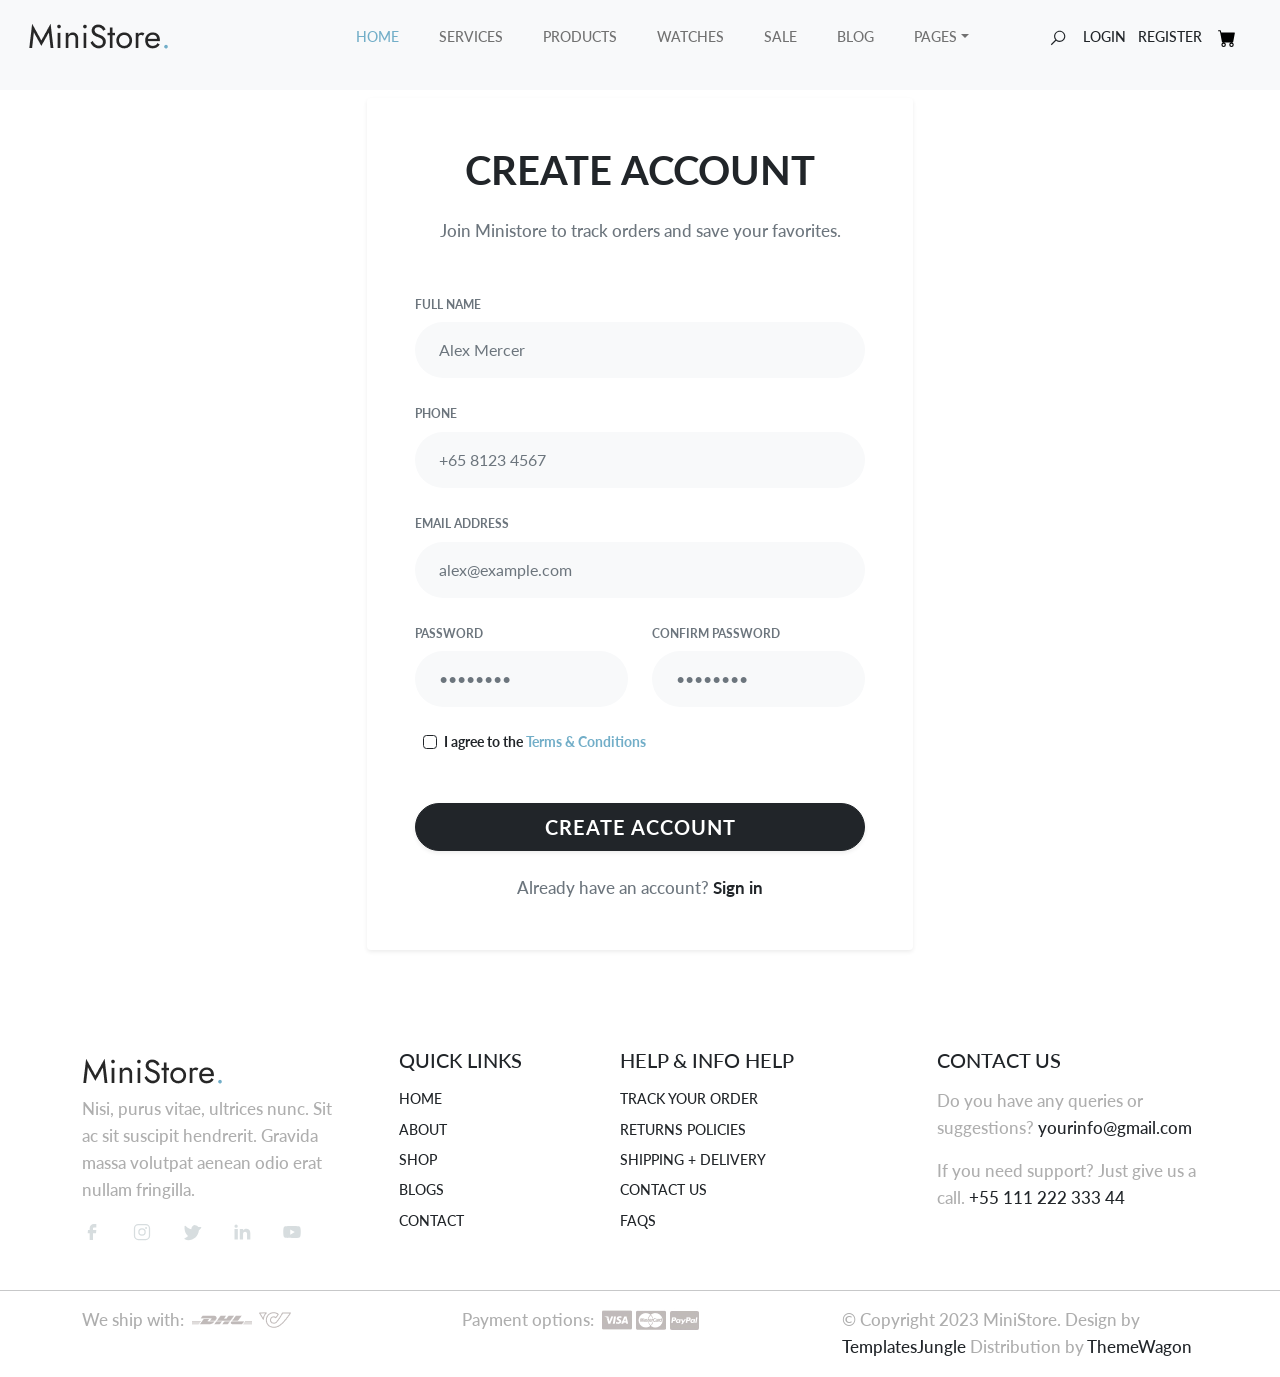
<file: ecom-fe/register.html>
<!DOCTYPE html>
<html>

<head>
    <title>Ministore</title>
    <meta charset="utf-8">
    <meta http-equiv="X-UA-Compatible" content="IE=edge">
    <meta name="viewport" content="width=device-width, initial-scale=1.0">
    <meta name="format-detection" content="telephone=no">
    <meta name="apple-mobile-web-app-capable" content="yes">
    <meta name="author" content="">
    <meta name="keywords" content="">
    <meta name="description" content="">
    <link rel="stylesheet" type="text/css" href="css/bootstrap.min.css">
    <link rel="stylesheet" type="text/css" href="style.css">
    <link rel="stylesheet" href="https://cdn.jsdelivr.net/npm/swiper@9/swiper-bundle.min.css" />
    <link rel="preconnect" href="https://fonts.googleapis.com">
    <link rel="preconnect" href="https://fonts.gstatic.com" crossorigin>
    <link
        href="https://fonts.googleapis.com/css2?family=Jost:wght@300;400;500&family=Lato:wght@300;400;700&display=swap"
        rel="stylesheet">
    <!-- script
    ================================================== -->
    <script src="js/modernizr.js"></script>
</head>

<body
    tabindex="0">
    <svg xmlns="http://www.w3.org/2000/svg" style="display: none;">
        <symbol id="search" xmlns="http://www.w3.org/2000/svg" viewBox="0 0 32 32">
            <title>Search</title>
            <path fill="currentColor"
                d="M19 3C13.488 3 9 7.488 9 13c0 2.395.84 4.59 2.25 6.313L3.281 27.28l1.439 1.44l7.968-7.969A9.922 9.922 0 0 0 19 23c5.512 0 10-4.488 10-10S24.512 3 19 3zm0 2c4.43 0 8 3.57 8 8s-3.57 8-8 8s-8-3.57-8-8s3.57-8 8-8z" />
        </symbol>
        <symbol xmlns="http://www.w3.org/2000/svg" id="user" viewBox="0 0 16 16">
            <path d="M3 14s-1 0-1-1 1-4 6-4 6 3 6 4-1 1-1 1H3Zm5-6a3 3 0 1 0 0-6 3 3 0 0 0 0 6Z" />
        </symbol>
        <symbol xmlns="http://www.w3.org/2000/svg" id="cart" viewBox="0 0 16 16">
            <path
                d="M0 1.5A.5.5 0 0 1 .5 1H2a.5.5 0 0 1 .485.379L2.89 3H14.5a.5.5 0 0 1 .491.592l-1.5 8A.5.5 0 0 1 13 12H4a.5.5 0 0 1-.491-.408L2.01 3.607 1.61 2H.5a.5.5 0 0 1-.5-.5zM5 12a2 2 0 1 0 0 4 2 2 0 0 0 0-4zm7 0a2 2 0 1 0 0 4 2 2 0 0 0 0-4zm-7 1a1 1 0 1 1 0 2 1 1 0 0 1 0-2zm7 0a1 1 0 1 1 0 2 1 1 0 0 1 0-2z" />
        </symbol>
        <svg xmlns="http://www.w3.org/2000/svg" id="chevron-left" viewBox="0 0 16 16">
            <path fill-rule="evenodd"
                d="M11.354 1.646a.5.5 0 0 1 0 .708L5.707 8l5.647 5.646a.5.5 0 0 1-.708.708l-6-6a.5.5 0 0 1 0-.708l6-6a.5.5 0 0 1 .708 0z" />
        </svg>
        <symbol xmlns="http://www.w3.org/2000/svg" id="chevron-right" viewBox="0 0 16 16">
            <path fill-rule="evenodd"
                d="M4.646 1.646a.5.5 0 0 1 .708 0l6 6a.5.5 0 0 1 0 .708l-6 6a.5.5 0 0 1-.708-.708L10.293 8 4.646 2.354a.5.5 0 0 1 0-.708z" />
        </symbol>
        <symbol xmlns="http://www.w3.org/2000/svg" id="cart-outline" viewBox="0 0 16 16">
            <path
                d="M0 1.5A.5.5 0 0 1 .5 1H2a.5.5 0 0 1 .485.379L2.89 3H14.5a.5.5 0 0 1 .49.598l-1 5a.5.5 0 0 1-.465.401l-9.397.472L4.415 11H13a.5.5 0 0 1 0 1H4a.5.5 0 0 1-.491-.408L2.01 3.607 1.61 2H.5a.5.5 0 0 1-.5-.5zM3.102 4l.84 4.479 9.144-.459L13.89 4H3.102zM5 12a2 2 0 1 0 0 4 2 2 0 0 0 0-4zm7 0a2 2 0 1 0 0 4 2 2 0 0 0 0-4zm-7 1a1 1 0 1 1 0 2 1 1 0 0 1 0-2zm7 0a1 1 0 1 1 0 2 1 1 0 0 1 0-2z" />
        </symbol>
        <symbol xmlns="http://www.w3.org/2000/svg" id="quality" viewBox="0 0 16 16">
            <path
                d="M9.669.864 8 0 6.331.864l-1.858.282-.842 1.68-1.337 1.32L2.6 6l-.306 1.854 1.337 1.32.842 1.68 1.858.282L8 12l1.669-.864 1.858-.282.842-1.68 1.337-1.32L13.4 6l.306-1.854-1.337-1.32-.842-1.68L9.669.864zm1.196 1.193.684 1.365 1.086 1.072L12.387 6l.248 1.506-1.086 1.072-.684 1.365-1.51.229L8 10.874l-1.355-.702-1.51-.229-.684-1.365-1.086-1.072L3.614 6l-.25-1.506 1.087-1.072.684-1.365 1.51-.229L8 1.126l1.356.702 1.509.229z" />
            <path d="M4 11.794V16l4-1 4 1v-4.206l-2.018.306L8 13.126 6.018 12.1 4 11.794z" />
        </symbol>
        <symbol xmlns="http://www.w3.org/2000/svg" id="price-tag" viewBox="0 0 16 16">
            <path d="M6 4.5a1.5 1.5 0 1 1-3 0 1.5 1.5 0 0 1 3 0zm-1 0a.5.5 0 1 0-1 0 .5.5 0 0 0 1 0z" />
            <path
                d="M2 1h4.586a1 1 0 0 1 .707.293l7 7a1 1 0 0 1 0 1.414l-4.586 4.586a1 1 0 0 1-1.414 0l-7-7A1 1 0 0 1 1 6.586V2a1 1 0 0 1 1-1zm0 5.586 7 7L13.586 9l-7-7H2v4.586z" />
        </symbol>
        <symbol xmlns="http://www.w3.org/2000/svg" id="shield-plus" viewBox="0 0 16 16">
            <path
                d="M5.338 1.59a61.44 61.44 0 0 0-2.837.856.481.481 0 0 0-.328.39c-.554 4.157.726 7.19 2.253 9.188a10.725 10.725 0 0 0 2.287 2.233c.346.244.652.42.893.533.12.057.218.095.293.118a.55.55 0 0 0 .101.025.615.615 0 0 0 .1-.025c.076-.023.174-.061.294-.118.24-.113.547-.29.893-.533a10.726 10.726 0 0 0 2.287-2.233c1.527-1.997 2.807-5.031 2.253-9.188a.48.48 0 0 0-.328-.39c-.651-.213-1.75-.56-2.837-.855C9.552 1.29 8.531 1.067 8 1.067c-.53 0-1.552.223-2.662.524zM5.072.56C6.157.265 7.31 0 8 0s1.843.265 2.928.56c1.11.3 2.229.655 2.887.87a1.54 1.54 0 0 1 1.044 1.262c.596 4.477-.787 7.795-2.465 9.99a11.775 11.775 0 0 1-2.517 2.453 7.159 7.159 0 0 1-1.048.625c-.28.132-.581.24-.829.24s-.548-.108-.829-.24a7.158 7.158 0 0 1-1.048-.625 11.777 11.777 0 0 1-2.517-2.453C1.928 10.487.545 7.169 1.141 2.692A1.54 1.54 0 0 1 2.185 1.43 62.456 62.456 0 0 1 5.072.56z" />
            <path
                d="M8 4.5a.5.5 0 0 1 .5.5v1.5H10a.5.5 0 0 1 0 1H8.5V9a.5.5 0 0 1-1 0V7.5H6a.5.5 0 0 1 0-1h1.5V5a.5.5 0 0 1 .5-.5z" />
        </symbol>
        <symbol xmlns="http://www.w3.org/2000/svg" id="star-fill" viewBox="0 0 16 16">
            <path
                d="M3.612 15.443c-.386.198-.824-.149-.746-.592l.83-4.73L.173 6.765c-.329-.314-.158-.888.283-.95l4.898-.696L7.538.792c.197-.39.73-.39.927 0l2.184 4.327 4.898.696c.441.062.612.636.282.95l-3.522 3.356.83 4.73c.078.443-.36.79-.746.592L8 13.187l-4.389 2.256z" />
        </symbol>
        <symbol xmlns="http://www.w3.org/2000/svg" id="star-empty" viewBox="0 0 16 16">
            <path
                d="M2.866 14.85c-.078.444.36.791.746.593l4.39-2.256 4.389 2.256c.386.198.824-.149.746-.592l-.83-4.73 3.522-3.356c.33-.314.16-.888-.282-.95l-4.898-.696L8.465.792a.513.513 0 0 0-.927 0L5.354 5.12l-4.898.696c-.441.062-.612.636-.283.95l3.523 3.356-.83 4.73zm4.905-2.767-3.686 1.894.694-3.957a.565.565 0 0 0-.163-.505L1.71 6.745l4.052-.576a.525.525 0 0 0 .393-.288L8 2.223l1.847 3.658a.525.525 0 0 0 .393.288l4.052.575-2.906 2.77a.565.565 0 0 0-.163.506l.694 3.957-3.686-1.894a.503.503 0 0 0-.461 0z" />
        </symbol>
        <symbol xmlns="http://www.w3.org/2000/svg" id="star-half" viewBox="0 0 16 16">
            <path
                d="M5.354 5.119 7.538.792A.516.516 0 0 1 8 .5c.183 0 .366.097.465.292l2.184 4.327 4.898.696A.537.537 0 0 1 16 6.32a.548.548 0 0 1-.17.445l-3.523 3.356.83 4.73c.078.443-.36.79-.746.592L8 13.187l-4.389 2.256a.52.52 0 0 1-.146.05c-.342.06-.668-.254-.6-.642l.83-4.73L.173 6.765a.55.55 0 0 1-.172-.403.58.58 0 0 1 .085-.302.513.513 0 0 1 .37-.245l4.898-.696zM8 12.027a.5.5 0 0 1 .232.056l3.686 1.894-.694-3.957a.565.565 0 0 1 .162-.505l2.907-2.77-4.052-.576a.525.525 0 0 1-.393-.288L8.001 2.223 8 2.226v9.8z" />
        </symbol>
        <symbol xmlns="http://www.w3.org/2000/svg" id="quote" viewBox="0 0 24 24">
            <path fill="currentColor" d="m15 17l2-4h-4V6h7v7l-2 4h-3Zm-9 0l2-4H4V6h7v7l-2 4H6Z" />
        </symbol>
        <symbol xmlns="http://www.w3.org/2000/svg" id="facebook" viewBox="0 0 24 24">
            <path fill="currentColor"
                d="M9.198 21.5h4v-8.01h3.604l.396-3.98h-4V7.5a1 1 0 0 1 1-1h3v-4h-3a5 5 0 0 0-5 5v2.01h-2l-.396 3.98h2.396v8.01Z" />
        </symbol>
        <symbol xmlns="http://www.w3.org/2000/svg" id="youtube" viewBox="0 0 32 32">
            <path fill="currentColor"
                d="M29.41 9.26a3.5 3.5 0 0 0-2.47-2.47C24.76 6.2 16 6.2 16 6.2s-8.76 0-10.94.59a3.5 3.5 0 0 0-2.47 2.47A36.13 36.13 0 0 0 2 16a36.13 36.13 0 0 0 .59 6.74a3.5 3.5 0 0 0 2.47 2.47c2.18.59 10.94.59 10.94.59s8.76 0 10.94-.59a3.5 3.5 0 0 0 2.47-2.47A36.13 36.13 0 0 0 30 16a36.13 36.13 0 0 0-.59-6.74ZM13.2 20.2v-8.4l7.27 4.2Z" />
        </symbol>
        <symbol xmlns="http://www.w3.org/2000/svg" id="twitter" viewBox="0 0 256 256">
            <path fill="currentColor"
                d="m245.66 77.66l-29.9 29.9C209.72 177.58 150.67 232 80 232c-14.52 0-26.49-2.3-35.58-6.84c-7.33-3.67-10.33-7.6-11.08-8.72a8 8 0 0 1 3.85-11.93c.26-.1 24.24-9.31 39.47-26.84a110.93 110.93 0 0 1-21.88-24.2c-12.4-18.41-26.28-50.39-22-98.18a8 8 0 0 1 13.65-4.92c.35.35 33.28 33.1 73.54 43.72V88a47.87 47.87 0 0 1 14.36-34.3A46.87 46.87 0 0 1 168.1 40a48.66 48.66 0 0 1 41.47 24H240a8 8 0 0 1 5.66 13.66Z" />
        </symbol>
        <symbol xmlns="http://www.w3.org/2000/svg" id="instagram" viewBox="0 0 256 256">
            <path fill="currentColor"
                d="M128 80a48 48 0 1 0 48 48a48.05 48.05 0 0 0-48-48Zm0 80a32 32 0 1 1 32-32a32 32 0 0 1-32 32Zm48-136H80a56.06 56.06 0 0 0-56 56v96a56.06 56.06 0 0 0 56 56h96a56.06 56.06 0 0 0 56-56V80a56.06 56.06 0 0 0-56-56Zm40 152a40 40 0 0 1-40 40H80a40 40 0 0 1-40-40V80a40 40 0 0 1 40-40h96a40 40 0 0 1 40 40ZM192 76a12 12 0 1 1-12-12a12 12 0 0 1 12 12Z" />
        </symbol>
        <symbol xmlns="http://www.w3.org/2000/svg" id="linkedin" viewBox="0 0 24 24">
            <path fill="currentColor"
                d="M6.94 5a2 2 0 1 1-4-.002a2 2 0 0 1 4 .002zM7 8.48H3V21h4V8.48zm6.32 0H9.34V21h3.94v-6.57c0-3.66 4.77-4 4.77 0V21H22v-7.93c0-6.17-7.06-5.94-8.72-2.91l.04-1.68z" />
        </symbol>
        <symbol xmlns="http://www.w3.org/2000/svg" id="nav-icon" viewBox="0 0 16 16">
            <path
                d="M14 10.5a.5.5 0 0 0-.5-.5h-3a.5.5 0 0 0 0 1h3a.5.5 0 0 0 .5-.5zm0-3a.5.5 0 0 0-.5-.5h-7a.5.5 0 0 0 0 1h7a.5.5 0 0 0 .5-.5zm0-3a.5.5 0 0 0-.5-.5h-11a.5.5 0 0 0 0 1h11a.5.5 0 0 0 .5-.5z" />
        </symbol>
        <symbol xmlns="http://www.w3.org/2000/svg" id="close" viewBox="0 0 16 16">
            <path
                d="M2.146 2.854a.5.5 0 1 1 .708-.708L8 7.293l5.146-5.147a.5.5 0 0 1 .708.708L8.707 8l5.147 5.146a.5.5 0 0 1-.708.708L8 8.707l-5.146 5.147a.5.5 0 0 1-.708-.708L7.293 8 2.146 2.854Z" />
        </symbol>
        <symbol xmlns="http://www.w3.org/2000/svg" id="navbar-icon" viewBox="0 0 16 16">
            <path
                d="M14 10.5a.5.5 0 0 0-.5-.5h-3a.5.5 0 0 0 0 1h3a.5.5 0 0 0 .5-.5zm0-3a.5.5 0 0 0-.5-.5h-7a.5.5 0 0 0 0 1h7a.5.5 0 0 0 .5-.5zm0-3a.5.5 0 0 0-.5-.5h-11a.5.5 0 0 0 0 1h11a.5.5 0 0 0 .5-.5z" />
        </symbol>
    </svg>

    <div class="search-popup">
        <div class="search-popup-container">

            <form role="search" method="get" class="search-form" action="">
                <input type="search" id="search-form" class="search-field" placeholder="Type and press enter" value=""
                    name="s" />
                <button type="submit" class="search-submit"><svg class="search">
                        <use xlink:href="#search"></use>
                    </svg></button>
            </form>

            <h5 class="cat-list-title">Browse Categories</h5>

            <ul class="cat-list">
                <li class="cat-list-item">
                    <a href="#" title="Mobile Phones">Mobile Phones</a>
                </li>
                <li class="cat-list-item">
                    <a href="#" title="Smart Watches">Smart Watches</a>
                </li>
                <li class="cat-list-item">
                    <a href="#" title="Headphones">Headphones</a>
                </li>
                <li class="cat-list-item">
                    <a href="#" title="Accessories">Accessories</a>
                </li>
                <li class="cat-list-item">
                    <a href="#" title="Monitors">Monitors</a>
                </li>
                <li class="cat-list-item">
                    <a href="#" title="Speakers">Speakers</a>
                </li>
                <li class="cat-list-item">
                    <a href="#" title="Memory Cards">Memory Cards</a>
                </li>
            </ul>

        </div>
    </div>

    <header id="header" class="site-header header-scrolled position-fixed text-black bg-light">
        <nav id="header-nav" class="navbar navbar-expand-lg px-3 mb-3">
            <div class="container-fluid">
                <a class="navbar-brand" href="index.html">
                    <img src="images/main-logo.png" class="logo">
                </a>
                <button class="navbar-toggler d-flex d-lg-none order-3 p-2" type="button" data-bs-toggle="offcanvas"
                    data-bs-target="#bdNavbar" aria-controls="bdNavbar" aria-expanded="false"
                    aria-label="Toggle navigation">
                    <svg class="navbar-icon">
                        <use xlink:href="#navbar-icon"></use>
                    </svg>
                </button>
                <div class="offcanvas offcanvas-end" tabindex="-1" id="bdNavbar"
                    aria-labelledby="bdNavbarOffcanvasLabel">
                    <div class="offcanvas-header px-4 pb-0">
                        <a class="navbar-brand" href="index.html">
                            <img src="images/main-logo.png" class="logo">
                        </a>
                        <button type="button" class="btn-close btn-close-black" data-bs-dismiss="offcanvas"
                            aria-label="Close" data-bs-target="#bdNavbar"></button>
                    </div>
                    <div class="offcanvas-body">
                        <ul id="navbar"
                            class="navbar-nav text-uppercase justify-content-end align-items-center flex-grow-1 pe-3">
                            <li class="nav-item">
                                <a class="nav-link me-4 active" href="#billboard">Home</a>
                            </li>
                            <li class="nav-item">
                                <a class="nav-link me-4" href="#company-services">Services</a>
                            </li>
                            <li class="nav-item">
                                <a class="nav-link me-4" href="#mobile-products">Products</a>
                            </li>
                            <li class="nav-item">
                                <a class="nav-link me-4" href="#smart-watches">Watches</a>
                            </li>
                            <li class="nav-item">
                                <a class="nav-link me-4" href="#yearly-sale">Sale</a>
                            </li>
                            <li class="nav-item">
                                <a class="nav-link me-4" href="#latest-blog">Blog</a>
                            </li>
                            <li class="nav-item dropdown">
                                <a class="nav-link me-4 dropdown-toggle link-dark" data-bs-toggle="dropdown" href="#"
                                    role="button" aria-expanded="false">Pages</a>
                                <ul class="dropdown-menu">
                                    <li>
                                        <a href="about.html" class="dropdown-item">About</a>
                                    </li>
                                    <li>
                                        <a href="blog.html" class="dropdown-item">Blog</a>
                                    </li>
                                    <li>
                                        <a href="catalog.html" class="dropdown-item">Shop</a>
                                    </li>
                                    <li>
                                        <a href="cart.html" class="dropdown-item">Cart</a>
                                    </li>
                                    <li>
                                        <a href="checkout.html" class="dropdown-item">Checkout</a>
                                    </li>
                                    <li>
                                        <a href="single-post.html" class="dropdown-item">Single Post</a>
                                    </li>
                                    <li>
                                        <a href="single-product.html" class="dropdown-item">Single Product</a>
                                    </li>
                                    <li>
                                        <a href="contact.html" class="dropdown-item">Contact</a>
                                    </li>
                                </ul>
                            </li>
                            <li class="nav-item">
                                <div class="user-items ps-5">
                                    <ul class="d-flex justify-content-end align-items-center list-unstyled mb-0">

                                        <li class="search-item pe-3">
                                            <a href="#" class="search-button text-dark">
                                                <svg class="search">
                                                    <use xlink:href="#search"></use>
                                                </svg>
                                            </a>
                                        </li>
                                        <li class="pe-3" id="auth-section"></li>

                                        <li class="position-relative">
                                            <a href="cart.html" class="text-dark">
                                                <svg class="cart">
                                                    <use xlink:href="#cart"></use>
                                                </svg>
                                            </a>
                                        </li>

                                    </ul>
                                </div>
                            </li>
                        </ul>
                    </div>
                </div>
            </div>
        </nav>
    </header>

    <section id="register-page" class="padding-large d-flex align-items-center" style="min-height: 80vh;">
        <div class="container">
            <div class="row justify-content-center">
                <div class="col-lg-6 col-md-8">
                    <div class="card border-0 shadow-sm rounded-4 p-4 p-md-5 bg-white auth-form">
                        <h2 class="display-6 text-uppercase fw-bolder text-center mb-4">Create Account</h2>
                        <p class="text-center text-muted mb-5">Join Ministore to track orders and save your favorites.
                        </p>

                        <form id="registerForm">
                            <div class="row g-4 mb-4">
                                <!-- Full Name -->
                                <div class="col-12">
                                    <label class="form-label text-muted small fw-bold text-uppercase">Full Name</label>
                                    <input id="fullName" type="text"
                                        class="form-control rounded-pill px-4 py-3 bg-light border-0 shadow-none"
                                        placeholder="Alex Mercer" required>
                                </div>

                                <div class="col-12">
                                    <label class="form-label text-muted small fw-bold text-uppercase">Phone</label>
                                    <input id="phone" type="text"
                                        class="form-control rounded-pill px-4 py-3 bg-light border-0 shadow-none"
                                        placeholder="+65 8123 4567" required>
                                </div>

                                <!-- Email -->
                                <div class="col-12">
                                    <label class="form-label text-muted small fw-bold text-uppercase">Email
                                        Address</label>
                                    <input id="email" type="email"
                                        class="form-control rounded-pill px-4 py-3 bg-light border-0 shadow-none"
                                        placeholder="alex@example.com" required>
                                </div>

                                <!-- Passwords side-by-side -->
                                <div class="col-md-6">
                                    <label class="form-label text-muted small fw-bold text-uppercase">Password</label>
                                    <input id="password" type="password"
                                        class="form-control rounded-pill px-4 py-3 bg-light border-0 shadow-none"
                                        placeholder="••••••••" required>
                                </div>

                                <div class="col-md-6">
                                    <label class="form-label text-muted small fw-bold text-uppercase">Confirm
                                        Password</label>
                                    <input id="confirmPassword" type="password"
                                        class="form-control rounded-pill px-4 py-3 bg-light border-0 shadow-none"
                                        placeholder="••••••••" required>
                                </div>
                            </div>

                            <!-- Terms & Conditions -->
                            <div class="form-check mb-5 ms-2">
                                <input class="form-check-input border-dark shadow-none" type="checkbox" id="termsCheck"
                                    required>
                                <label class="form-check-label text-dark fw-bold" for="termsCheck">
                                    I agree to the <a href="#" class="text-primary text-decoration-none">Terms &
                                        Conditions</a>
                                </label>
                            </div>

                            <!-- Submit Button -->
                            <button type="submit"
                                class="btn btn-dark btn-lg w-100 rounded-pill text-uppercase fw-bold shadow-sm mb-4"
                                style="letter-spacing: 1px;">
                                Create Account
                            </button>

                            <!-- Redirect to Login -->
                            <p class="text-center text-muted m-0">
                                Already have an account? <a href="login.html"
                                    class="text-dark fw-bolder text-decoration-none">Sign in</a>
                            </p>
                        </form>
                    </div>
                </div>
            </div>
        </div>
    </section>

    <footer id="footer" class="overflow-hidden">
        <div class="container">
            <div class="row">
                <div class="footer-top-area">
                    <div class="row d-flex flex-wrap justify-content-between">
                        <div class="col-lg-3 col-sm-6 pb-3">
                            <div class="footer-menu">
                                <img src="images/main-logo.png" alt="logo">
                                <p>Nisi, purus vitae, ultrices nunc. Sit ac sit suscipit hendrerit. Gravida massa
                                    volutpat aenean odio
                                    erat nullam fringilla.</p>
                                <div class="social-links">
                                    <ul class="d-flex list-unstyled">
                                        <li>
                                            <a href="#">
                                                <svg class="facebook">
                                                    <use xlink:href="#facebook" />
                                                </svg>
                                            </a>
                                        </li>
                                        <li>
                                            <a href="#">
                                                <svg class="instagram">
                                                    <use xlink:href="#instagram" />
                                                </svg>
                                            </a>
                                        </li>
                                        <li>
                                            <a href="#">
                                                <svg class="twitter">
                                                    <use xlink:href="#twitter" />
                                                </svg>
                                            </a>
                                        </li>
                                        <li>
                                            <a href="#">
                                                <svg class="linkedin">
                                                    <use xlink:href="#linkedin" />
                                                </svg>
                                            </a>
                                        </li>
                                        <li>
                                            <a href="#">
                                                <svg class="youtube">
                                                    <use xlink:href="#youtube" />
                                                </svg>
                                            </a>
                                        </li>
                                    </ul>
                                </div>
                            </div>
                        </div>
                        <div class="col-lg-2 col-sm-6 pb-3">
                            <div class="footer-menu text-uppercase">
                                <h5 class="widget-title pb-2">Quick Links</h5>
                                <ul class="menu-list list-unstyled text-uppercase">
                                    <li class="menu-item pb-2">
                                        <a href="#">Home</a>
                                    </li>
                                    <li class="menu-item pb-2">
                                        <a href="#">About</a>
                                    </li>
                                    <li class="menu-item pb-2">
                                        <a href="#">Shop</a>
                                    </li>
                                    <li class="menu-item pb-2">
                                        <a href="#">Blogs</a>
                                    </li>
                                    <li class="menu-item pb-2">
                                        <a href="#">Contact</a>
                                    </li>
                                </ul>
                            </div>
                        </div>
                        <div class="col-lg-3 col-sm-6 pb-3">
                            <div class="footer-menu text-uppercase">
                                <h5 class="widget-title pb-2">Help & Info Help</h5>
                                <ul class="menu-list list-unstyled">
                                    <li class="menu-item pb-2">
                                        <a href="#">Track Your Order</a>
                                    </li>
                                    <li class="menu-item pb-2">
                                        <a href="#">Returns Policies</a>
                                    </li>
                                    <li class="menu-item pb-2">
                                        <a href="#">Shipping + Delivery</a>
                                    </li>
                                    <li class="menu-item pb-2">
                                        <a href="#">Contact Us</a>
                                    </li>
                                    <li class="menu-item pb-2">
                                        <a href="#">Faqs</a>
                                    </li>
                                </ul>
                            </div>
                        </div>
                        <div class="col-lg-3 col-sm-6 pb-3">
                            <div class="footer-menu contact-item">
                                <h5 class="widget-title text-uppercase pb-2">Contact Us</h5>
                                <p>Do you have any queries or suggestions? <a href="mailto:">yourinfo@gmail.com</a>
                                </p>
                                <p>If you need support? Just give us a call. <a href="">+55 111 222 333 44</a>
                                </p>
                            </div>
                        </div>
                    </div>
                </div>
            </div>
        </div>
        <hr>
    </footer>
    <div id="footer-bottom">
        <div class="container">
            <div class="row d-flex flex-wrap justify-content-between">
                <div class="col-md-4 col-sm-6">
                    <div class="Shipping d-flex">
                        <p>We ship with:</p>
                        <div class="card-wrap ps-2">
                            <img src="images/dhl.png" alt="visa">
                            <img src="images/shippingcard.png" alt="mastercard">
                        </div>
                    </div>
                </div>
                <div class="col-md-4 col-sm-6">
                    <div class="payment-method d-flex">
                        <p>Payment options:</p>
                        <div class="card-wrap ps-2">
                            <img src="images/visa.jpg" alt="visa">
                            <img src="images/mastercard.jpg" alt="mastercard">
                            <img src="images/paypal.jpg" alt="paypal">
                        </div>
                    </div>
                </div>
                <div class="col-md-4 col-sm-6">
                    <div class="copyright">
                        <p>© Copyright 2023 MiniStore. Design by <a
                                href="https://templatesjungle.com/">TemplatesJungle</a>
                            Distribution by <a href="https://themewagon.com">ThemeWagon</a>
                        </p>
                    </div>
                </div>
            </div>
        </div>
    </div>
    <script src="js/jquery-1.11.0.min.js"></script>
    <script src="https://cdn.jsdelivr.net/npm/swiper/swiper-bundle.min.js"></script>
    <script type="text/javascript" src="js/bootstrap.bundle.min.js"></script>
    <script type="text/javascript" src="js/plugins.js"></script>
    <script type="text/javascript" src="js/script.js"></script>




    <script>

        function getToken() {
            return localStorage.getItem("token");
        }

        function requireLogin() {
            const token = getToken();
            if (!token) {
                alert("Please login first");
                window.location.href = "login.html";
                return null;
            }
            return token;
        }

        function setupAuthUI() {
            const authSection = document.getElementById("auth-section");
            const token = getToken();

            if (token) {
                authSection.innerHTML = `
      <a href="user-info.html" class="text-dark">Profile</a>
      <a href="#" id="logout-btn" class="text-dark ms-2">Logout</a>
    `;

                document.getElementById("logout-btn").addEventListener("click", (e) => {
                    e.preventDefault();
                    localStorage.removeItem("token");
                    location.reload();
                });

            } else {
                authSection.innerHTML = `
      <a href="login.html" class="text-dark">Login</a>
      <a href="register.html" class="text-dark ms-2">Register</a>
    `;
            }
        }

        setupAuthUI();


        console.log("script loaded");
        document.addEventListener("DOMContentLoaded", () => {
            const form = document.getElementById("registerForm");

            form.addEventListener("submit", async function (e) {
                e.preventDefault();

                const fullName = document.getElementById("fullName").value;
                const email = document.getElementById("email").value;
                const password = document.getElementById("password").value;
                const confirmPassword = document.getElementById("confirmPassword").value;
                const phone = document.getElementById("phone").value;

                if (password !== confirmPassword) {
                    alert("Passwords do not match");
                    return;
                }

                console.log("form submitted");

                try {
                    const res = await fetch("/api/users/register", {
                        method: "POST",
                        headers: {
                            "Content-Type": "application/json"
                        },
                        body: JSON.stringify({
                            email,
                            password,
                            fullName,
                            phone
                        })
                    });

                    if (!res.ok) {
                        const err = await res.text();
                        alert("Register failed: " + err);
                        return;
                    }

                    alert("Register successful!");
                    window.location.href = "login.html";

                } catch (err) {
                    console.error(err);
                    alert("Something went wrong");
                }
            });
        });
    </script>

</body>

</html>
</file>
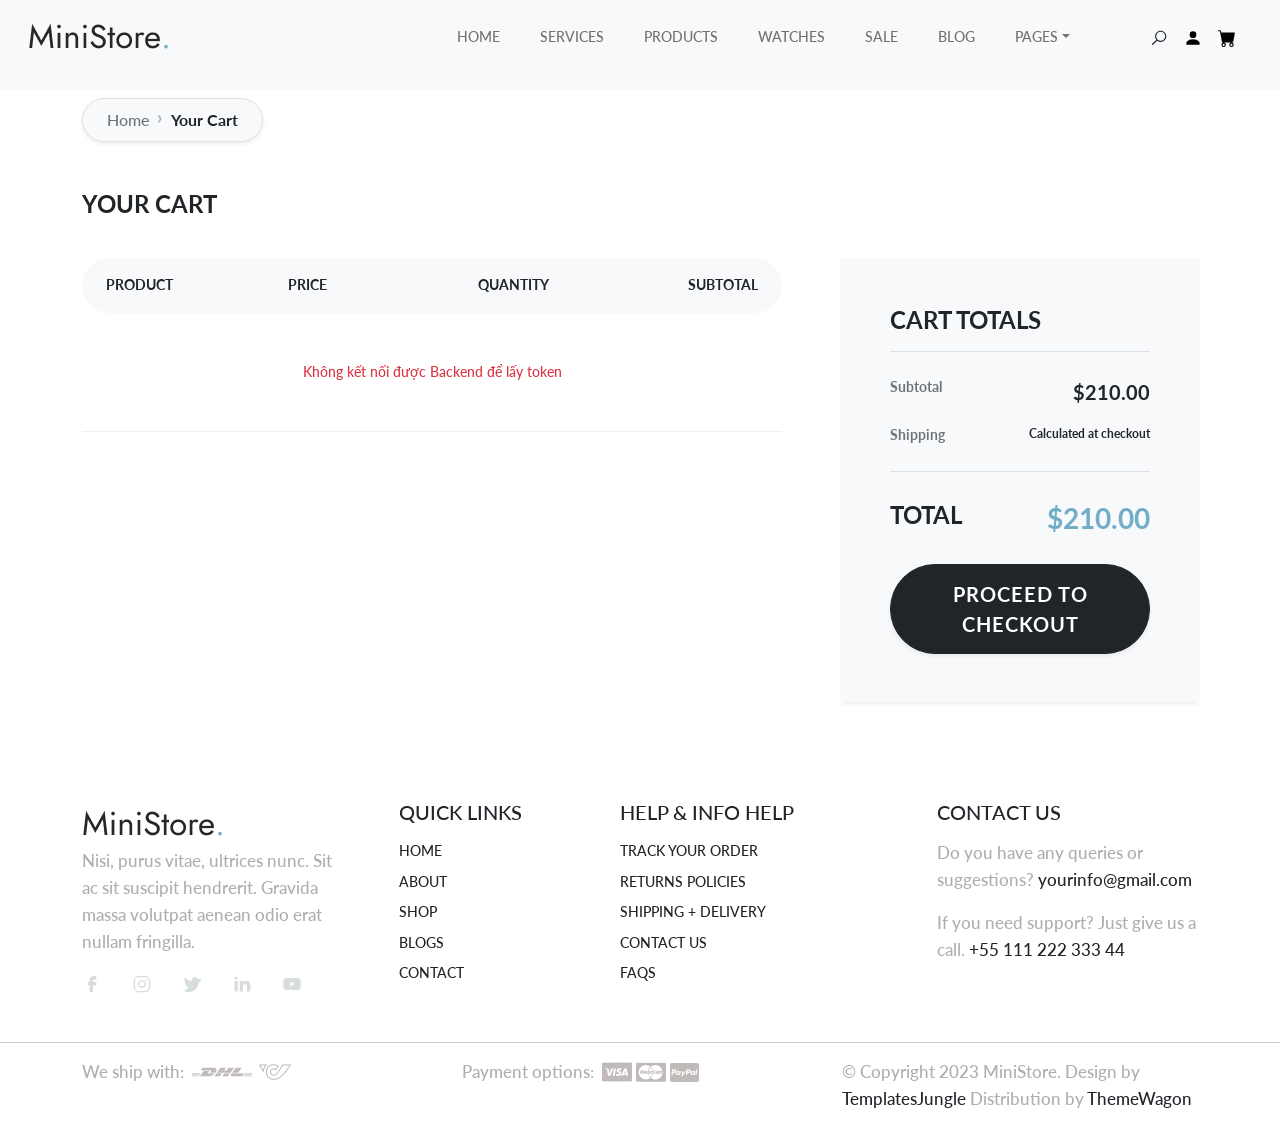
<file: ecom/microservice-cart/frontend/cart.html>
<!DOCTYPE html>
<html>

<head>
    <title>Ministore</title>
    <meta charset="utf-8">
    <meta http-equiv="X-UA-Compatible" content="IE=edge">
    <meta name="viewport" content="width=device-width, initial-scale=1.0">
    <meta name="format-detection" content="telephone=no">
    <meta name="apple-mobile-web-app-capable" content="yes">
    <meta name="author" content="">
    <meta name="keywords" content="">
    <meta name="description" content="">
    <link rel="stylesheet" type="text/css" href="css/bootstrap.min.css">
    <link rel="stylesheet" type="text/css" href="style.css">
    <link rel="stylesheet" href="https://cdn.jsdelivr.net/npm/swiper@9/swiper-bundle.min.css" />
    <link rel="preconnect" href="https://fonts.googleapis.com">
    <link rel="preconnect" href="https://fonts.gstatic.com" crossorigin>
    <link
        href="https://fonts.googleapis.com/css2?family=Jost:wght@300;400;500&family=Lato:wght@300;400;700&display=swap"
        rel="stylesheet">
    <!-- script
    ================================================== -->
    <script src="js/modernizr.js"></script>
</head>

<body data-bs-spy="scroll" data-bs-target="#navbar" data-bs-root-margin="0px 0px -40%" data-bs-smooth-scroll="true"
    tabindex="0">
    <svg xmlns="http://www.w3.org/2000/svg" style="display: none;">
        <symbol id="search" xmlns="http://www.w3.org/2000/svg" viewBox="0 0 32 32">
            <title>Search</title>
            <path fill="currentColor"
                d="M19 3C13.488 3 9 7.488 9 13c0 2.395.84 4.59 2.25 6.313L3.281 27.28l1.439 1.44l7.968-7.969A9.922 9.922 0 0 0 19 23c5.512 0 10-4.488 10-10S24.512 3 19 3zm0 2c4.43 0 8 3.57 8 8s-3.57 8-8 8s-8-3.57-8-8s3.57-8 8-8z" />
        </symbol>
        <symbol xmlns="http://www.w3.org/2000/svg" id="user" viewBox="0 0 16 16">
            <path d="M3 14s-1 0-1-1 1-4 6-4 6 3 6 4-1 1-1 1H3Zm5-6a3 3 0 1 0 0-6 3 3 0 0 0 0 6Z" />
        </symbol>
        <symbol xmlns="http://www.w3.org/2000/svg" id="cart" viewBox="0 0 16 16">
            <path
                d="M0 1.5A.5.5 0 0 1 .5 1H2a.5.5 0 0 1 .485.379L2.89 3H14.5a.5.5 0 0 1 .491.592l-1.5 8A.5.5 0 0 1 13 12H4a.5.5 0 0 1-.491-.408L2.01 3.607 1.61 2H.5a.5.5 0 0 1-.5-.5zM5 12a2 2 0 1 0 0 4 2 2 0 0 0 0-4zm7 0a2 2 0 1 0 0 4 2 2 0 0 0 0-4zm-7 1a1 1 0 1 1 0 2 1 1 0 0 1 0-2zm7 0a1 1 0 1 1 0 2 1 1 0 0 1 0-2z" />
        </symbol>
        <svg xmlns="http://www.w3.org/2000/svg" id="chevron-left" viewBox="0 0 16 16">
            <path fill-rule="evenodd"
                d="M11.354 1.646a.5.5 0 0 1 0 .708L5.707 8l5.647 5.646a.5.5 0 0 1-.708.708l-6-6a.5.5 0 0 1 0-.708l6-6a.5.5 0 0 1 .708 0z" />
        </svg>
        <symbol xmlns="http://www.w3.org/2000/svg" id="chevron-right" viewBox="0 0 16 16">
            <path fill-rule="evenodd"
                d="M4.646 1.646a.5.5 0 0 1 .708 0l6 6a.5.5 0 0 1 0 .708l-6 6a.5.5 0 0 1-.708-.708L10.293 8 4.646 2.354a.5.5 0 0 1 0-.708z" />
        </symbol>
        <symbol xmlns="http://www.w3.org/2000/svg" id="cart-outline" viewBox="0 0 16 16">
            <path
                d="M0 1.5A.5.5 0 0 1 .5 1H2a.5.5 0 0 1 .485.379L2.89 3H14.5a.5.5 0 0 1 .49.598l-1 5a.5.5 0 0 1-.465.401l-9.397.472L4.415 11H13a.5.5 0 0 1 0 1H4a.5.5 0 0 1-.491-.408L2.01 3.607 1.61 2H.5a.5.5 0 0 1-.5-.5zM3.102 4l.84 4.479 9.144-.459L13.89 4H3.102zM5 12a2 2 0 1 0 0 4 2 2 0 0 0 0-4zm7 0a2 2 0 1 0 0 4 2 2 0 0 0 0-4zm-7 1a1 1 0 1 1 0 2 1 1 0 0 1 0-2zm7 0a1 1 0 1 1 0 2 1 1 0 0 1 0-2z" />
        </symbol>
        <symbol xmlns="http://www.w3.org/2000/svg" id="quality" viewBox="0 0 16 16">
            <path
                d="M9.669.864 8 0 6.331.864l-1.858.282-.842 1.68-1.337 1.32L2.6 6l-.306 1.854 1.337 1.32.842 1.68 1.858.282L8 12l1.669-.864 1.858-.282.842-1.68 1.337-1.32L13.4 6l.306-1.854-1.337-1.32-.842-1.68L9.669.864zm1.196 1.193.684 1.365 1.086 1.072L12.387 6l.248 1.506-1.086 1.072-.684 1.365-1.51.229L8 10.874l-1.355-.702-1.51-.229-.684-1.365-1.086-1.072L3.614 6l-.25-1.506 1.087-1.072.684-1.365 1.51-.229L8 1.126l1.356.702 1.509.229z" />
            <path d="M4 11.794V16l4-1 4 1v-4.206l-2.018.306L8 13.126 6.018 12.1 4 11.794z" />
        </symbol>
        <symbol xmlns="http://www.w3.org/2000/svg" id="price-tag" viewBox="0 0 16 16">
            <path d="M6 4.5a1.5 1.5 0 1 1-3 0 1.5 1.5 0 0 1 3 0zm-1 0a.5.5 0 1 0-1 0 .5.5 0 0 0 1 0z" />
            <path
                d="M2 1h4.586a1 1 0 0 1 .707.293l7 7a1 1 0 0 1 0 1.414l-4.586 4.586a1 1 0 0 1-1.414 0l-7-7A1 1 0 0 1 1 6.586V2a1 1 0 0 1 1-1zm0 5.586 7 7L13.586 9l-7-7H2v4.586z" />
        </symbol>
        <symbol xmlns="http://www.w3.org/2000/svg" id="shield-plus" viewBox="0 0 16 16">
            <path
                d="M5.338 1.59a61.44 61.44 0 0 0-2.837.856.481.481 0 0 0-.328.39c-.554 4.157.726 7.19 2.253 9.188a10.725 10.725 0 0 0 2.287 2.233c.346.244.652.42.893.533.12.057.218.095.293.118a.55.55 0 0 0 .101.025.615.615 0 0 0 .1-.025c.076-.023.174-.061.294-.118.24-.113.547-.29.893-.533a10.726 10.726 0 0 0 2.287-2.233c1.527-1.997 2.807-5.031 2.253-9.188a.48.48 0 0 0-.328-.39c-.651-.213-1.75-.56-2.837-.855C9.552 1.29 8.531 1.067 8 1.067c-.53 0-1.552.223-2.662.524zM5.072.56C6.157.265 7.31 0 8 0s1.843.265 2.928.56c1.11.3 2.229.655 2.887.87a1.54 1.54 0 0 1 1.044 1.262c.596 4.477-.787 7.795-2.465 9.99a11.775 11.775 0 0 1-2.517 2.453 7.159 7.159 0 0 1-1.048.625c-.28.132-.581.24-.829.24s-.548-.108-.829-.24a7.158 7.158 0 0 1-1.048-.625 11.777 11.777 0 0 1-2.517-2.453C1.928 10.487.545 7.169 1.141 2.692A1.54 1.54 0 0 1 2.185 1.43 62.456 62.456 0 0 1 5.072.56z" />
            <path
                d="M8 4.5a.5.5 0 0 1 .5.5v1.5H10a.5.5 0 0 1 0 1H8.5V9a.5.5 0 0 1-1 0V7.5H6a.5.5 0 0 1 0-1h1.5V5a.5.5 0 0 1 .5-.5z" />
        </symbol>
        <symbol xmlns="http://www.w3.org/2000/svg" id="star-fill" viewBox="0 0 16 16">
            <path
                d="M3.612 15.443c-.386.198-.824-.149-.746-.592l.83-4.73L.173 6.765c-.329-.314-.158-.888.283-.95l4.898-.696L7.538.792c.197-.39.73-.39.927 0l2.184 4.327 4.898.696c.441.062.612.636.282.95l-3.522 3.356.83 4.73c.078.443-.36.79-.746.592L8 13.187l-4.389 2.256z" />
        </symbol>
        <symbol xmlns="http://www.w3.org/2000/svg" id="star-empty" viewBox="0 0 16 16">
            <path
                d="M2.866 14.85c-.078.444.36.791.746.593l4.39-2.256 4.389 2.256c.386.198.824-.149.746-.592l-.83-4.73 3.522-3.356c.33-.314.16-.888-.282-.95l-4.898-.696L8.465.792a.513.513 0 0 0-.927 0L5.354 5.12l-4.898.696c-.441.062-.612.636-.283.95l3.523 3.356-.83 4.73zm4.905-2.767-3.686 1.894.694-3.957a.565.565 0 0 0-.163-.505L1.71 6.745l4.052-.576a.525.525 0 0 0 .393-.288L8 2.223l1.847 3.658a.525.525 0 0 0 .393.288l4.052.575-2.906 2.77a.565.565 0 0 0-.163.506l.694 3.957-3.686-1.894a.503.503 0 0 0-.461 0z" />
        </symbol>
        <symbol xmlns="http://www.w3.org/2000/svg" id="star-half" viewBox="0 0 16 16">
            <path
                d="M5.354 5.119 7.538.792A.516.516 0 0 1 8 .5c.183 0 .366.097.465.292l2.184 4.327 4.898.696A.537.537 0 0 1 16 6.32a.548.548 0 0 1-.17.445l-3.523 3.356.83 4.73c.078.443-.36.79-.746.592L8 13.187l-4.389 2.256a.52.52 0 0 1-.146.05c-.342.06-.668-.254-.6-.642l.83-4.73L.173 6.765a.55.55 0 0 1-.172-.403.58.58 0 0 1 .085-.302.513.513 0 0 1 .37-.245l4.898-.696zM8 12.027a.5.5 0 0 1 .232.056l3.686 1.894-.694-3.957a.565.565 0 0 1 .162-.505l2.907-2.77-4.052-.576a.525.525 0 0 1-.393-.288L8.001 2.223 8 2.226v9.8z" />
        </symbol>
        <symbol xmlns="http://www.w3.org/2000/svg" id="quote" viewBox="0 0 24 24">
            <path fill="currentColor" d="m15 17l2-4h-4V6h7v7l-2 4h-3Zm-9 0l2-4H4V6h7v7l-2 4H6Z" />
        </symbol>
        <symbol xmlns="http://www.w3.org/2000/svg" id="facebook" viewBox="0 0 24 24">
            <path fill="currentColor"
                d="M9.198 21.5h4v-8.01h3.604l.396-3.98h-4V7.5a1 1 0 0 1 1-1h3v-4h-3a5 5 0 0 0-5 5v2.01h-2l-.396 3.98h2.396v8.01Z" />
        </symbol>
        <symbol xmlns="http://www.w3.org/2000/svg" id="youtube" viewBox="0 0 32 32">
            <path fill="currentColor"
                d="M29.41 9.26a3.5 3.5 0 0 0-2.47-2.47C24.76 6.2 16 6.2 16 6.2s-8.76 0-10.94.59a3.5 3.5 0 0 0-2.47 2.47A36.13 36.13 0 0 0 2 16a36.13 36.13 0 0 0 .59 6.74a3.5 3.5 0 0 0 2.47 2.47c2.18.59 10.94.59 10.94.59s8.76 0 10.94-.59a3.5 3.5 0 0 0 2.47-2.47A36.13 36.13 0 0 0 30 16a36.13 36.13 0 0 0-.59-6.74ZM13.2 20.2v-8.4l7.27 4.2Z" />
        </symbol>
        <symbol xmlns="http://www.w3.org/2000/svg" id="twitter" viewBox="0 0 256 256">
            <path fill="currentColor"
                d="m245.66 77.66l-29.9 29.9C209.72 177.58 150.67 232 80 232c-14.52 0-26.49-2.3-35.58-6.84c-7.33-3.67-10.33-7.6-11.08-8.72a8 8 0 0 1 3.85-11.93c.26-.1 24.24-9.31 39.47-26.84a110.93 110.93 0 0 1-21.88-24.2c-12.4-18.41-26.28-50.39-22-98.18a8 8 0 0 1 13.65-4.92c.35.35 33.28 33.1 73.54 43.72V88a47.87 47.87 0 0 1 14.36-34.3A46.87 46.87 0 0 1 168.1 40a48.66 48.66 0 0 1 41.47 24H240a8 8 0 0 1 5.66 13.66Z" />
        </symbol>
        <symbol xmlns="http://www.w3.org/2000/svg" id="instagram" viewBox="0 0 256 256">
            <path fill="currentColor"
                d="M128 80a48 48 0 1 0 48 48a48.05 48.05 0 0 0-48-48Zm0 80a32 32 0 1 1 32-32a32 32 0 0 1-32 32Zm48-136H80a56.06 56.06 0 0 0-56 56v96a56.06 56.06 0 0 0 56 56h96a56.06 56.06 0 0 0 56-56V80a56.06 56.06 0 0 0-56-56Zm40 152a40 40 0 0 1-40 40H80a40 40 0 0 1-40-40V80a40 40 0 0 1 40-40h96a40 40 0 0 1 40 40ZM192 76a12 12 0 1 1-12-12a12 12 0 0 1 12 12Z" />
        </symbol>
        <symbol xmlns="http://www.w3.org/2000/svg" id="linkedin" viewBox="0 0 24 24">
            <path fill="currentColor"
                d="M6.94 5a2 2 0 1 1-4-.002a2 2 0 0 1 4 .002zM7 8.48H3V21h4V8.48zm6.32 0H9.34V21h3.94v-6.57c0-3.66 4.77-4 4.77 0V21H22v-7.93c0-6.17-7.06-5.94-8.72-2.91l.04-1.68z" />
        </symbol>
        <symbol xmlns="http://www.w3.org/2000/svg" id="nav-icon" viewBox="0 0 16 16">
            <path
                d="M14 10.5a.5.5 0 0 0-.5-.5h-3a.5.5 0 0 0 0 1h3a.5.5 0 0 0 .5-.5zm0-3a.5.5 0 0 0-.5-.5h-7a.5.5 0 0 0 0 1h7a.5.5 0 0 0 .5-.5zm0-3a.5.5 0 0 0-.5-.5h-11a.5.5 0 0 0 0 1h11a.5.5 0 0 0 .5-.5z" />
        </symbol>
        <symbol xmlns="http://www.w3.org/2000/svg" id="close" viewBox="0 0 16 16">
            <path
                d="M2.146 2.854a.5.5 0 1 1 .708-.708L8 7.293l5.146-5.147a.5.5 0 0 1 .708.708L8.707 8l5.147 5.146a.5.5 0 0 1-.708.708L8 8.707l-5.146 5.147a.5.5 0 0 1-.708-.708L7.293 8 2.146 2.854Z" />
        </symbol>
        <symbol xmlns="http://www.w3.org/2000/svg" id="navbar-icon" viewBox="0 0 16 16">
            <path
                d="M14 10.5a.5.5 0 0 0-.5-.5h-3a.5.5 0 0 0 0 1h3a.5.5 0 0 0 .5-.5zm0-3a.5.5 0 0 0-.5-.5h-7a.5.5 0 0 0 0 1h7a.5.5 0 0 0 .5-.5zm0-3a.5.5 0 0 0-.5-.5h-11a.5.5 0 0 0 0 1h11a.5.5 0 0 0 .5-.5z" />
        </symbol>
    </svg>

    <div class="search-popup">
        <div class="search-popup-container">

            <form role="search" method="get" class="search-form" action="">
                <input type="search" id="search-form" class="search-field" placeholder="Type and press enter" value=""
                    name="s" />
                <button type="submit" class="search-submit"><svg class="search">
                        <use xlink:href="#search"></use>
                    </svg></button>
            </form>

            <h5 class="cat-list-title">Browse Categories</h5>

            <ul class="cat-list">
                <li class="cat-list-item">
                    <a href="#" title="Mobile Phones">Mobile Phones</a>
                </li>
                <li class="cat-list-item">
                    <a href="#" title="Smart Watches">Smart Watches</a>
                </li>
                <li class="cat-list-item">
                    <a href="#" title="Headphones">Headphones</a>
                </li>
                <li class="cat-list-item">
                    <a href="#" title="Accessories">Accessories</a>
                </li>
                <li class="cat-list-item">
                    <a href="#" title="Monitors">Monitors</a>
                </li>
                <li class="cat-list-item">
                    <a href="#" title="Speakers">Speakers</a>
                </li>
                <li class="cat-list-item">
                    <a href="#" title="Memory Cards">Memory Cards</a>
                </li>
            </ul>

        </div>
    </div>

    <header id="header" class="site-header header-scrolled position-fixed text-black bg-light">
        <nav id="header-nav" class="navbar navbar-expand-lg px-3 mb-3">
            <div class="container-fluid">
                <a class="navbar-brand" href="index.html">
                    <img src="images/main-logo.png" class="logo">
                </a>
                <button class="navbar-toggler d-flex d-lg-none order-3 p-2" type="button" data-bs-toggle="offcanvas"
                    data-bs-target="#bdNavbar" aria-controls="bdNavbar" aria-expanded="false"
                    aria-label="Toggle navigation">
                    <svg class="navbar-icon">
                        <use xlink:href="#navbar-icon"></use>
                    </svg>
                </button>
                <div class="offcanvas offcanvas-end" tabindex="-1" id="bdNavbar"
                    aria-labelledby="bdNavbarOffcanvasLabel">
                    <div class="offcanvas-header px-4 pb-0">
                        <a class="navbar-brand" href="index.html">
                            <img src="images/main-logo.png" class="logo">
                        </a>
                        <button type="button" class="btn-close btn-close-black" data-bs-dismiss="offcanvas"
                            aria-label="Close" data-bs-target="#bdNavbar"></button>
                    </div>
                    <div class="offcanvas-body">
                        <ul id="navbar"
                            class="navbar-nav text-uppercase justify-content-end align-items-center flex-grow-1 pe-3">
                            <li class="nav-item">
                                <a class="nav-link me-4 active" href="#billboard">Home</a>
                            </li>
                            <li class="nav-item">
                                <a class="nav-link me-4" href="#company-services">Services</a>
                            </li>
                            <li class="nav-item">
                                <a class="nav-link me-4" href="#mobile-products">Products</a>
                            </li>
                            <li class="nav-item">
                                <a class="nav-link me-4" href="#smart-watches">Watches</a>
                            </li>
                            <li class="nav-item">
                                <a class="nav-link me-4" href="#yearly-sale">Sale</a>
                            </li>
                            <li class="nav-item">
                                <a class="nav-link me-4" href="#latest-blog">Blog</a>
                            </li>
                            <li class="nav-item dropdown">
                                <a class="nav-link me-4 dropdown-toggle link-dark" data-bs-toggle="dropdown" href="#"
                                    role="button" aria-expanded="false">Pages</a>
                                <ul class="dropdown-menu">
                                    <li>
                                        <a href="about.html" class="dropdown-item">About</a>
                                    </li>
                                    <li>
                                        <a href="blog.html" class="dropdown-item">Blog</a>
                                    </li>
                                    <li>
                                        <a href="shop.html" class="dropdown-item">Shop</a>
                                    </li>
                                    <li>
                                        <a href="cart.html" class="dropdown-item">Cart</a>
                                    </li>
                                    <li>
                                        <a href="checkout.html" class="dropdown-item">Checkout</a>
                                    </li>
                                    <li>
                                        <a href="single-post.html" class="dropdown-item">Single Post</a>
                                    </li>
                                    <li>
                                        <a href="single-product.html" class="dropdown-item">Single Product</a>
                                    </li>
                                    <li>
                                        <a href="contact.html" class="dropdown-item">Contact</a>
                                    </li>
                                </ul>
                            </li>
                            <li class="nav-item">
                                <div class="user-items ps-5">
                                    <ul class="d-flex justify-content-end list-unstyled">
                                        <li class="search-item pe-3">
                                            <a href="#" class="search-button">
                                                <svg class="search">
                                                    <use xlink:href="#search"></use>
                                                </svg>
                                            </a>
                                        </li>
                                        <li class="pe-3">
                                            <a href="#">
                                                <svg class="user">
                                                    <use xlink:href="#user"></use>
                                                </svg>
                                            </a>
                                        </li>
                                        <li>
                                            <a href="cart.html">
                                                <svg class="cart">
                                                    <use xlink:href="#cart"></use>
                                                </svg>
                                            </a>
                                        </li>
                                    </ul>
                                </div>
                            </li>
                        </ul>
                    </div>
                </div>
            </div>
        </nav>
    </header>
    <section id="cart" class="shopify-cart padding-large">
        <div class="container">

            <div class="row mb-5">
                <div class="col-12">
                    <nav aria-label="breadcrumb">
                        <ol class="breadcrumb fs-6 mb-0 px-4 py-2 bg-light rounded-pill d-inline-flex border shadow-sm">
                            <li class="breadcrumb-item"><a href="index.html"
                                    class="text-decoration-none text-muted">Home</a></li>
                            <li class="breadcrumb-item active text-dark fw-bold" aria-current="page">Your Cart</li>
                        </ol>
                    </nav>
                </div>
            </div>

            <div class="display-header d-flex justify-content-between pb-3 mb-4">
                <h4 class="text-uppercase fw-bolder m-0">Your Cart</h4>
            </div>

            <div class="row">
                <div class="col-lg-8 mb-5 pe-lg-5">
                    <div class="table-responsive">
                        <table class="table align-middle text-start border-0">
                            <thead class="text-uppercase bg-light">
                                <tr>
                                    <th scope="col" class="py-3 px-4 rounded-start-pill border-0">Product</th>
                                    <th scope="col" class="py-3 border-0">Price</th>
                                    <th scope="col" class="py-3 border-0">Quantity</th>
                                    <th scope="col" class="py-3 px-4 text-end rounded-end-pill border-0">Subtotal</th>
                                </tr>
                            </thead>
                            <tbody class="border-top-0">

                                <tr>
                                    <td class="py-4 px-4 border-bottom border-light">
                                        <div class="d-flex align-items-center">
                                            <img src="images/product-item1.jpg" alt="GMK Botanical"
                                                class="img-fluid rounded-4 me-3 shadow-sm"
                                                style="width: 80px; height: 80px; object-fit: cover;">
                                            <div>
                                                <h5 class="mb-1 fs-6 fw-bold"><a href="single-product.html"
                                                        class="text-dark text-decoration-none text-uppercase">GMK
                                                        Botanical
                                                        Keycaps</a></h5>
                                                <a href="#"
                                                    class="text-danger small text-decoration-none fw-bold">Remove</a>
                                            </div>
                                        </div>
                                    </td>
                                    <td class="py-4 border-bottom border-light">
                                        <span class="fs-5 fw-bold text-dark">$135.00</span>
                                    </td>
                                    <td class="py-4 border-bottom border-light">
                                        <div class="input-group bg-white rounded-pill overflow-hidden custom-quantity-wrapper"
                                            style="width: 120px;">
                                            <button class="btn text-dark px-2 fw-bold shadow-none fs-5" type="button"
                                                onclick="this.parentNode.querySelector('input[type=number]').stepDown()">-</button>
                                            <input type="number"
                                                class="form-control text-center shadow-none fw-bold p-0 fs-6" value="1"
                                                min="1" max="10" style="background: transparent;">
                                            <button class="btn text-dark px-2 fw-bold shadow-none fs-5" type="button"
                                                onclick="this.parentNode.querySelector('input[type=number]').stepUp()">+</button>
                                        </div>
                                    </td>
                                    <td class="py-4 px-4 text-end border-bottom border-light">
                                        <span class="fs-5 fw-bolder text-primary">$135.00</span>
                                    </td>
                                </tr>

                                <tr>
                                    <td class="py-4 px-4 border-bottom border-light">
                                        <div class="d-flex align-items-center">
                                            <img src="images/product-item3.jpg" alt="Ink Black"
                                                class="img-fluid rounded-4 me-3 shadow-sm"
                                                style="width: 80px; height: 80px; object-fit: cover;">
                                            <div>
                                                <h5 class="mb-1 fs-6 fw-bold"><a href="single-product.html"
                                                        class="text-dark text-decoration-none text-uppercase">Gateron
                                                        Ink
                                                        Black V2</a></h5>
                                                <a href="#"
                                                    class="text-danger small text-decoration-none fw-bold">Remove</a>
                                            </div>
                                        </div>
                                    </td>
                                    <td class="py-4 border-bottom border-light">
                                        <span class="fs-5 fw-bold text-dark">$75.00</span>
                                    </td>
                                    <td class="py-4 border-bottom border-light">
                                        <div class="input-group bg-white rounded-pill overflow-hidden custom-quantity-wrapper"
                                            style="width: 120px;">
                                            <button class="btn text-dark px-2 fw-bold shadow-none fs-5" type="button"
                                                onclick="this.parentNode.querySelector('input[type=number]').stepDown()">-</button>
                                            <input type="number"
                                                class="form-control text-center shadow-none fw-bold p-0 fs-6" value="1"
                                                min="1" max="10" style="background: transparent;">
                                            <button class="btn text-dark px-2 fw-bold shadow-none fs-5" type="button"
                                                onclick="this.parentNode.querySelector('input[type=number]').stepUp()">+</button>
                                        </div>
                                    </td>
                                    <td class="py-4 px-4 text-end border-bottom border-light">
                                        <span class="fs-5 fw-bolder text-primary">$75.00</span>
                                    </td>
                                </tr>

                            </tbody>
                        </table>
                    </div>
                </div>

                <div class="col-lg-4">
                    <div class="cart-totals bg-light p-5 rounded-4 shadow-sm">
                        <h4 class="text-uppercase fw-bolder mb-4 border-bottom pb-3">Cart Totals</h4>

                        <div class="d-flex justify-content-between mb-3">
                            <span class="text-muted fw-bold">Subtotal</span>
                            <span class="fw-bolder text-dark fs-5">$210.00</span>
                        </div>

                        <div class="d-flex justify-content-between mb-4">
                            <span class="text-muted fw-bold">Shipping</span>
                            <span class="text-end small fw-bold">Calculated at checkout</span>
                        </div>

                        <div class="d-flex justify-content-between mb-4 border-top pt-4">
                            <span class="fs-4 fw-bolder text-uppercase">Total</span>
                            <span class="fs-3 fw-bolder text-primary">$210.00</span>
                        </div>

                        <a href="checkout.html"
                            class="btn btn-dark btn-lg w-100 rounded-pill text-uppercase fw-bold shadow-sm add-to-cart-btn"
                            style="letter-spacing: 1px;">
                            Proceed to Checkout
                        </a>

                    </div>
                </div>

            </div>
        </div>
    </section>

    <footer id="footer" class="overflow-hidden">
        <div class="container">
            <div class="row">
                <div class="footer-top-area">
                    <div class="row d-flex flex-wrap justify-content-between">
                        <div class="col-lg-3 col-sm-6 pb-3">
                            <div class="footer-menu">
                                <img src="images/main-logo.png" alt="logo">
                                <p>Nisi, purus vitae, ultrices nunc. Sit ac sit suscipit hendrerit. Gravida massa
                                    volutpat aenean odio
                                    erat nullam fringilla.</p>
                                <div class="social-links">
                                    <ul class="d-flex list-unstyled">
                                        <li>
                                            <a href="#">
                                                <svg class="facebook">
                                                    <use xlink:href="#facebook" />
                                                </svg>
                                            </a>
                                        </li>
                                        <li>
                                            <a href="#">
                                                <svg class="instagram">
                                                    <use xlink:href="#instagram" />
                                                </svg>
                                            </a>
                                        </li>
                                        <li>
                                            <a href="#">
                                                <svg class="twitter">
                                                    <use xlink:href="#twitter" />
                                                </svg>
                                            </a>
                                        </li>
                                        <li>
                                            <a href="#">
                                                <svg class="linkedin">
                                                    <use xlink:href="#linkedin" />
                                                </svg>
                                            </a>
                                        </li>
                                        <li>
                                            <a href="#">
                                                <svg class="youtube">
                                                    <use xlink:href="#youtube" />
                                                </svg>
                                            </a>
                                        </li>
                                    </ul>
                                </div>
                            </div>
                        </div>
                        <div class="col-lg-2 col-sm-6 pb-3">
                            <div class="footer-menu text-uppercase">
                                <h5 class="widget-title pb-2">Quick Links</h5>
                                <ul class="menu-list list-unstyled text-uppercase">
                                    <li class="menu-item pb-2">
                                        <a href="#">Home</a>
                                    </li>
                                    <li class="menu-item pb-2">
                                        <a href="#">About</a>
                                    </li>
                                    <li class="menu-item pb-2">
                                        <a href="#">Shop</a>
                                    </li>
                                    <li class="menu-item pb-2">
                                        <a href="#">Blogs</a>
                                    </li>
                                    <li class="menu-item pb-2">
                                        <a href="#">Contact</a>
                                    </li>
                                </ul>
                            </div>
                        </div>
                        <div class="col-lg-3 col-sm-6 pb-3">
                            <div class="footer-menu text-uppercase">
                                <h5 class="widget-title pb-2">Help & Info Help</h5>
                                <ul class="menu-list list-unstyled">
                                    <li class="menu-item pb-2">
                                        <a href="#">Track Your Order</a>
                                    </li>
                                    <li class="menu-item pb-2">
                                        <a href="#">Returns Policies</a>
                                    </li>
                                    <li class="menu-item pb-2">
                                        <a href="#">Shipping + Delivery</a>
                                    </li>
                                    <li class="menu-item pb-2">
                                        <a href="#">Contact Us</a>
                                    </li>
                                    <li class="menu-item pb-2">
                                        <a href="#">Faqs</a>
                                    </li>
                                </ul>
                            </div>
                        </div>
                        <div class="col-lg-3 col-sm-6 pb-3">
                            <div class="footer-menu contact-item">
                                <h5 class="widget-title text-uppercase pb-2">Contact Us</h5>
                                <p>Do you have any queries or suggestions? <a href="mailto:">yourinfo@gmail.com</a>
                                </p>
                                <p>If you need support? Just give us a call. <a href="">+55 111 222 333 44</a>
                                </p>
                            </div>
                        </div>
                    </div>
                </div>
            </div>
        </div>
        <hr>
    </footer>
    <div id="footer-bottom">
        <div class="container">
            <div class="row d-flex flex-wrap justify-content-between">
                <div class="col-md-4 col-sm-6">
                    <div class="Shipping d-flex">
                        <p>We ship with:</p>
                        <div class="card-wrap ps-2">
                            <img src="images/dhl.png" alt="visa">
                            <img src="images/shippingcard.png" alt="mastercard">
                        </div>
                    </div>
                </div>
                <div class="col-md-4 col-sm-6">
                    <div class="payment-method d-flex">
                        <p>Payment options:</p>
                        <div class="card-wrap ps-2">
                            <img src="images/visa.jpg" alt="visa">
                            <img src="images/mastercard.jpg" alt="mastercard">
                            <img src="images/paypal.jpg" alt="paypal">
                        </div>
                    </div>
                </div>
                <div class="col-md-4 col-sm-6">
                    <div class="copyright">
                        <p>© Copyright 2023 MiniStore. Design by <a
                                href="https://templatesjungle.com/">TemplatesJungle</a>
                            Distribution by <a href="https://themewagon.com">ThemeWagon</a>
                        </p>
                    </div>
                </div>
            </div>
        </div>
    </div>
    <script src="js/jquery-1.11.0.min.js"></script>
    <script src="https://cdn.jsdelivr.net/npm/swiper/swiper-bundle.min.js"></script>
    <script type="text/javascript" src="js/bootstrap.bundle.min.js"></script>
    <script type="text/javascript" src="js/plugins.js"></script>
    <script type="text/javascript" src="js/script.js"></script>
    <script>
document.addEventListener("DOMContentLoaded", async function () {
    const API_BASE = "http://localhost:8080";
    const TOKEN_KEY = "ministore_jwt";
    const USER_KEY = "ministore_user";
    const ERROR_PAGE = "error.html";

    function goToError(code, message) {
        window.location.href = `${ERROR_PAGE}?code=${code}&msg=${encodeURIComponent(message)}`;
    }

    const cartTbody = document.querySelector(".table tbody");
    if (!cartTbody) return;

    cartTbody.innerHTML = `<tr><td colspan="4" class="text-center py-5">Đang kiểm tra phiên đăng nhập...</td></tr>`;

    let jwtToken = localStorage.getItem(TOKEN_KEY);
    let currentUser = localStorage.getItem(USER_KEY) || "admin";

    if (!jwtToken) {
        console.log("Tiến hành tự động lấy token ngầm cho FE...");
        try {
            const res = await fetch(`${API_BASE}/login`, {
                method: "POST",
                headers: { "Content-Type": "application/json" },
                body: JSON.stringify({ username: "admin", password: "123456" })
            });
            if (res.ok) {
                const data = await res.json();
                jwtToken = data.access_token;
                currentUser = "admin";
                localStorage.setItem(TOKEN_KEY, jwtToken);
                localStorage.setItem(USER_KEY, currentUser);
                await loadCart();
            } else {
                cartTbody.innerHTML = `<tr><td colspan="4" class="text-center py-5 text-danger">Tự động lấy token thất bại (Backend từ chối)</td></tr>`;
            }
        } catch (e) {
            cartTbody.innerHTML = `<tr><td colspan="4" class="text-center py-5 text-danger">Không kết nối được Backend để lấy token</td></tr>`;
        }
        return;
    }
    loadCart();

    async function loadCart() {
        try {
            cartTbody.innerHTML = `<tr><td colspan="4" class="text-center py-3">Đang tải giỏ hàng...</td></tr>`;
            const res = await fetch(`${API_BASE}/api/carts/${currentUser}`, {
                headers: { "Authorization": `Bearer ${jwtToken}` }
            });

            if (res.status === 401) {
                handleUnauthorized();
                return;
            }
            if (!res.ok) goToError(res.status, "Không thể tải giỏ hàng từ server.");
            const items = await res.json();

            if (items.length === 0) {
                cartTbody.innerHTML = `<tr><td colspan="4" class="text-center py-5 text-muted">Giỏ hàng của bạn đang trống 🛒</td></tr>`;
                return;
            }
            renderCart(items);
        } catch (e) {
            console.error(e);
            goToError(500, "Không thể kết nối đến server.");
        }
    }

    function handleUnauthorized() {
        localStorage.removeItem(TOKEN_KEY);
        localStorage.removeItem(USER_KEY);
        jwtToken = "";
        cartTbody.innerHTML = `
            <tr>
                <td colspan="4" class="text-center py-5">
                    <h5 class="text-warning">⚠️ Đang lấy lại token mới... Vui lòng F5 (Reload)</h5>
                </td>
            </tr>`;
    }

    function renderCart(items) {
        cartTbody.innerHTML = "";
        let total = 0;

        items.forEach((item) => {
            const cartId = item.id;
            const productName = item.productName || item.productId;
            const qty = item.quantity;
            const price = item.price || 0;
            const subtotal = price * qty;
            total += subtotal;
            const imgSrc = item.imageUrl || "images/product-item1.jpg";

            const tr = document.createElement("tr");
            tr.innerHTML = `
                <td class="py-4 px-4 border-bottom border-light">
                    <div class="d-flex align-items-center">
                        <img src="${imgSrc}" class="img-fluid rounded-4 me-3 shadow-sm" style="width: 80px; height: 80px; object-fit: cover;">
                        <div>
                            <h5 class="mb-1 fs-6 fw-bold"><a href="#" class="text-dark text-decoration-none text-uppercase">${productName}</a></h5>
                            <a href="#" class="text-danger small text-decoration-none fw-bold btn-remove" data-id="${cartId}">Remove</a>
                        </div>
                    </div>
                </td>
                <td class="py-4 border-bottom border-light">
                    <span class="fs-5 fw-bold text-dark">$${price.toFixed(2)}</span>
                </td>
                <td class="py-4 border-bottom border-light">
                    <div class="input-group bg-white rounded-pill overflow-hidden custom-quantity-wrapper" style="width: 120px;">
                        <button class="btn text-dark px-2 fw-bold shadow-none fs-5 btn-minus" type="button" data-id="${cartId}" data-qty="${qty}">-</button>
                        <input type="number" class="form-control text-center shadow-none fw-bold p-0 fs-6 qty-input" value="${qty}" min="1" readonly style="background: transparent;">
                        <button class="btn text-dark px-2 fw-bold shadow-none fs-5 btn-plus" type="button" data-id="${cartId}" data-qty="${qty}">+</button>
                    </div>
                </td>
                <td class="py-4 px-4 text-end border-bottom border-light">
                    <span class="fs-5 fw-bolder text-primary subtotal-val">$${subtotal.toFixed(2)}</span>
                </td>
            `;
            cartTbody.appendChild(tr);
        });

        // Cập nhật tổng
        const totalElems = document.querySelectorAll(".fs-3.fw-bolder.text-primary, .fs-5.text-dark.fw-bolder");
        totalElems.forEach(el => { if (el.textContent.includes("$")) el.innerText = "$" + total.toFixed(2); });

        // Gắn sự kiện
        document.querySelectorAll(".btn-plus").forEach(btn => btn.addEventListener("click", handleUpdateQty));
        document.querySelectorAll(".btn-minus").forEach(btn => btn.addEventListener("click", handleUpdateQty));
        document.querySelectorAll(".btn-remove").forEach(btn => btn.addEventListener("click", handleRemove));
    }

    async function handleUpdateQty(e) {
        const btn = e.target;
        const cartId = btn.getAttribute("data-id");
        const isPlus = btn.classList.contains("btn-plus");
        const input = btn.parentNode.querySelector(".qty-input");
        let qty = parseInt(input.value, 10);

        if (isNaN(qty)) qty = 1;
        if (isPlus) qty++;
        else qty--;
        if (qty < 1) return;

        input.setAttribute("disabled", true);
        try {
            const res = await fetch(`${API_BASE}/api/carts/${cartId}`, {
                method: "PUT",
                headers: { "Content-Type": "application/json", "Authorization": `Bearer ${jwtToken}` },
                body: JSON.stringify({ quantity: qty })
            });
            if (res.status === 401) { handleUnauthorized(); return; }
            if (res.ok) {
                const updated = await res.json();
                input.value = updated.quantity;
                if (updated.warning) console.warn("⚠️", updated.warning);
                await loadCart();
            } else {
                goToError(res.status, "Không thể cập nhật số lượng.");
            }
        } catch (err) {
            console.error(err);
        } finally {
            input.removeAttribute("disabled");
        }
    }

    async function handleRemove(e) {
        e.preventDefault();
        const cartId = e.target.getAttribute("data-id");
        e.target.innerText = "Đang xoá...";
        try {
            const res = await fetch(`${API_BASE}/api/carts/${cartId}`, {
                method: "DELETE",
                headers: { "Authorization": `Bearer ${jwtToken}` }
            });
            if (res.status === 401) { handleUnauthorized(); return; }
            if (res.ok) await loadCart();
            else goToError(res.status, "Không thể xoá sản phẩm khỏi giỏ hàng.");
        } catch (err) { console.error(err); }
    }
});
    </script>
</body>

</html>
</file>
<file: ecom-fe/style.css>
/*
Theme Name: Ministore
Theme URI: 
Author: 
Author URI: 
Description: Ministore is specially designed product packaged for Ministore by Moksha.
Version: 
*/

/*--------------------------------------------------------------
This is main CSS file that contains custom style rules used in this template
--------------------------------------------------------------*/

/*------------------------------------*\
    Table of contents
\*------------------------------------*/

/*------------------------------------------------

CSS STRUCTURE:

    
/*--------------------------------------------------------------
/** 1. VARIABLES
--------------------------------------------------------------*/
:root {
  --accent-color: #717171;
  --white-color: #fff;
  --black-color: #000;
  --gray-color: #F3F3F3;
  --gray-color-300: #D8D8D8;
  --gray-color-500: #AEAEAE;
  --gray-color-800: #3A3A3A;
  --light-gray-color: #D7DDDF;
  --primary-color: #72AEC8;
  --bs-primary-rgb: 114, 174, 200;
  --light-color: #f8f9fa;
  --dark-color: #212529;
  --light-blue-color: #EDF1F3;
  --navbar-color-color: #131814;
  --swiper-theme-color: #4A4A4A;
  --swiper-pagination-color: #4A4A4A;

}

/* on mobile devices below 600px
 */
@media screen and (max-width: 600px) {
  :root {
    --header-height: 100px;
    --header-height-min: 80px;
  }
}

/* Fonts */
:root {
  --body-font: "Lato", sans-serif;
  --heading-font: "Jost", sans-serif;
}

/*----------------------------------------------*/
/* 1 GENERAL TYPOGRAPHY */
/*----------------------------------------------*/

/* 1.1 General Styles
/*----------------------------------------------*/
*,
*::before,
*::after {
  -webkit-box-sizing: border-box;
  -moz-box-sizing: border-box;
  box-sizing: border-box;
}

html {
  box-sizing: border-box;
}

body {
  font-family: var(--body-font);
  font-size: 14px;
  font-weight: 500;
  line-height: 1.6;
  margin: 0;
}

p {
  font-size: 1.2em;
  color: var(--gray-color-500);
}

ul.inner-list li {
  font-size: 1.2em;
}

a {
  color: var(--dark-color);
  text-decoration: none;
  transition: 0.3s color ease-out;
}

a.light {
  color: var(--light-color);
}

a:hover {
  text-decoration: none;
  color: var(--primary-color);
}

/*------------ Background Color -----------*/
.bg-gray {
  background: var(--gray-color);
}

.bg-dark {
  background: var(--dark-color);
}

.bg-light {
  background: var(--light-color);
}

.bg-light-blue {
  background: var(--light-blue-color);
}

/* - Section Padding
--------------------------------------------------------------*/
.padding-xsmall {
  padding-top: 0.5em;
  padding-bottom: 0.5em;
}

.padding-small {
  padding-top: 2em;
  padding-bottom: 2em;
}

.padding-medium {
  padding-top: 4em;
  padding-bottom: 4em;
}

.padding-large {
  padding-top: 7em;
  padding-bottom: 7em;
}

.padding-xlarge {
  padding-top: 9.5em;
  padding-bottom: 9.5em;
}

/* no padding */
.no-padding-top {
  padding-top: 0 !important;
}

.no-padding-right {
  padding-right: 0 !important;
}

.no-padding-bottom {
  padding-bottom: 0 !important;
}

.no-padding-left {
  padding-left: 0 !important;
}

.no-padding-tb {
  padding-top: 0 !important;
  padding-bottom: 0 !important;
}

.no-padding-lr {
  padding-left: 0 !important;
  padding-right: 0 !important;
}

.no-gutter {
  padding: 0 !important;
}

/* no padding and margin */
.no-padding {
  padding: 0 !important;
}

.no-margin {
  margin: 0 !important;
}

/* - Section margin
--------------------------------------------------------------*/
.margin-small {
  margin-top: 3em;
  margin-bottom: 3em;
}

.margin-medium {
  margin-top: 5em;
  margin-bottom: 5em;
}

.margin-large {
  margin-top: 7em;
  margin-bottom: 7em;
}

.margin-xlarge {
  margin-top: 9em;
  margin-bottom: 9em;
}

@media only screen and (max-width: 768px) {

  .margin-small,
  .margin-medium,
  .margin-large {
    margin-top: 1em;
    margin-bottom: 1em;
  }
}


/* - Section Title
--------------------------------------------------------------*/
h3.card-title,
h3.cart-title {
  font-size: 1.5em;
}

/* - Section width
--------------------------------------------------------------*/
.u-full-width {
  width: 100%;
  border: none;
}

/*--------------------------------------------------------------
/** 2.10 Buttons
--------------------------------------------------------------*/
/* - Button Sizes
------------------------------------------------------------- */
.btn.btn-small {
  padding: 0.8em 1.8em;
  font-size: 0.65em;
}

.btn.btn-medium {
  padding: 0.8em 2.8em;
  font-size: 1.1em;
  letter-spacing: 2px;
}

.btn.btn-large {
  padding: 2.4em 5.1em;
  font-size: 1.8em;
}

/* - Button Shapes
------------------------------------------------------------- */
.btn.btn-rounded,
.btn.btn-rounded::after {
  border-radius: 6px;
}

.btn.btn-pill,
.btn.btn-pill::after {
  border-radius: 2em;
}

/* button outline */
.btn.btn-outline-dark,
.btn.btn-outline-light,
.btn.btn-outline-accent {
  background: transparent;
  text-shadow: none;
  box-shadow: none;
}

.btn.btn-outline-dark:hover::after,
.btn.btn-outline-light:hover::after {
  background-color: transparent;
}

.btn.btn-outline-dark {
  border-color: rgba(0, 0, 0, 1);
  color: var(--dark-color);
}

.btn.btn-outline-dark:hover {
  background: var(--dark-color);
  color: var(--light-color);
}

.btn.btn-outline-light {
  border-color: rgba(255, 255, 255, 0.5);
  color: var(--light-color);
}

.btn.btn-outline-light:hover {
  background: var(--primary-color);
  color: var(--light-color);
  border-color: var(--primary-color);
}

.btn.btn-outline-accent {
  background: transparent;
  border-color: var(--accent-color);
  color: var(--dark-color);
}

.btn.btn-outline-accent:hover {
  border-color: var(--dark-color);
  color: var(--dark-color) !important;
}

.btn.btn-full {
  display: block;
  margin: .85em 0;
  width: 100%;
  letter-spacing: 0.12em;
}

/* no border radius */
.btn-rounded-none,
.btn-rounded-none::after {
  border-radius: 0;
}

/* - Buttons Color Scheme
------------------------------------------------------------- */
.btn.btn-normal {
  text-decoration: underline;
  border: none;
}

.btn.btn-normal:hover {
  text-decoration: none;
}

.btn.btn-accent {
  color: var(--light-color);
  background-color: var(--accent-color);
  border: none;
}

.btn.btn-accent:hover {
  color: var(--light-color) !important;
  background-color: var(--primary-color);
}

.btn.btn-black {
  background-color: var(--dark-color);
  color: var(--light-color);
  border: none;
}

.btn.btn-black:hover {
  background-color: var(--primary-color);
  color: var(--light-color);
}

.btn.btn-light {
  background-color: var(--light-color);
  color: var(--dark-color);
  border: none;
}

.btn.btn-light:hover {
  background-color: var(--primary-color);
  color: var(--light-color);
}

.btn.btn-primary {
  background: var(--primary-color);
  color: var(--light-color);
  border: none;
}

.btn.btn-primary:hover {
  background-color: var(--dark-color);
  color: var(--light-color);
}

/* - Buttons Aligns
------------------------------------------------------------- */
.btn-left {
  text-align: left;
  display: block;
}

.btn-center {
  text-align: center;
  display: block;
}

.btn-right {
  text-align: right;
  display: block;
}

/*----------------------------------------------*/
/* 2 SITE STRUCTURE */
/*----------------------------------------------*/

/* - Search Bar
------------------------------------------------------------- */
.search-box {
  background: var(--gray-color);
  position: relative;
}

.close-button {
  position: absolute;
  top: 20px;
  right: 120px;
  cursor: pointer;
  z-index: 9;
}

.search-box input.search-input {
  font-size: 1.3em;
  width: 70%;
  height: 30px;
  padding: 25px;
  border-radius: 80px;
  border-color: rgb(0 0 0 / 25%);
  background: transparent;
}

.search-box svg {
  width: 22px;
  height: 22px;
  color: var(--primary-color);
}

.search-box svg.search {
  margin-left: -50px;
}


/** Search Form
--------------------------------------------------------------*/
.search-form input[type="search"].search-field {
  border: none;
  background: #f1f1f1;
  width: 100%;
  border-radius: 50px;
  padding: 10px 40px;
}

.search-form input[type="search"].search-field::focus {
  border-color: #af9aaa;
}

.search-form button {
  position: absolute;
  top: 6px;
  right: 9px;
  background: transparent;
  border: none;
}

/** Search Popup
--------------------------------------------------------------*/
.search-popup {
  background-color: #fff;
  position: fixed;
  left: 0;
  top: 0;
  width: 100%;
  height: 100%;
  opacity: 0;
  visibility: hidden;
  z-index: 9999;
  -webkit-transition: opacity 0.3s 0s, visibility 0s 0.3s;
  -moz-transition: opacity 0.3s 0s, visibility 0s 0.3s;
  transition: opacity 0.3s 0s, visibility 0s 0.3s;
}

.search-popup.is-visible {
  opacity: 1;
  visibility: visible;
  cursor: -webkit-image-set(url("data:image/svg+xml;charset=utf8,%3Csvg xmlns='http://www.w3.org/2000/svg' width='20' height='20' viewBox='0 0 20 20'%3E%3Cpath fill='%23FFF' d='M20 1l-1-1-9 9-9-9-1 1 9 9-9 9 1 1 9-9 9 9 1-1-9-9'/%3E%3C/svg%3E") 1x, url("data:image/svg+xml;charset=utf8,%3Csvg xmlns='http://www.w3.org/2000/svg' width='20' height='20' viewBox='0 0 20 20'%3E%3Cpath fill='%23000' d='M20 1l-1-1-9 9-9-9-1 1 9 9-9 9 1 1 9-9 9 9 1-1-9-9'/%3E%3C/svg%3E") 2x), pointer;
  cursor: url("data:image/svg+xml;charset=utf8,%3Csvg xmlns='http://www.w3.org/2000/svg' width='20' height='20' viewBox='0 0 20 20'%3E%3Cpath fill='%23000' d='M20 1l-1-1-9 9-9-9-1 1 9 9-9 9 1 1 9-9 9 9 1-1-9-9'/%3E%3C/svg%3E"), pointer;
  -webkit-transition: opacity 0.3s 0s, visibility 0s 0s;
  -moz-transition: opacity 0.3s 0s, visibility 0s 0s;
  transition: opacity 0.3s 0s, visibility 0s 0s;
}

.search-popup-container {
  background-color: transparent;
  position: relative;
  top: 50%;
  margin: 0 auto;
  padding: 0;
  width: 90%;
  max-width: 800px;
  text-align: center;
  box-shadow: none;
  cursor: default;
  -webkit-transform: translateY(-40px);
  transform: translateY(-40px);
  -webkit-backface-visibility: hidden;
  -webkit-transition-property: -webkit-transform;
  transition-property: transform;
  -webkit-transition-duration: 0.3s;
  transition-duration: 0.3s;
}

.is-visible .search-popup-container {
  -webkit-transform: translateY(-50%);
  transform: translateY(-50%);
}

.search-popup-form {
  position: relative;
  margin: 0 0 3em 0;
}

.search-popup-form .form-control {
  padding: 0 0 .375em 0;
  font-size: 2em;
}

.search-popup-form #search-popup-submit {
  display: none;
}

.search-popup .search-popup-close {
  display: block;
  position: absolute;
  top: 2em;
  right: 2em;
  margin: -0.5em;
  padding: 0.5em;
  line-height: 0;
}

.search-popup .search-popup-close:hover {
  -webkit-transform: rotate(90deg);
  -ms-transform: rotate(90deg);
  transform: rotate(90deg);
}

.search-popup .search-popup-close i {
  display: block;
  position: relative;
  width: 1em;
  height: 1em;
  fill: rgba(0, 0, 0, 0.5);
}

.search-popup .search-popup-close:hover i {
  fill: rgba(0, 0, 0, 1);
}

.search-popup .cat-list-title {
  margin-top: 40px;
  margin-bottom: 10px;
  font-size: 0.6em;
  font-weight: normal;
  text-transform: uppercase;
  letter-spacing: 0.1em;
}

.search-popup .cat-list {
  margin: 0;
  list-style-type: none;
}

.search-popup .cat-list-item {
  display: inline-block;
  margin-bottom: 0;
  letter-spacing: 0.015em;
  font-size: 2em;
}

.search-popup .cat-list-item a {
  position: relative;
}

.search-popup .cat-list-item a::after {
  background: none repeat scroll 0 0 #fff;
  content: "";
  height: 1px;
  border-bottom: 1px solid #ff9697;
  left: 0;
  opacity: 0;
  position: absolute;
  top: 100%;
  width: 100%;
  -webkit-transition: height 0.3s, opacity 0.3s, -webkit-transform 0.3s;
  transition: height 0.3s, opacity 0.3s, transform 0.3s;
  -webkit-transform: translateY(-5px);
  transform: translateY(-5px);
}

.search-popup .cat-list-item a:hover::after {
  height: 1px;
  opacity: 1;
  -webkit-transform: translateY(2px);
  transform: translateY(2px);
}

.search-popup .cat-list-item::after {
  content: "/";
  padding: 0 5px;
  line-height: 1;
  color: rgba(0, 0, 0, 0.5);
  vertical-align: text-top;
}

.search-popup .cat-list-item:last-child::after {
  display: none;
}

@media only screen and (max-width: 991px) {

  .search-popup .cat-list-item,
  .search-popup-form .form-control {
    font-size: 1.425em;
  }
}

@media only screen and (max-width: 767px) {
  .search-popup .search-popup-close {
    top: 1em;
    right: 1em;
  }
}

@media only screen and (max-width: 575px) {

  .search-popup .cat-list-item,
  .search-popup-form .form-control {
    font-size: 1.125em;
  }

  .search-popup .search-popup-close {
    top: 1em;
    right: 1em;
  }
}

.search-popup input[type="search"] {
  font-size: 24px;
  height: 60px;
  padding: 26px;
}

.search-popup .search-form button {
  top: 12px;
  right: 15px;
}

.search-popup .search-form button svg {
  height: 28px;
  width: 28px;
}


/* 1. Header
/*----------------------------------------------*/
.site-header {
  position: fixed;
  width: 100%;
  z-index: 10;
  transition: background 0.3s ease-out;
}

.navbar-toggler svg.navbar-icon {
  width: 50px;
  height: 50px;
}

.navbar-nav .nav-item a.nav-link {
  color: var(--accent-color);
}

.navbar-nav .nav-item a.nav-link.active,
.navbar-nav .nav-item a.nav-link:focus,
.navbar-nav .nav-item a.nav-link:hover {
  color: var(--primary-color);
}

/*------------ Offcanvas -------------- */
#header-nav .navbar-toggler:focus {
  box-shadow: none;
}

#header-nav .offcanvas.show {
  z-index: 9999;
  background-color: var(--light-blue-color);
}

#header-nav .offcanvas-end {
  width: 500px;
}

.offcanvas.show .nav-item a.nav-link {
  font-size: 2em;
}

.offcanvas.show .offcanvas-body .navbar-nav {
  align-items: unset !important;
  padding-left: 20px;
}

/*------------ Top User Icons -----------*/
.site-header .user-items svg {
  width: 18px;
  height: 18px;
  cursor: pointer;
}

@media only screen and (max-width: 991px) {
  #navbar .user-items {
    display: none;
  }
}


/* 2. Billboard
/*----------------------------------------------*/
/*------------Swiper Arrow -----------*/
#billboard .swiper-arrow {
  position: absolute;
  top: 0;
  bottom: 0;
  z-index: 2;
  display: flex;
  align-items: center;
}

.swiper-icon.swiper-arrow svg {
  fill: var(--light-gray-color);
}

.swiper-icon.swiper-arrow:hover svg,
.swiper-icon.swiper-arrow:focus svg {
  fill: var(--primary-color);
}

#billboard .swiper-arrow.swiper-arrow-prev {
  left: 0;
}

#billboard .swiper-arrow.swiper-arrow-next {
  right: 0;
}

@media only screen and (max-width: 767px) {
  #billboard .banner-content {
    margin-top: 210px;
  }

  #billboard .image-holder {
    margin-top: -390px;
    opacity: 0.3;
  }

  #billboard .swiper-arrow {
    top: 400px;
  }
}

/* 3. Icon Box - Company Services
/*----------------------------------------------*/
.icon-box .icon-box-icon svg {
  width: 26px;
  height: 26px;
  fill: var(--primary-color);
}

@media only screen and (max-width: 991px) {
  #company-services .icon-box {
    flex-wrap: wrap;
  }
}

/* 4. Product
/*----------------------------------------------*/
.product-store .product-card .cart-concern {
  bottom: 75px;
  width: 100%;
  display: flex;
  justify-content: center;
  cursor: pointer;
  text-transform: uppercase;
  transition: all 0.3s ease-out;
  opacity: 0;
}

.product-store .product-card:hover .cart-concern {
  bottom: 90px;
  opacity: 1;
}

.product-card .cart-concern svg {
  width: 16px;
  height: 16px;
  fill: var(--light-color);
  margin-left: 9px;
}

.product-card .card-detail span {
  font-size: 1.5em;
}

@media only screen and (max-width: 575px) {
  .product-store .product-card .card-detail {
    padding: 10px;
  }
}

/*------------Swiper Pagination -----------*/
.product-store .swiper-pagination.swiper-pagination-clickable.swiper-pagination-bullets.swiper-pagination-horizontal {
  bottom: 35px;
}

.swiper-pagination span.swiper-pagination-bullet {
  width: 15px;
  height: 15px;
}

/* 5. Testimonial
/*----------------------------------------------*/
.review-item blockquote {
  font-size: 2.5em;
  font-weight: 300;
  line-height: 1.2;
}

.rating svg.star {
  width: 16px;
  height: 16px;
  fill: var(--primary-color);
}

#testimonials .swiper-arrow svg {
  width: 45px;
  height: 45px;
  fill: var(--light-gray-color);
}

.review-content .swiper-arrow {
  top: 0;
  bottom: 0;
  z-index: 2;
}

.review-content .swiper-arrow.swiper-arrow-next {
  right: 0;
}

.review-content .quotation svg.quote {
  color: var(--light-blue-color);
}

@media only screen and (max-width: 767px) {
  #testimonials blockquote {
    font-size: 2em;
  }

  .review-content .swiper-arrow {
    bottom: -420px;
  }
}

/* 6. Subscribe
/*----------------------------------------------*/
.subscribe-content p {
  color: var(--gray-color-500);
}

@media only screen and (max-width: 1199px) {

  .subscription-form input.form-control,
  .subscription-form button {
    width: 100%;
    margin-bottom: 10px;
  }
}

/* 7. Instagram
/*----------------------------------------------*/
#instagram figure.instagram-item {
  width: 20%;
}

figure.instagram-item img.insta-image {
  width: 100%;
  height: 100%;
  object-fit: cover;
}

.instagram-item .icon-overlay {
  top: 30px;
  left: 0;
  width: 100%;
  height: auto;
  color: var(--light-color);
  opacity: 0;
  transition: 0.9s ease-out;
}

.instagram-item:hover .icon-overlay {
  top: 0;
  opacity: 1;
}

.instagram-item .icon-overlay svg.instagram {
  height: 50px;
}

@media only screen and (max-width: 767px) {
  #instagram figure.instagram-item {
    width: 30%;
  }
}

@media only screen and (max-width: 501px) {
  #instagram figure.instagram-item {
    width: 100%;
  }
}

/* 8. Footer
/*----------------------------------------------*/
/*------------ Social Icon -----------*/
.social-links svg {
  width: 20px;
  height: 20px;
  color: var(--light-gray-color);
}

.social-links svg:hover {
  color: var(--primary-color);
}

.social-links li {
  padding-right: 30px;
}


/* 9. About Us Page
/*----------------------------------------------*/
/*------------ Video Icon -----------*/
.video-item a {
  top: 0;
  right: 0;
  bottom: 0;
  left: 0;
}

.video-item svg.video-player {
  width: 80px;
  height: 80px;
  padding: 19px;
  border-radius: 50%;
}

/* - Shop Page
--------------------------------------------------------------*/
/* ----------- Search Bar -----------*/
.shopify-grid select#input-sort {
  font-size: 1.2em;
  color: var(--dark-grey-color);
  border: none;
  padding: 0;
  text-align: center;
}

/* ----------- SideBar -----------*/
.sidebar input.search-field {
  width: 290px;
  height: 50px;
  box-shadow: 5px 5px 15px 5px #eee;
  border: 1px solid #eee;
  padding-left: 20px;
  outline-offset: 0;
}

.sidebar .search-icon {
  padding: 14px;
}

.sidebar svg.search {
  width: 20px;
  height: 20px;
}

.sidebar h5.widget-title {
  font-size: 1.4em;
  margin-bottom: 15px;
}

.sidebar .sidebar-list li {
  font-size: 1.2em;
}

.sidebar .sidebar-list li a {
  color: var(--dark-30);
}

.sidebar .sidebar-list li a:hover {
  color: var(--primary-color);
}

@media only screen and (max-width: 991px) {
  .widget-search-bar form {
    flex-wrap: wrap;
  }
}

/* ----------- Pagination -----------*/
.paging-navigation .pagination .page-numbers {
  font-size: 1.4em;
  color: var(--gray-color-500);
}

.paging-navigation .pagination .page-numbers:hover {
  color: var(--primary-color);
}

.paging-navigation .pagination svg {
  width: 35px;
}


/* 10. Single Product Page
/*----------------------------------------------*/
/*------------ Product Info -----------*/
.product-info .rating svg.star-fill {
  fill: var(--dark-color);
}

.product-info .select-list li.select-item {
  font-size: 1.2em;
}

.product-quantity .input-group {
  width: 140px;
  gap: 2px;
}

.product-quantity #quantity {
  height: auto;
  width: 20px;
  border: none;
  margin: 0;
  padding: 0;
}

.product-quantity #quantity,
.product-quantity .btn-number {
  width: 40px;
  height: 40px;
  text-align: center;
  background: #FFFFFF;
  border: 1px solid #E2E2E2;
  border-radius: 6px;
  color: #222;
  padding: 0;
}

.single-product .cart-wrap h4.item-title {
  font-size: 1.5em;
}

.single-product .product-quantity .stock-number {
  font-size: 1.2em;
}

.meta-product h4.item-title {
  font-size: 1.2em;
}

/*------------ Product Info Tabs -----------*/
.product-info-tabs .tabs-listing button {
  font-size: 2em;
  color: var(--dark-color);
}

.product-info-tabs .nav-tabs .nav-link {
  border: none;
}

.product-info-tabs .nav-tabs .nav-item.show .nav-link,
.product-info-tabs .nav-tabs .nav-link.active {
  color: var(--primary-color);
}


@media only screen and (max-width: 991px) {
  .product-info-tabs .tabs-listing button {
    font-size: 1.2em;
    padding-right: 20px !important;
  }
}


/* 10. Cart Page
-----------------------------------------------------*/
.shopify-cart .card-price .money {
  font-size: 1.5em;
}

.shopify-cart .total-price .money {
  font-size: 2.9em;
}

.total-price .cart-totals {
  font-size: 1.5em;
}

.shopify-cart .table th {
  width: 30%;
}


/* 11. Checkout Page
--------------------------------------------------------------*/
.list-group-item span {
  font-size: 1.2em;
}


/* 12. Blog Page
--------------------------------------------------------------*/
/*------------ Sidebar -----------*/
.sidebar-post-item h4.card-title {
  font-size: 1.2em;
}

/* 13. Sibgle Post Page
--------------------------------------------------------------*/
#single-post-navigation .post-navigation span.page-nav-title {
  font-size: 1.5em;
}

.post-navigation svg {
  width: 30px;
  height: 45px;
}

.post-navigation:hover svg,
.post-navigation:focus svg {
  fill: var(--primary-color);
}

/* --- CATEGORY SIDEBAR BEAUTIFICATION --- */
.widget-product-categories .widget-title {
  position: relative;
  padding-bottom: 12px;
  margin-bottom: 20px;
  font-weight: 700;
}

.widget-product-categories .widget-title::after {
  content: '';
  position: absolute;
  left: 0;
  bottom: 0;
  width: 40px;
  height: 2px;
  background-color: var(--dark-color);
  /* Changes underline color */
}

.sidebar-list li {
  border-bottom: 1px solid #f0f0f0;
}

.sidebar-list li:last-child {
  border-bottom: none;
}

.sidebar-list li a {
  display: block;
  padding: 12px 0;
  color: var(--accent-color);
  font-weight: 500;
  text-decoration: none;
  transition: all 0.3s ease;
}

.sidebar-list li a:hover {
  color: var(--primary-color);
  padding-left: 8px;
  /* Smooth slide-right effect on hover */
}

/* --- ADD TO CART BUTTON FIX --- */
/* Restrict the overlay to the image container */
.product-card .image-holder {
  position: relative;
  overflow: hidden;
  border-radius: 4px;
  /* Optional: adds a slight rounding to the images */
}

/* Hide the button below the image initially */
.product-card .image-holder .cart-concern {
  position: absolute;
  bottom: -50px;
  left: 0;
  width: 100%;
  opacity: 0;
  transition: all 0.3s ease-in-out;
  z-index: 2;
}

/* Slide the button up on hover */
.product-card:hover .image-holder .cart-concern {
  bottom: 20px;
  opacity: 1;
}

/* Adjust card details spacing */
.product-card .card-detail {
  padding-top: 15px;
}

.product-card .card-title a {
  font-size: 1.1rem;
  font-weight: 600;
}

/* --- BEAUTIFIED SEARCH BAR --- */
.widget-search-bar form {
  position: relative;
  background: #fff;
  border-radius: 50px;
  box-shadow: 0 4px 15px rgba(0, 0, 0, 0.05);
  border: 1px solid #eaeaea;
  transition: all 0.3s ease;
  overflow: hidden;
  /* THIS FIXES THE CORNERS */
}

.widget-search-bar form:focus-within {
  box-shadow: 0 4px 20px rgba(0, 0, 0, 0.1);
  border-color: var(--dark-color);
}

/* Force the input field to have no background or glowing outline on focus */
.widget-search-bar .search-field,
.widget-search-bar .search-field:focus {
  background: transparent !important;
  border: none;
  outline: none;
  box-shadow: none !important;
}

.widget-search-bar button {
  position: absolute;
  right: 6px;
  top: 50%;
  transform: translateY(-50%);
  width: 40px;
  height: 40px;
  border-radius: 50%;
  display: flex;
  align-items: center;
  justify-content: center;
  padding: 0;
}

/* --- BEAUTIFIED SORT DROPDOWN --- */
#input-sort {
  background-color: #f8f9fa;
  border-radius: 30px;
  padding: 10px 40px 10px 20px;
  font-size: 0.9rem;
  color: #555;
  cursor: pointer;
  border: 1px solid #eaeaea;
  transition: all 0.3s ease;
}

#input-sort:hover,
#input-sort:focus {
  background-color: #fff;
  box-shadow: 0 4px 12px rgba(0, 0, 0, 0.05);
  border-color: var(--dark-color);
  outline: none;
}

/* --- BEAUTIFIED PRODUCT CARDS --- */
.product-card {
  transition: transform 0.3s ease, box-shadow 0.3s ease;
  border-radius: 12px;
  padding: 15px;
  background: #fff;
  border: 1px solid transparent;
}

.product-card:hover {
  transform: translateY(-8px);
  box-shadow: 0 12px 30px rgba(0, 0, 0, 0.08);
  border-color: #f4f4f4;
}

.product-card .image-holder {
  border-radius: 8px;
  background: #fafafa;
  /* Subtle background for contrast */
  overflow: hidden;
  position: relative;
}

.product-card .image-holder img {
  transition: transform 0.5s ease;
}

.product-card:hover .image-holder img {
  transform: scale(1.05);
  /* Slight zoom on image */
}

.product-card .card-title a {
  font-size: 1.05rem;
  color: #333;
  font-weight: 600;
  transition: color 0.2s ease;
  letter-spacing: 0.5px;
}

.product-card .card-title a:hover {
  color: var(--primary-color);
}

.product-card .item-price {
  font-size: 1.15rem;
  font-weight: 700;
}

/* Pill-shaped Add to Cart Button */
.product-card .cart-concern .btn {
  border-radius: 30px;
  padding: 10px 25px;
  font-size: 0.85rem;
  font-weight: 600;
  letter-spacing: 1px;
  box-shadow: 0 6px 15px rgba(0, 0, 0, 0.2);
  transition: background-color 0.3s, transform 0.2s;
}

.product-card .cart-concern .btn:hover {
  transform: scale(1.05);
}

/* --- PREMIUM QUANTITY SELECTOR --- */
/* Remove default browser arrows from number inputs */
.product-quantity input::-webkit-outer-spin-button,
.product-quantity input::-webkit-inner-spin-button {
  -webkit-appearance: none;
  margin: 0;
}

.product-quantity input[type=number] {
  -moz-appearance: textfield;
}

/* Ensure the dark border colors match perfectly */
.product-quantity .btn-outline-dark {
  border-color: var(--dark-color);
}

.product-quantity .form-control {
  border-color: var(--dark-color);
}

/* --- PREMIUM SINGLE PRODUCT REDESIGN --- */

/* Breadcrumb Styling */
.breadcrumb-item+.breadcrumb-item::before {
  color: #adb5bd;
  content: "›";
  /* Changes the separator to a clean angle bracket */
  font-size: 1.2em;
  line-height: 1;
}

.breadcrumb a:hover {
  color: var(--primary-color) !important;
}

/* Image Showcase */
.product-image-showcase {
  transition: transform 0.3s ease;
  border: 1px solid #f0f0f0;
}

.drop-shadow-image {
  filter: drop-shadow(0 20px 30px rgba(0, 0, 0, 0.08));
  /* Adds a realistic shadow to the product image itself */
  transition: transform 0.4s ease;
}

.product-image-showcase:hover .drop-shadow-image {
  transform: scale(1.03);
}

/* Button & Input Hover states */
.add-to-cart-btn {
  transition: all 0.3s ease;
  padding-top: 14px;
  padding-bottom: 14px;
}

.add-to-cart-btn:hover {
  transform: translateY(-3px);
  box-shadow: 0 10px 20px rgba(33, 37, 41, 0.2) !important;
}

/* Clean up number input arrows */
.product-quantity input::-webkit-outer-spin-button,
.product-quantity input::-webkit-inner-spin-button {
  -webkit-appearance: none;
  margin: 0;
}

.product-quantity input[type=number] {
  -moz-appearance: textfield;
}

.product-quantity .btn:hover {
  background-color: var(--light-color);
}

/* --- REMOVE BOOTSTRAP BLUE GLOW & INTERNAL BORDERS --- */
.custom-quantity-wrapper {
  border: 2px solid var(--dark-color) !important;
}

.custom-quantity-wrapper .form-control,
.custom-quantity-wrapper .btn {
  border: none !important;
  box-shadow: none !important;
  /* Kills the blue glow */
}

.custom-quantity-wrapper .form-control:focus,
.custom-quantity-wrapper .btn:focus {
  border-color: transparent !important;
  box-shadow: none !important;
}

/* --- PREMIUM CART TABLE OVERRIDES --- */
.shopify-cart table.table> :not(caption)>*>* {
  border-bottom-color: #f0f0f0;
  /* Softens the row separators */
  box-shadow: none;
}

.shopify-cart .rounded-start-pill {
  border-top-left-radius: 50rem;
  border-bottom-left-radius: 50rem;
}

.shopify-cart .rounded-end-pill {
  border-top-right-radius: 50rem;
  border-bottom-right-radius: 50rem;
}

/* --- HIDE NATIVE BROWSER NUMBER SPINNERS --- */
.custom-quantity-wrapper input[type="number"]::-webkit-inner-spin-button,
.custom-quantity-wrapper input[type="number"]::-webkit-outer-spin-button {
  -webkit-appearance: none;
  margin: 0;
}

/* Fix for Firefox */
.custom-quantity-wrapper input[type="number"] {
  -moz-appearance: textfield;
}

/* --- PREMIUM CHECKOUT STYLING --- */

/* Spacious, soft form inputs */
.checkout-form .form-control,
.checkout-form .form-select {
  padding: 14px 20px;
  border-radius: 12px;
  border: 1px solid #e0e0e0;
  background-color: #fafafa;
  box-shadow: none !important;
  transition: all 0.3s ease;
  font-size: 1rem;
}

.checkout-form .form-control:focus,
.checkout-form .form-select:focus {
  border-color: var(--dark-color);
  background-color: #fff;
}

.checkout-form label {
  letter-spacing: 0.5px;
}

/* Custom Payment Method Cards */
.payment-method-card {
  border: 1px solid #e0e0e0;
  border-radius: 12px;
  padding: 18px 20px;
  cursor: pointer;
  transition: all 0.2s ease;
}

/* Highlight the card when hovered or clicked */
.payment-method-card:hover,
.payment-method-card:focus-within {
  border-color: var(--dark-color);
  box-shadow: 0 4px 15px rgba(0, 0, 0, 0.05);
}

/* Make the radio button slightly larger and darker */
.payment-method-card .form-check-input {
  width: 1.2rem;
  height: 1.2rem;
  margin-top: 2px;
  border-color: var(--dark-color);
}

.payment-method-card .form-check-input:checked {
  background-color: var(--dark-color);
  border-color: var(--dark-color);
}

.payment-method-card .form-check-input:checked~.form-check-label {
  font-weight: 700;
}

.payment-method-card .payment-icons img {
  object-fit: contain;
  background: #fff;
}

/* --- PREMIUM 404 ERROR PAGE --- */
.error-code {
  font-size: 12rem;
  /* Massive, bold number */
  letter-spacing: -5px;
  /* Tucks the numbers closer together for a sleek logo-like feel */
  color: var(--dark-color);
  text-shadow: 0px 15px 30px rgba(0, 0, 0, 0.05);
  /* Adds a soft, premium shadow behind the text */
}

@media only screen and (max-width: 768px) {
  .error-code {
    font-size: 8rem;
    /* Scales down smoothly for mobile */
  }
}

/* --- HIDE PLACEHOLDER TEXT ON FOCUS --- */
input:focus::-webkit-input-placeholder {
  color: transparent !important;
}

input:focus:-moz-placeholder {
  color: transparent !important;
}

input:focus::-moz-placeholder {
  color: transparent !important;
}

input:focus:-ms-input-placeholder {
  color: transparent !important;
}

input:focus::placeholder {
  color: transparent !important;
}

textarea:focus::-webkit-input-placeholder {
  color: transparent !important;
}

textarea:focus:-moz-placeholder {
  color: transparent !important;
}

textarea:focus::-moz-placeholder {
  color: transparent !important;
}

textarea:focus:-ms-input-placeholder {
  color: transparent !important;
}

textarea:focus::placeholder {
  color: transparent !important;
}



/* --- HIDE NATIVE BROWSER SEARCH 'X' BUTTON --- */
input[type="search"]::-webkit-search-decoration,
input[type="search"]::-webkit-search-cancel-button,
input[type="search"]::-webkit-search-results-button,
input[type="search"]::-webkit-search-results-decoration {
  -webkit-appearance: none;
  display: none;
}
</file>
<file: ecom/microservice-cart/frontend/style.css>
/*
Theme Name: Ministore
Theme URI: 
Author: 
Author URI: 
Description: Ministore is specially designed product packaged for Ministore by Moksha.
Version: 
*/

/*--------------------------------------------------------------
This is main CSS file that contains custom style rules used in this template
--------------------------------------------------------------*/

/*------------------------------------*\
    Table of contents
\*------------------------------------*/

/*------------------------------------------------

CSS STRUCTURE:

    
/*--------------------------------------------------------------
/** 1. VARIABLES
--------------------------------------------------------------*/
:root {
  --accent-color: #717171;
  --white-color: #fff;
  --black-color: #000;
  --gray-color: #F3F3F3;
  --gray-color-300: #D8D8D8;
  --gray-color-500: #AEAEAE;
  --gray-color-800: #3A3A3A;
  --light-gray-color: #D7DDDF;
  --primary-color: #72AEC8;
  --bs-primary-rgb: 114, 174, 200;
  --light-color: #f8f9fa;
  --dark-color: #212529;
  --light-blue-color: #EDF1F3;
  --navbar-color-color: #131814;
  --swiper-theme-color: #4A4A4A;
  --swiper-pagination-color: #4A4A4A;

}

/* on mobile devices below 600px
 */
@media screen and (max-width: 600px) {
  :root {
    --header-height: 100px;
    --header-height-min: 80px;
  }
}

/* Fonts */
:root {
  --body-font: "Lato", sans-serif;
  --heading-font: "Jost", sans-serif;
}

/*----------------------------------------------*/
/* 1 GENERAL TYPOGRAPHY */
/*----------------------------------------------*/

/* 1.1 General Styles
/*----------------------------------------------*/
*,
*::before,
*::after {
  -webkit-box-sizing: border-box;
  -moz-box-sizing: border-box;
  box-sizing: border-box;
}

html {
  box-sizing: border-box;
}

body {
  font-family: var(--body-font);
  font-size: 14px;
  font-weight: 500;
  line-height: 1.6;
  margin: 0;
}

p {
  font-size: 1.2em;
  color: var(--gray-color-500);
}

ul.inner-list li {
  font-size: 1.2em;
}

a {
  color: var(--dark-color);
  text-decoration: none;
  transition: 0.3s color ease-out;
}

a.light {
  color: var(--light-color);
}

a:hover {
  text-decoration: none;
  color: var(--primary-color);
}

/*------------ Background Color -----------*/
.bg-gray {
  background: var(--gray-color);
}

.bg-dark {
  background: var(--dark-color);
}

.bg-light {
  background: var(--light-color);
}

.bg-light-blue {
  background: var(--light-blue-color);
}

/* - Section Padding
--------------------------------------------------------------*/
.padding-xsmall {
  padding-top: 0.5em;
  padding-bottom: 0.5em;
}

.padding-small {
  padding-top: 2em;
  padding-bottom: 2em;
}

.padding-medium {
  padding-top: 4em;
  padding-bottom: 4em;
}

.padding-large {
  padding-top: 7em;
  padding-bottom: 7em;
}

.padding-xlarge {
  padding-top: 9.5em;
  padding-bottom: 9.5em;
}

/* no padding */
.no-padding-top {
  padding-top: 0 !important;
}

.no-padding-right {
  padding-right: 0 !important;
}

.no-padding-bottom {
  padding-bottom: 0 !important;
}

.no-padding-left {
  padding-left: 0 !important;
}

.no-padding-tb {
  padding-top: 0 !important;
  padding-bottom: 0 !important;
}

.no-padding-lr {
  padding-left: 0 !important;
  padding-right: 0 !important;
}

.no-gutter {
  padding: 0 !important;
}

/* no padding and margin */
.no-padding {
  padding: 0 !important;
}

.no-margin {
  margin: 0 !important;
}

/* - Section margin
--------------------------------------------------------------*/
.margin-small {
  margin-top: 3em;
  margin-bottom: 3em;
}

.margin-medium {
  margin-top: 5em;
  margin-bottom: 5em;
}

.margin-large {
  margin-top: 7em;
  margin-bottom: 7em;
}

.margin-xlarge {
  margin-top: 9em;
  margin-bottom: 9em;
}

@media only screen and (max-width: 768px) {

  .margin-small,
  .margin-medium,
  .margin-large {
    margin-top: 1em;
    margin-bottom: 1em;
  }
}


/* - Section Title
--------------------------------------------------------------*/
h3.card-title,
h3.cart-title {
  font-size: 1.5em;
}

/* - Section width
--------------------------------------------------------------*/
.u-full-width {
  width: 100%;
  border: none;
}

/*--------------------------------------------------------------
/** 2.10 Buttons
--------------------------------------------------------------*/
/* - Button Sizes
------------------------------------------------------------- */
.btn.btn-small {
  padding: 0.8em 1.8em;
  font-size: 0.65em;
}

.btn.btn-medium {
  padding: 0.8em 2.8em;
  font-size: 1.1em;
  letter-spacing: 2px;
}

.btn.btn-large {
  padding: 2.4em 5.1em;
  font-size: 1.8em;
}

/* - Button Shapes
------------------------------------------------------------- */
.btn.btn-rounded,
.btn.btn-rounded::after {
  border-radius: 6px;
}

.btn.btn-pill,
.btn.btn-pill::after {
  border-radius: 2em;
}

/* button outline */
.btn.btn-outline-dark,
.btn.btn-outline-light,
.btn.btn-outline-accent {
  background: transparent;
  text-shadow: none;
  box-shadow: none;
}

.btn.btn-outline-dark:hover::after,
.btn.btn-outline-light:hover::after {
  background-color: transparent;
}

.btn.btn-outline-dark {
  border-color: rgba(0, 0, 0, 1);
  color: var(--dark-color);
}

.btn.btn-outline-dark:hover {
  background: var(--dark-color);
  color: var(--light-color);
}

.btn.btn-outline-light {
  border-color: rgba(255, 255, 255, 0.5);
  color: var(--light-color);
}

.btn.btn-outline-light:hover {
  background: var(--primary-color);
  color: var(--light-color);
  border-color: var(--primary-color);
}

.btn.btn-outline-accent {
  background: transparent;
  border-color: var(--accent-color);
  color: var(--dark-color);
}

.btn.btn-outline-accent:hover {
  border-color: var(--dark-color);
  color: var(--dark-color) !important;
}

.btn.btn-full {
  display: block;
  margin: .85em 0;
  width: 100%;
  letter-spacing: 0.12em;
}

/* no border radius */
.btn-rounded-none,
.btn-rounded-none::after {
  border-radius: 0;
}

/* - Buttons Color Scheme
------------------------------------------------------------- */
.btn.btn-normal {
  text-decoration: underline;
  border: none;
}

.btn.btn-normal:hover {
  text-decoration: none;
}

.btn.btn-accent {
  color: var(--light-color);
  background-color: var(--accent-color);
  border: none;
}

.btn.btn-accent:hover {
  color: var(--light-color) !important;
  background-color: var(--primary-color);
}

.btn.btn-black {
  background-color: var(--dark-color);
  color: var(--light-color);
  border: none;
}

.btn.btn-black:hover {
  background-color: var(--primary-color);
  color: var(--light-color);
}

.btn.btn-light {
  background-color: var(--light-color);
  color: var(--dark-color);
  border: none;
}

.btn.btn-light:hover {
  background-color: var(--primary-color);
  color: var(--light-color);
}

.btn.btn-primary {
  background: var(--primary-color);
  color: var(--light-color);
  border: none;
}

.btn.btn-primary:hover {
  background-color: var(--dark-color);
  color: var(--light-color);
}

/* - Buttons Aligns
------------------------------------------------------------- */
.btn-left {
  text-align: left;
  display: block;
}

.btn-center {
  text-align: center;
  display: block;
}

.btn-right {
  text-align: right;
  display: block;
}

/*----------------------------------------------*/
/* 2 SITE STRUCTURE */
/*----------------------------------------------*/

/* - Search Bar
------------------------------------------------------------- */
.search-box {
  background: var(--gray-color);
  position: relative;
}

.close-button {
  position: absolute;
  top: 20px;
  right: 120px;
  cursor: pointer;
  z-index: 9;
}

.search-box input.search-input {
  font-size: 1.3em;
  width: 70%;
  height: 30px;
  padding: 25px;
  border-radius: 80px;
  border-color: rgb(0 0 0 / 25%);
  background: transparent;
}

.search-box svg {
  width: 22px;
  height: 22px;
  color: var(--primary-color);
}

.search-box svg.search {
  margin-left: -50px;
}


/** Search Form
--------------------------------------------------------------*/
.search-form input[type="search"].search-field {
  border: none;
  background: #f1f1f1;
  width: 100%;
  border-radius: 50px;
  padding: 10px 40px;
}

.search-form input[type="search"].search-field::focus {
  border-color: #af9aaa;
}

.search-form button {
  position: absolute;
  top: 6px;
  right: 9px;
  background: transparent;
  border: none;
}

/** Search Popup
--------------------------------------------------------------*/
.search-popup {
  background-color: #fff;
  position: fixed;
  left: 0;
  top: 0;
  width: 100%;
  height: 100%;
  opacity: 0;
  visibility: hidden;
  z-index: 9999;
  -webkit-transition: opacity 0.3s 0s, visibility 0s 0.3s;
  -moz-transition: opacity 0.3s 0s, visibility 0s 0.3s;
  transition: opacity 0.3s 0s, visibility 0s 0.3s;
}

.search-popup.is-visible {
  opacity: 1;
  visibility: visible;
  cursor: -webkit-image-set(url("data:image/svg+xml;charset=utf8,%3Csvg xmlns='http://www.w3.org/2000/svg' width='20' height='20' viewBox='0 0 20 20'%3E%3Cpath fill='%23FFF' d='M20 1l-1-1-9 9-9-9-1 1 9 9-9 9 1 1 9-9 9 9 1-1-9-9'/%3E%3C/svg%3E") 1x, url("data:image/svg+xml;charset=utf8,%3Csvg xmlns='http://www.w3.org/2000/svg' width='20' height='20' viewBox='0 0 20 20'%3E%3Cpath fill='%23000' d='M20 1l-1-1-9 9-9-9-1 1 9 9-9 9 1 1 9-9 9 9 1-1-9-9'/%3E%3C/svg%3E") 2x), pointer;
  cursor: url("data:image/svg+xml;charset=utf8,%3Csvg xmlns='http://www.w3.org/2000/svg' width='20' height='20' viewBox='0 0 20 20'%3E%3Cpath fill='%23000' d='M20 1l-1-1-9 9-9-9-1 1 9 9-9 9 1 1 9-9 9 9 1-1-9-9'/%3E%3C/svg%3E"), pointer;
  -webkit-transition: opacity 0.3s 0s, visibility 0s 0s;
  -moz-transition: opacity 0.3s 0s, visibility 0s 0s;
  transition: opacity 0.3s 0s, visibility 0s 0s;
}

.search-popup-container {
  background-color: transparent;
  position: relative;
  top: 50%;
  margin: 0 auto;
  padding: 0;
  width: 90%;
  max-width: 800px;
  text-align: center;
  box-shadow: none;
  cursor: default;
  -webkit-transform: translateY(-40px);
  transform: translateY(-40px);
  -webkit-backface-visibility: hidden;
  -webkit-transition-property: -webkit-transform;
  transition-property: transform;
  -webkit-transition-duration: 0.3s;
  transition-duration: 0.3s;
}

.is-visible .search-popup-container {
  -webkit-transform: translateY(-50%);
  transform: translateY(-50%);
}

.search-popup-form {
  position: relative;
  margin: 0 0 3em 0;
}

.search-popup-form .form-control {
  padding: 0 0 .375em 0;
  font-size: 2em;
}

.search-popup-form #search-popup-submit {
  display: none;
}

.search-popup .search-popup-close {
  display: block;
  position: absolute;
  top: 2em;
  right: 2em;
  margin: -0.5em;
  padding: 0.5em;
  line-height: 0;
}

.search-popup .search-popup-close:hover {
  -webkit-transform: rotate(90deg);
  -ms-transform: rotate(90deg);
  transform: rotate(90deg);
}

.search-popup .search-popup-close i {
  display: block;
  position: relative;
  width: 1em;
  height: 1em;
  fill: rgba(0, 0, 0, 0.5);
}

.search-popup .search-popup-close:hover i {
  fill: rgba(0, 0, 0, 1);
}

.search-popup .cat-list-title {
  margin-top: 40px;
  margin-bottom: 10px;
  font-size: 0.6em;
  font-weight: normal;
  text-transform: uppercase;
  letter-spacing: 0.1em;
}

.search-popup .cat-list {
  margin: 0;
  list-style-type: none;
}

.search-popup .cat-list-item {
  display: inline-block;
  margin-bottom: 0;
  letter-spacing: 0.015em;
  font-size: 2em;
}

.search-popup .cat-list-item a {
  position: relative;
}

.search-popup .cat-list-item a::after {
  background: none repeat scroll 0 0 #fff;
  content: "";
  height: 1px;
  border-bottom: 1px solid #ff9697;
  left: 0;
  opacity: 0;
  position: absolute;
  top: 100%;
  width: 100%;
  -webkit-transition: height 0.3s, opacity 0.3s, -webkit-transform 0.3s;
  transition: height 0.3s, opacity 0.3s, transform 0.3s;
  -webkit-transform: translateY(-5px);
  transform: translateY(-5px);
}

.search-popup .cat-list-item a:hover::after {
  height: 1px;
  opacity: 1;
  -webkit-transform: translateY(2px);
  transform: translateY(2px);
}

.search-popup .cat-list-item::after {
  content: "/";
  padding: 0 5px;
  line-height: 1;
  color: rgba(0, 0, 0, 0.5);
  vertical-align: text-top;
}

.search-popup .cat-list-item:last-child::after {
  display: none;
}

@media only screen and (max-width: 991px) {

  .search-popup .cat-list-item,
  .search-popup-form .form-control {
    font-size: 1.425em;
  }
}

@media only screen and (max-width: 767px) {
  .search-popup .search-popup-close {
    top: 1em;
    right: 1em;
  }
}

@media only screen and (max-width: 575px) {

  .search-popup .cat-list-item,
  .search-popup-form .form-control {
    font-size: 1.125em;
  }

  .search-popup .search-popup-close {
    top: 1em;
    right: 1em;
  }
}

.search-popup input[type="search"] {
  font-size: 24px;
  height: 60px;
  padding: 26px;
}

.search-popup .search-form button {
  top: 12px;
  right: 15px;
}

.search-popup .search-form button svg {
  height: 28px;
  width: 28px;
}


/* 1. Header
/*----------------------------------------------*/
.site-header {
  position: fixed;
  width: 100%;
  z-index: 10;
  transition: background 0.3s ease-out;
}

.navbar-toggler svg.navbar-icon {
  width: 50px;
  height: 50px;
}

.navbar-nav .nav-item a.nav-link {
  color: var(--accent-color);
}

.navbar-nav .nav-item a.nav-link.active,
.navbar-nav .nav-item a.nav-link:focus,
.navbar-nav .nav-item a.nav-link:hover {
  color: var(--primary-color);
}

/*------------ Offcanvas -------------- */
#header-nav .navbar-toggler:focus {
  box-shadow: none;
}

#header-nav .offcanvas.show {
  z-index: 9999;
  background-color: var(--light-blue-color);
}

#header-nav .offcanvas-end {
  width: 500px;
}

.offcanvas.show .nav-item a.nav-link {
  font-size: 2em;
}

.offcanvas.show .offcanvas-body .navbar-nav {
  align-items: unset !important;
  padding-left: 20px;
}

/*------------ Top User Icons -----------*/
.site-header .user-items svg {
  width: 18px;
  height: 18px;
  cursor: pointer;
}

@media only screen and (max-width: 991px) {
  #navbar .user-items {
    display: none;
  }
}


/* 2. Billboard
/*----------------------------------------------*/
/*------------Swiper Arrow -----------*/
#billboard .swiper-arrow {
  position: absolute;
  top: 0;
  bottom: 0;
  z-index: 2;
  display: flex;
  align-items: center;
}

.swiper-icon.swiper-arrow svg {
  fill: var(--light-gray-color);
}

.swiper-icon.swiper-arrow:hover svg,
.swiper-icon.swiper-arrow:focus svg {
  fill: var(--primary-color);
}

#billboard .swiper-arrow.swiper-arrow-prev {
  left: 0;
}

#billboard .swiper-arrow.swiper-arrow-next {
  right: 0;
}

@media only screen and (max-width: 767px) {
  #billboard .banner-content {
    margin-top: 210px;
  }

  #billboard .image-holder {
    margin-top: -390px;
    opacity: 0.3;
  }

  #billboard .swiper-arrow {
    top: 400px;
  }
}

/* 3. Icon Box - Company Services
/*----------------------------------------------*/
.icon-box .icon-box-icon svg {
  width: 26px;
  height: 26px;
  fill: var(--primary-color);
}

@media only screen and (max-width: 991px) {
  #company-services .icon-box {
    flex-wrap: wrap;
  }
}

/* 4. Product
/*----------------------------------------------*/
.product-store .product-card .cart-concern {
  bottom: 75px;
  width: 100%;
  display: flex;
  justify-content: center;
  cursor: pointer;
  text-transform: uppercase;
  transition: all 0.3s ease-out;
  opacity: 0;
}

.product-store .product-card:hover .cart-concern {
  bottom: 90px;
  opacity: 1;
}

.product-card .cart-concern svg {
  width: 16px;
  height: 16px;
  fill: var(--light-color);
  margin-left: 9px;
}

.product-card .card-detail span {
  font-size: 1.5em;
}

@media only screen and (max-width: 575px) {
  .product-store .product-card .card-detail {
    padding: 10px;
  }
}

/*------------Swiper Pagination -----------*/
.product-store .swiper-pagination.swiper-pagination-clickable.swiper-pagination-bullets.swiper-pagination-horizontal {
  bottom: 35px;
}

.swiper-pagination span.swiper-pagination-bullet {
  width: 15px;
  height: 15px;
}

/* 5. Testimonial
/*----------------------------------------------*/
.review-item blockquote {
  font-size: 2.5em;
  font-weight: 300;
  line-height: 1.2;
}

.rating svg.star {
  width: 16px;
  height: 16px;
  fill: var(--primary-color);
}

#testimonials .swiper-arrow svg {
  width: 45px;
  height: 45px;
  fill: var(--light-gray-color);
}

.review-content .swiper-arrow {
  top: 0;
  bottom: 0;
  z-index: 2;
}

.review-content .swiper-arrow.swiper-arrow-next {
  right: 0;
}

.review-content .quotation svg.quote {
  color: var(--light-blue-color);
}

@media only screen and (max-width: 767px) {
  #testimonials blockquote {
    font-size: 2em;
  }

  .review-content .swiper-arrow {
    bottom: -420px;
  }
}

/* 6. Subscribe
/*----------------------------------------------*/
.subscribe-content p {
  color: var(--gray-color-500);
}

@media only screen and (max-width: 1199px) {

  .subscription-form input.form-control,
  .subscription-form button {
    width: 100%;
    margin-bottom: 10px;
  }
}

/* 7. Instagram
/*----------------------------------------------*/
#instagram figure.instagram-item {
  width: 20%;
}

figure.instagram-item img.insta-image {
  width: 100%;
  height: 100%;
  object-fit: cover;
}

.instagram-item .icon-overlay {
  top: 30px;
  left: 0;
  width: 100%;
  height: auto;
  color: var(--light-color);
  opacity: 0;
  transition: 0.9s ease-out;
}

.instagram-item:hover .icon-overlay {
  top: 0;
  opacity: 1;
}

.instagram-item .icon-overlay svg.instagram {
  height: 50px;
}

@media only screen and (max-width: 767px) {
  #instagram figure.instagram-item {
    width: 30%;
  }
}

@media only screen and (max-width: 501px) {
  #instagram figure.instagram-item {
    width: 100%;
  }
}

/* 8. Footer
/*----------------------------------------------*/
/*------------ Social Icon -----------*/
.social-links svg {
  width: 20px;
  height: 20px;
  color: var(--light-gray-color);
}

.social-links svg:hover {
  color: var(--primary-color);
}

.social-links li {
  padding-right: 30px;
}


/* 9. About Us Page
/*----------------------------------------------*/
/*------------ Video Icon -----------*/
.video-item a {
  top: 0;
  right: 0;
  bottom: 0;
  left: 0;
}

.video-item svg.video-player {
  width: 80px;
  height: 80px;
  padding: 19px;
  border-radius: 50%;
}

/* - Shop Page
--------------------------------------------------------------*/
/* ----------- Search Bar -----------*/
.shopify-grid select#input-sort {
  font-size: 1.2em;
  color: var(--dark-grey-color);
  border: none;
  padding: 0;
  text-align: center;
}

/* ----------- SideBar -----------*/
.sidebar input.search-field {
  width: 290px;
  height: 50px;
  box-shadow: 5px 5px 15px 5px #eee;
  border: 1px solid #eee;
  padding-left: 20px;
  outline-offset: 0;
}

.sidebar .search-icon {
  padding: 14px;
}

.sidebar svg.search {
  width: 20px;
  height: 20px;
}

.sidebar h5.widget-title {
  font-size: 1.4em;
  margin-bottom: 15px;
}

.sidebar .sidebar-list li {
  font-size: 1.2em;
}

.sidebar .sidebar-list li a {
  color: var(--dark-30);
}

.sidebar .sidebar-list li a:hover {
  color: var(--primary-color);
}

@media only screen and (max-width: 991px) {
  .widget-search-bar form {
    flex-wrap: wrap;
  }
}

/* ----------- Pagination -----------*/
.paging-navigation .pagination .page-numbers {
  font-size: 1.4em;
  color: var(--gray-color-500);
}

.paging-navigation .pagination .page-numbers:hover {
  color: var(--primary-color);
}

.paging-navigation .pagination svg {
  width: 35px;
}


/* 10. Single Product Page
/*----------------------------------------------*/
/*------------ Product Info -----------*/
.product-info .rating svg.star-fill {
  fill: var(--dark-color);
}

.product-info .select-list li.select-item {
  font-size: 1.2em;
}

.product-quantity .input-group {
  width: 140px;
  gap: 2px;
}

.product-quantity #quantity {
  height: auto;
  width: 20px;
  border: none;
  margin: 0;
  padding: 0;
}

.product-quantity #quantity,
.product-quantity .btn-number {
  width: 40px;
  height: 40px;
  text-align: center;
  background: #FFFFFF;
  border: 1px solid #E2E2E2;
  border-radius: 6px;
  color: #222;
  padding: 0;
}

.single-product .cart-wrap h4.item-title {
  font-size: 1.5em;
}

.single-product .product-quantity .stock-number {
  font-size: 1.2em;
}

.meta-product h4.item-title {
  font-size: 1.2em;
}

/*------------ Product Info Tabs -----------*/
.product-info-tabs .tabs-listing button {
  font-size: 2em;
  color: var(--dark-color);
}

.product-info-tabs .nav-tabs .nav-link {
  border: none;
}

.product-info-tabs .nav-tabs .nav-item.show .nav-link,
.product-info-tabs .nav-tabs .nav-link.active {
  color: var(--primary-color);
}


@media only screen and (max-width: 991px) {
  .product-info-tabs .tabs-listing button {
    font-size: 1.2em;
    padding-right: 20px !important;
  }
}


/* 10. Cart Page
-----------------------------------------------------*/
.shopify-cart .card-price .money {
  font-size: 1.5em;
}

.shopify-cart .total-price .money {
  font-size: 2.9em;
}

.total-price .cart-totals {
  font-size: 1.5em;
}

.shopify-cart .table th {
  width: 30%;
}


/* 11. Checkout Page
--------------------------------------------------------------*/
.list-group-item span {
  font-size: 1.2em;
}


/* 12. Blog Page
--------------------------------------------------------------*/
/*------------ Sidebar -----------*/
.sidebar-post-item h4.card-title {
  font-size: 1.2em;
}

/* 13. Sibgle Post Page
--------------------------------------------------------------*/
#single-post-navigation .post-navigation span.page-nav-title {
  font-size: 1.5em;
}

.post-navigation svg {
  width: 30px;
  height: 45px;
}

.post-navigation:hover svg,
.post-navigation:focus svg {
  fill: var(--primary-color);
}

/* --- CATEGORY SIDEBAR BEAUTIFICATION --- */
.widget-product-categories .widget-title {
  position: relative;
  padding-bottom: 12px;
  margin-bottom: 20px;
  font-weight: 700;
}

.widget-product-categories .widget-title::after {
  content: '';
  position: absolute;
  left: 0;
  bottom: 0;
  width: 40px;
  height: 2px;
  background-color: var(--dark-color);
  /* Changes underline color */
}

.sidebar-list li {
  border-bottom: 1px solid #f0f0f0;
}

.sidebar-list li:last-child {
  border-bottom: none;
}

.sidebar-list li a {
  display: block;
  padding: 12px 0;
  color: var(--accent-color);
  font-weight: 500;
  text-decoration: none;
  transition: all 0.3s ease;
}

.sidebar-list li a:hover {
  color: var(--primary-color);
  padding-left: 8px;
  /* Smooth slide-right effect on hover */
}

/* --- ADD TO CART BUTTON FIX --- */
/* Restrict the overlay to the image container */
.product-card .image-holder {
  position: relative;
  overflow: hidden;
  border-radius: 4px;
  /* Optional: adds a slight rounding to the images */
}

/* Hide the button below the image initially */
.product-card .image-holder .cart-concern {
  position: absolute;
  bottom: -50px;
  left: 0;
  width: 100%;
  opacity: 0;
  transition: all 0.3s ease-in-out;
  z-index: 2;
}

/* Slide the button up on hover */
.product-card:hover .image-holder .cart-concern {
  bottom: 20px;
  opacity: 1;
}

/* Adjust card details spacing */
.product-card .card-detail {
  padding-top: 15px;
}

.product-card .card-title a {
  font-size: 1.1rem;
  font-weight: 600;
}

/* --- BEAUTIFIED SEARCH BAR --- */
.widget-search-bar form {
  position: relative;
  background: #fff;
  border-radius: 50px;
  box-shadow: 0 4px 15px rgba(0, 0, 0, 0.05);
  border: 1px solid #eaeaea;
  transition: all 0.3s ease;
  overflow: hidden;
  /* THIS FIXES THE CORNERS */
}

.widget-search-bar form:focus-within {
  box-shadow: 0 4px 20px rgba(0, 0, 0, 0.1);
  border-color: var(--dark-color);
}

/* Force the input field to have no background or glowing outline on focus */
.widget-search-bar .search-field,
.widget-search-bar .search-field:focus {
  background: transparent !important;
  border: none;
  outline: none;
  box-shadow: none !important;
}

.widget-search-bar button {
  position: absolute;
  right: 6px;
  top: 50%;
  transform: translateY(-50%);
  width: 40px;
  height: 40px;
  border-radius: 50%;
  display: flex;
  align-items: center;
  justify-content: center;
  padding: 0;
}

/* --- BEAUTIFIED SORT DROPDOWN --- */
#input-sort {
  background-color: #f8f9fa;
  border-radius: 30px;
  padding: 10px 40px 10px 20px;
  font-size: 0.9rem;
  color: #555;
  cursor: pointer;
  border: 1px solid #eaeaea;
  transition: all 0.3s ease;
}

#input-sort:hover,
#input-sort:focus {
  background-color: #fff;
  box-shadow: 0 4px 12px rgba(0, 0, 0, 0.05);
  border-color: var(--dark-color);
  outline: none;
}

/* --- BEAUTIFIED PRODUCT CARDS --- */
.product-card {
  transition: transform 0.3s ease, box-shadow 0.3s ease;
  border-radius: 12px;
  padding: 15px;
  background: #fff;
  border: 1px solid transparent;
}

.product-card:hover {
  transform: translateY(-8px);
  box-shadow: 0 12px 30px rgba(0, 0, 0, 0.08);
  border-color: #f4f4f4;
}

.product-card .image-holder {
  border-radius: 8px;
  background: #fafafa;
  /* Subtle background for contrast */
  overflow: hidden;
  position: relative;
}

.product-card .image-holder img {
  transition: transform 0.5s ease;
}

.product-card:hover .image-holder img {
  transform: scale(1.05);
  /* Slight zoom on image */
}

.product-card .card-title a {
  font-size: 1.05rem;
  color: #333;
  font-weight: 600;
  transition: color 0.2s ease;
  letter-spacing: 0.5px;
}

.product-card .card-title a:hover {
  color: var(--primary-color);
}

.product-card .item-price {
  font-size: 1.15rem;
  font-weight: 700;
}

/* Pill-shaped Add to Cart Button */
.product-card .cart-concern .btn {
  border-radius: 30px;
  padding: 10px 25px;
  font-size: 0.85rem;
  font-weight: 600;
  letter-spacing: 1px;
  box-shadow: 0 6px 15px rgba(0, 0, 0, 0.2);
  transition: background-color 0.3s, transform 0.2s;
}

.product-card .cart-concern .btn:hover {
  transform: scale(1.05);
}

/* --- PREMIUM QUANTITY SELECTOR --- */
/* Remove default browser arrows from number inputs */
.product-quantity input::-webkit-outer-spin-button,
.product-quantity input::-webkit-inner-spin-button {
  -webkit-appearance: none;
  margin: 0;
}

.product-quantity input[type=number] {
  -moz-appearance: textfield;
}

/* Ensure the dark border colors match perfectly */
.product-quantity .btn-outline-dark {
  border-color: var(--dark-color);
}

.product-quantity .form-control {
  border-color: var(--dark-color);
}

/* --- PREMIUM SINGLE PRODUCT REDESIGN --- */

/* Breadcrumb Styling */
.breadcrumb-item+.breadcrumb-item::before {
  color: #adb5bd;
  content: "›";
  /* Changes the separator to a clean angle bracket */
  font-size: 1.2em;
  line-height: 1;
}

.breadcrumb a:hover {
  color: var(--primary-color) !important;
}

/* Image Showcase */
.product-image-showcase {
  transition: transform 0.3s ease;
  border: 1px solid #f0f0f0;
}

.drop-shadow-image {
  filter: drop-shadow(0 20px 30px rgba(0, 0, 0, 0.08));
  /* Adds a realistic shadow to the product image itself */
  transition: transform 0.4s ease;
}

.product-image-showcase:hover .drop-shadow-image {
  transform: scale(1.03);
}

/* Button & Input Hover states */
.add-to-cart-btn {
  transition: all 0.3s ease;
  padding-top: 14px;
  padding-bottom: 14px;
}

.add-to-cart-btn:hover {
  transform: translateY(-3px);
  box-shadow: 0 10px 20px rgba(33, 37, 41, 0.2) !important;
}

/* Clean up number input arrows */
.product-quantity input::-webkit-outer-spin-button,
.product-quantity input::-webkit-inner-spin-button {
  -webkit-appearance: none;
  margin: 0;
}

.product-quantity input[type=number] {
  -moz-appearance: textfield;
}

.product-quantity .btn:hover {
  background-color: var(--light-color);
}

/* --- REMOVE BOOTSTRAP BLUE GLOW & INTERNAL BORDERS --- */
.custom-quantity-wrapper {
  border: 2px solid var(--dark-color) !important;
}

.custom-quantity-wrapper .form-control,
.custom-quantity-wrapper .btn {
  border: none !important;
  box-shadow: none !important;
  /* Kills the blue glow */
}

.custom-quantity-wrapper .form-control:focus,
.custom-quantity-wrapper .btn:focus {
  border-color: transparent !important;
  box-shadow: none !important;
}

/* --- PREMIUM CART TABLE OVERRIDES --- */
.shopify-cart table.table> :not(caption)>*>* {
  border-bottom-color: #f0f0f0;
  /* Softens the row separators */
  box-shadow: none;
}

.shopify-cart .rounded-start-pill {
  border-top-left-radius: 50rem;
  border-bottom-left-radius: 50rem;
}

.shopify-cart .rounded-end-pill {
  border-top-right-radius: 50rem;
  border-bottom-right-radius: 50rem;
}

/* --- HIDE NATIVE BROWSER NUMBER SPINNERS --- */
.custom-quantity-wrapper input[type="number"]::-webkit-inner-spin-button,
.custom-quantity-wrapper input[type="number"]::-webkit-outer-spin-button {
  -webkit-appearance: none;
  margin: 0;
}

/* Fix for Firefox */
.custom-quantity-wrapper input[type="number"] {
  -moz-appearance: textfield;
}

/* --- PREMIUM CHECKOUT STYLING --- */

/* Spacious, soft form inputs */
.checkout-form .form-control,
.checkout-form .form-select {
  padding: 14px 20px;
  border-radius: 12px;
  border: 1px solid #e0e0e0;
  background-color: #fafafa;
  box-shadow: none !important;
  transition: all 0.3s ease;
  font-size: 1rem;
}

.checkout-form .form-control:focus,
.checkout-form .form-select:focus {
  border-color: var(--dark-color);
  background-color: #fff;
}

.checkout-form label {
  letter-spacing: 0.5px;
}

/* Custom Payment Method Cards */
.payment-method-card {
  border: 1px solid #e0e0e0;
  border-radius: 12px;
  padding: 18px 20px;
  cursor: pointer;
  transition: all 0.2s ease;
}

/* Highlight the card when hovered or clicked */
.payment-method-card:hover,
.payment-method-card:focus-within {
  border-color: var(--dark-color);
  box-shadow: 0 4px 15px rgba(0, 0, 0, 0.05);
}

/* Make the radio button slightly larger and darker */
.payment-method-card .form-check-input {
  width: 1.2rem;
  height: 1.2rem;
  margin-top: 2px;
  border-color: var(--dark-color);
}

.payment-method-card .form-check-input:checked {
  background-color: var(--dark-color);
  border-color: var(--dark-color);
}

.payment-method-card .form-check-input:checked~.form-check-label {
  font-weight: 700;
}

.payment-method-card .payment-icons img {
  object-fit: contain;
  background: #fff;
}

/* --- PREMIUM 404 ERROR PAGE --- */
.error-code {
  font-size: 12rem;
  /* Massive, bold number */
  letter-spacing: -5px;
  /* Tucks the numbers closer together for a sleek logo-like feel */
  color: var(--dark-color);
  text-shadow: 0px 15px 30px rgba(0, 0, 0, 0.05);
  /* Adds a soft, premium shadow behind the text */
}

@media only screen and (max-width: 768px) {
  .error-code {
    font-size: 8rem;
    /* Scales down smoothly for mobile */
  }
}

/* --- HIDE PLACEHOLDER TEXT ON FOCUS --- */
input:focus::-webkit-input-placeholder {
  color: transparent !important;
}

input:focus:-moz-placeholder {
  color: transparent !important;
}

input:focus::-moz-placeholder {
  color: transparent !important;
}

input:focus:-ms-input-placeholder {
  color: transparent !important;
}

input:focus::placeholder {
  color: transparent !important;
}

textarea:focus::-webkit-input-placeholder {
  color: transparent !important;
}

textarea:focus:-moz-placeholder {
  color: transparent !important;
}

textarea:focus::-moz-placeholder {
  color: transparent !important;
}

textarea:focus:-ms-input-placeholder {
  color: transparent !important;
}

textarea:focus::placeholder {
  color: transparent !important;
}

/* --- HIDE NATIVE BROWSER SEARCH 'X' BUTTON --- */
input[type="search"]::-webkit-search-decoration,
input[type="search"]::-webkit-search-cancel-button,
input[type="search"]::-webkit-search-results-button,
input[type="search"]::-webkit-search-results-decoration {
  -webkit-appearance: none;
  display: none;
}
</file>
